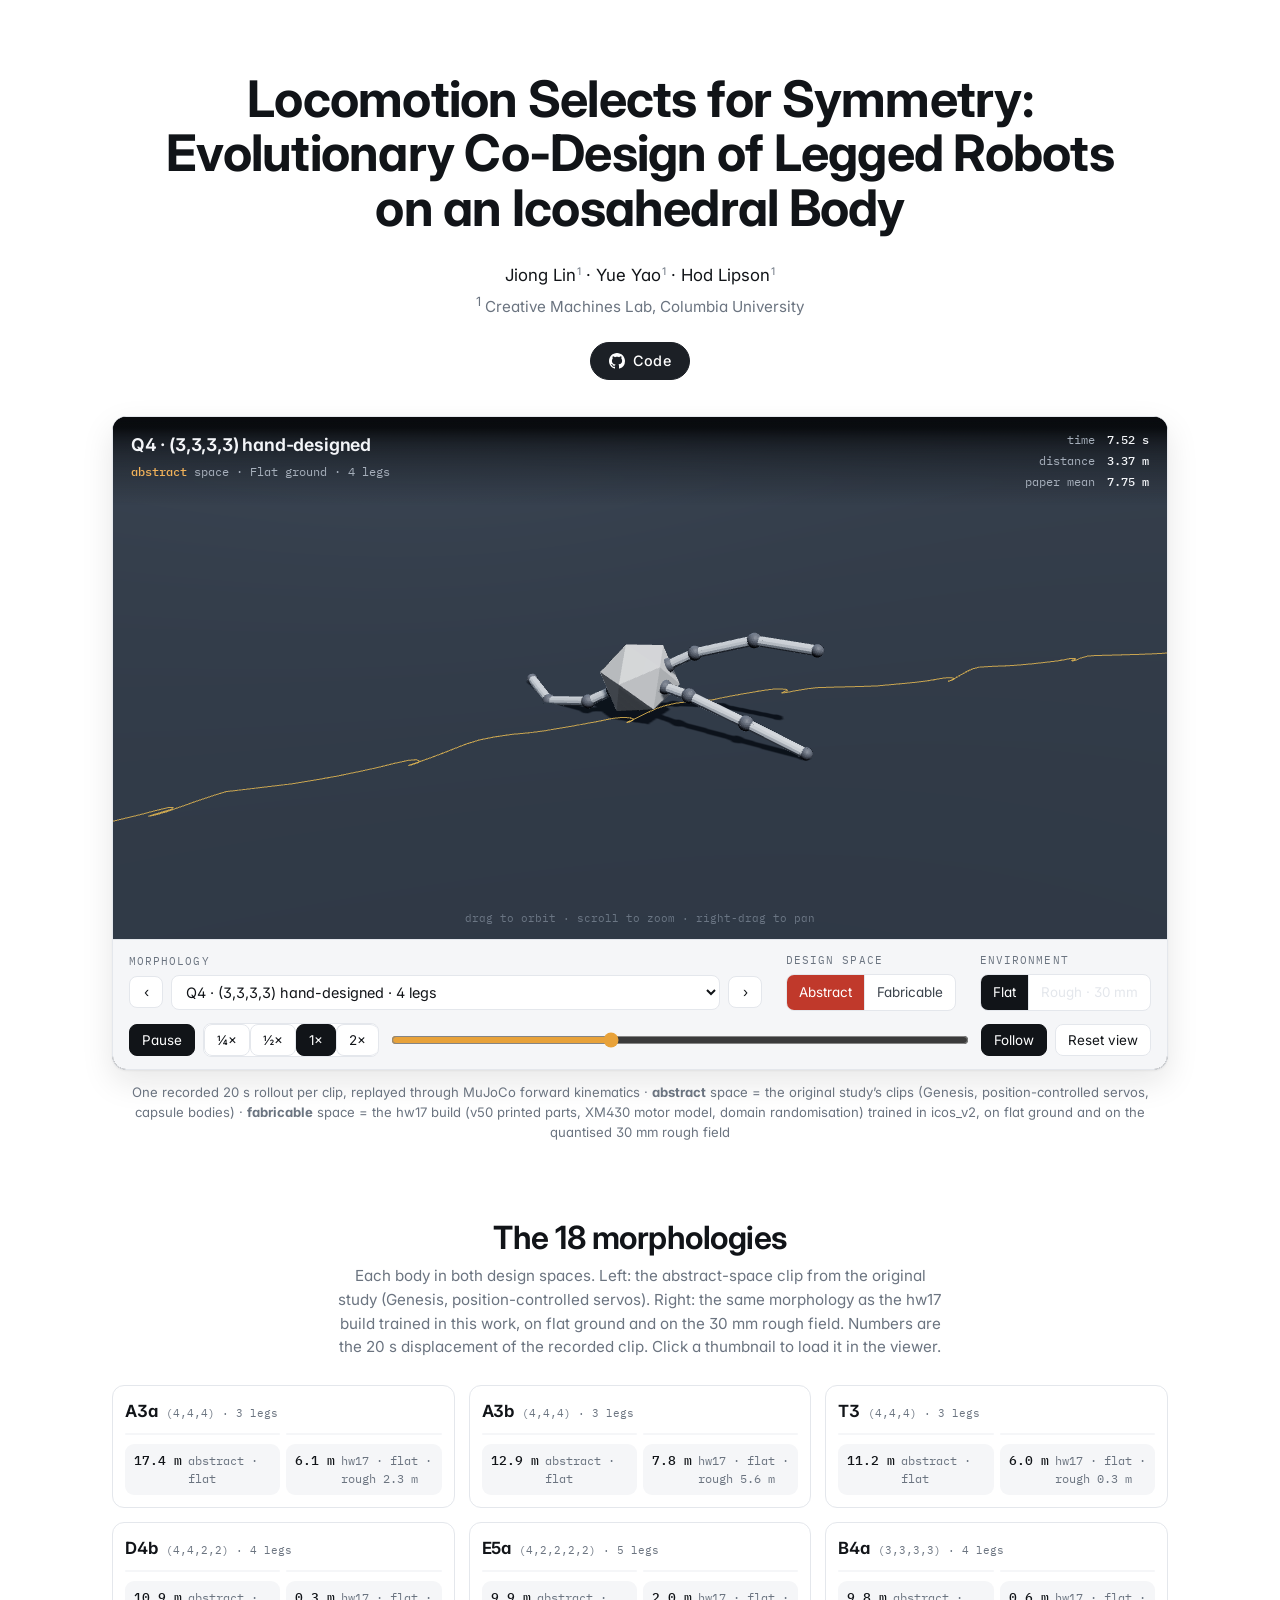
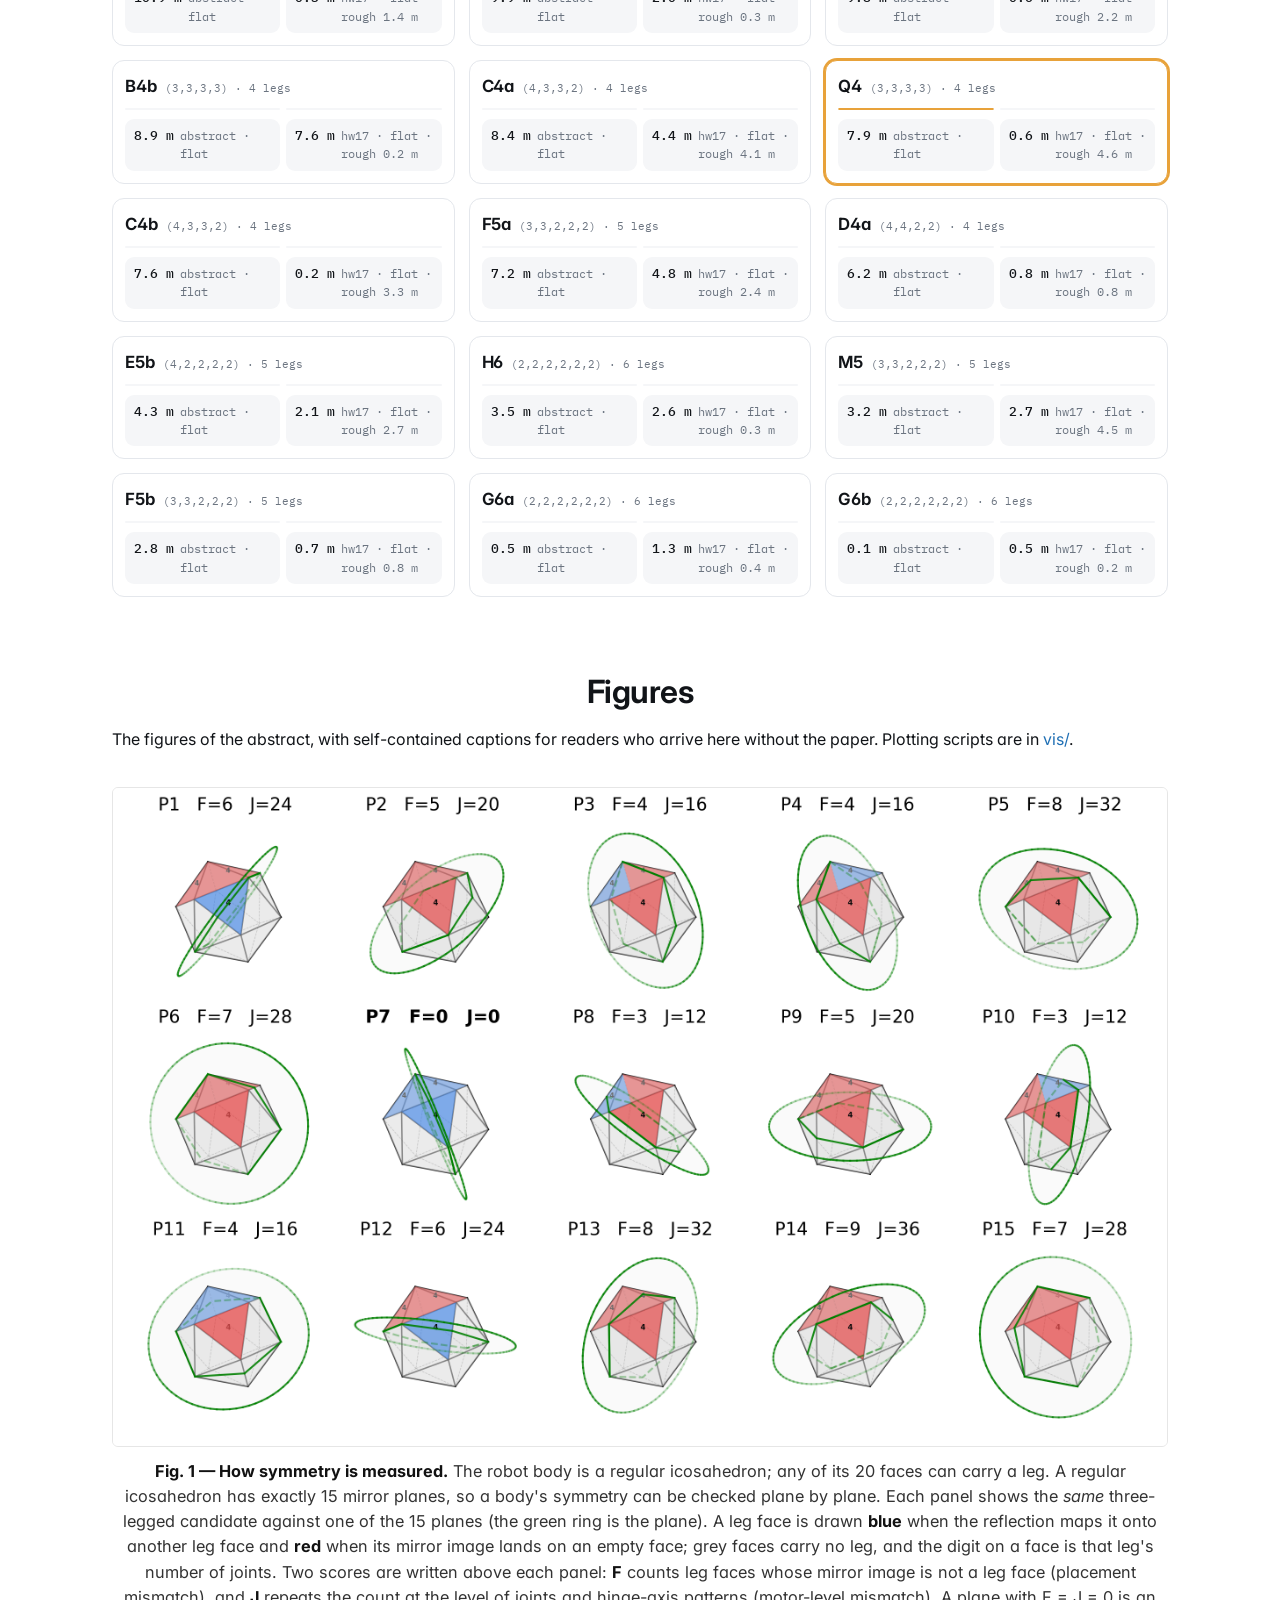
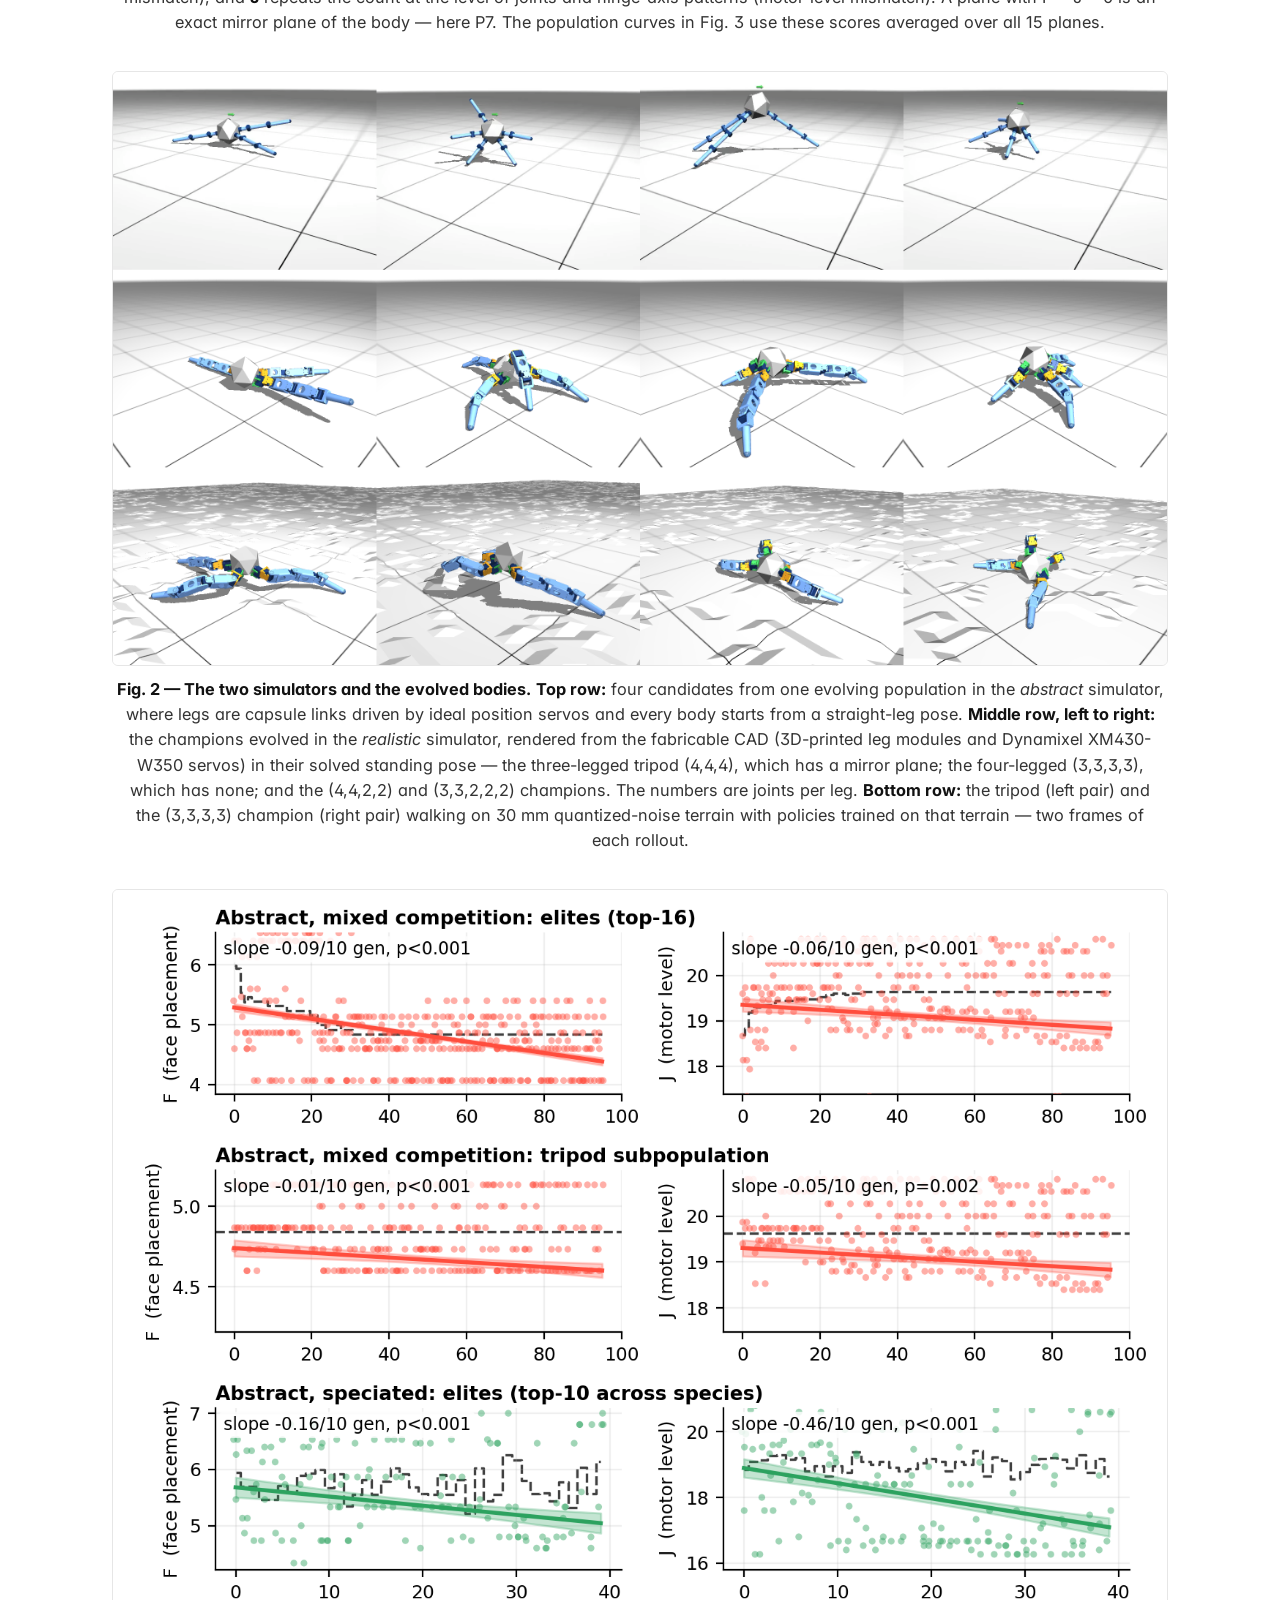
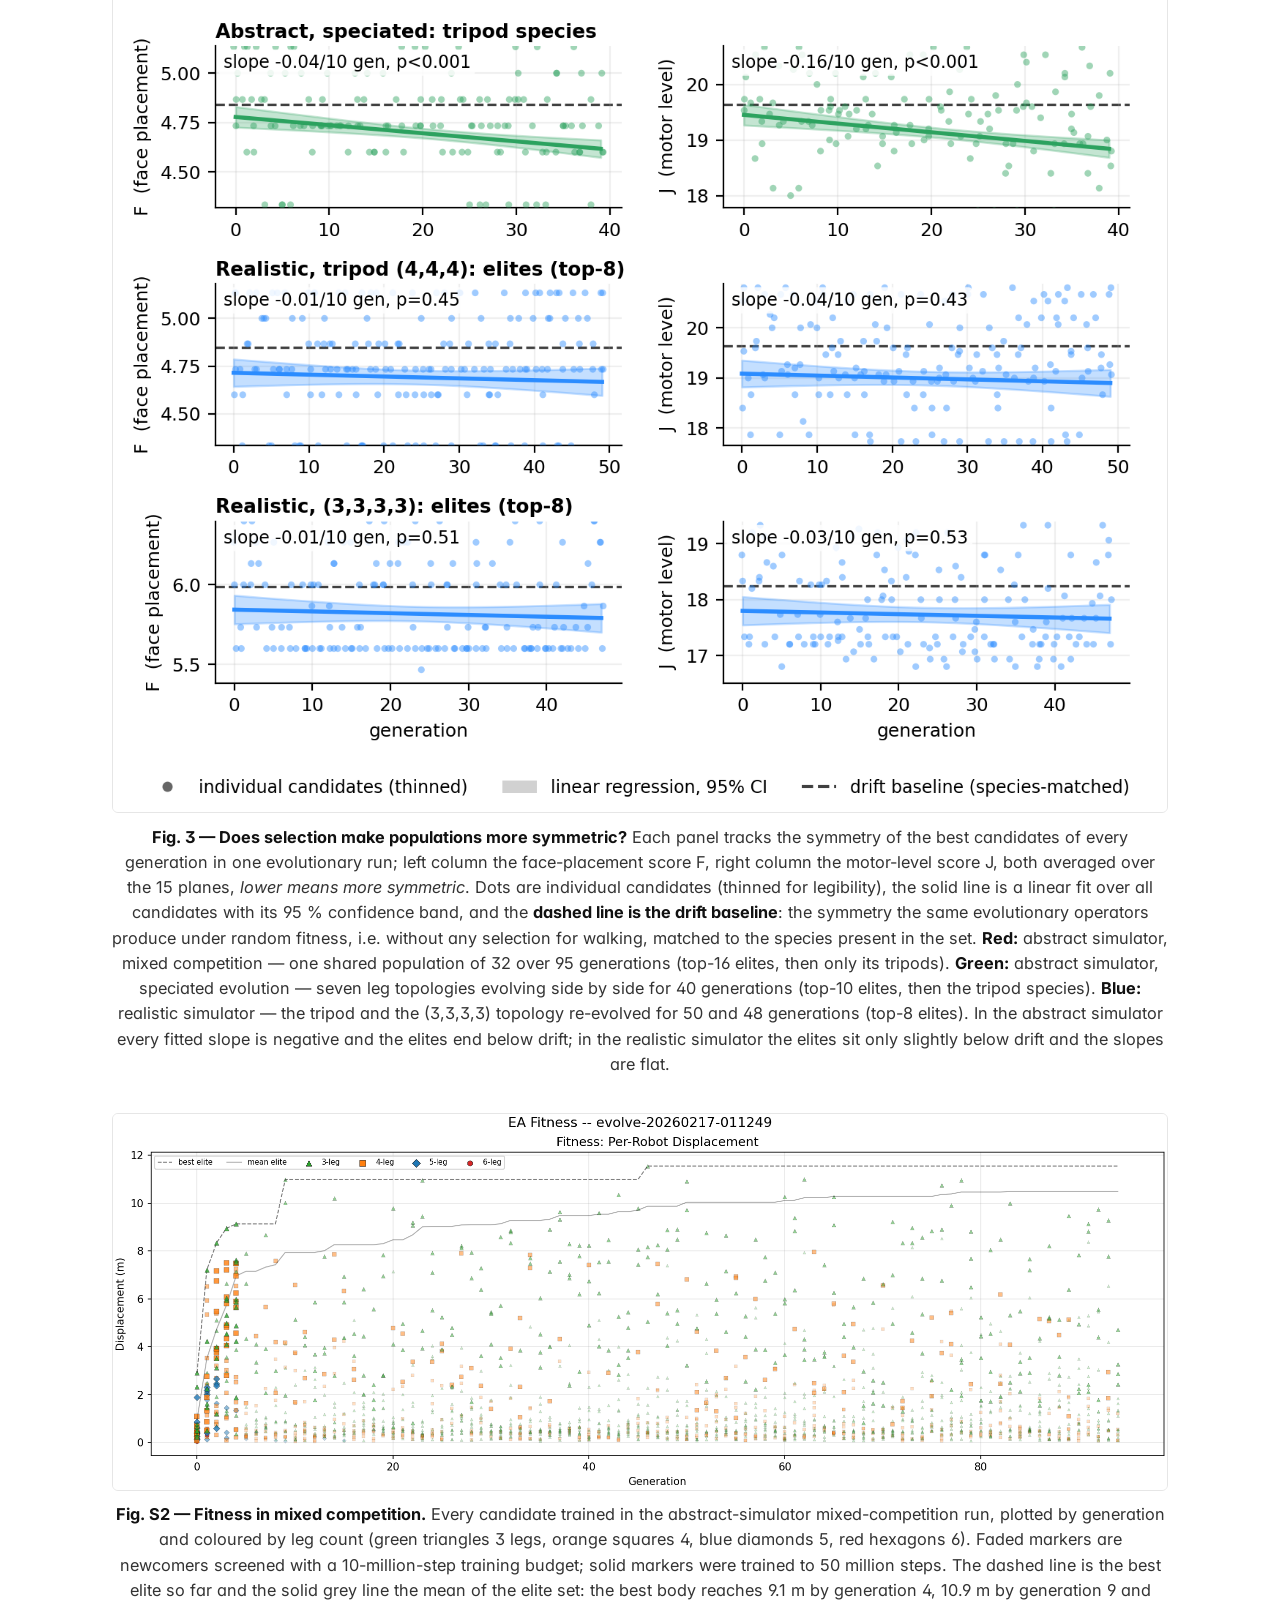
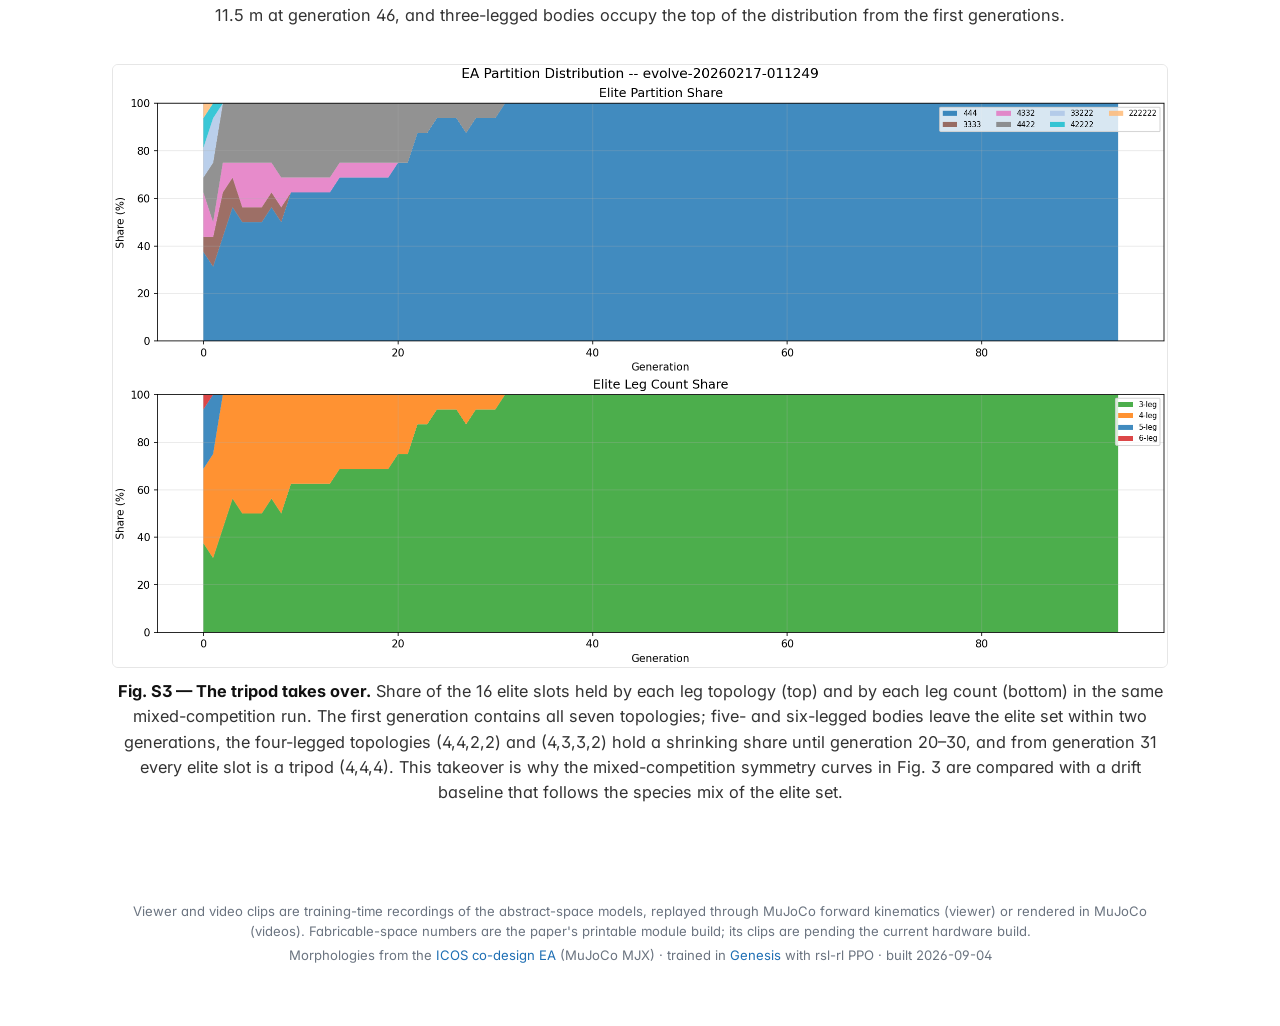
<file: index.html>
<!doctype html>
<html lang="en">
<head>
<meta charset="utf-8">
<meta name="viewport" content="width=device-width, initial-scale=1">
<title>Locomotion Selects for Symmetry — ICOS co-design</title>
<meta name="description" content="18 morphologies of a modular icosahedral robot, trained in an abstract and a fabricable simulator: the rankings are uncorrelated. Interactive 3D trajectories, figures and data.">
<meta property="og:title" content="Co-Design Rankings Do Not Survive Realization">
<meta property="og:description" content="An 18-morphology, 4-environment study on a modular icosahedral legged robot">
<link rel="preconnect" href="https://fonts.googleapis.com">
<link rel="stylesheet" href="https://fonts.googleapis.com/css2?family=Inter:wght@400;450;500;600;650;700&family=IBM+Plex+Mono:wght@400;500&display=swap">
<link rel="stylesheet" href="site.css?v=d55cf146d2">
<script type="importmap">{"imports":{"three":"./vendor/three.module.js","three/addons/":"./vendor/addons/"}}</script>
</head>
<body>

<header class="top">
  <div class="wrap">
    <h1>Locomotion Selects for Symmetry:<br>Evolutionary Co-Design of Legged Robots on an Icosahedral Body</h1>
    <p class="authors"><a href="#">Jiong Lin<sup>1</sup></a> · <a href="https://yy3462-create.github.io/">Yue Yao<sup>1</sup></a> · <a href="#">Hod Lipson<sup>1</sup></a></p>
    <p class="affil"><sup>1</sup> Creative Machines Lab, Columbia University</p>
    <div class="actions">
      <a class="btn" href="https://github.com/jl6017/icos-codesign"><svg viewBox="0 0 16 16" aria-hidden="true"><path d="M8 0C3.58 0 0 3.58 0 8c0 3.54 2.29 6.53 5.47 7.59.4.07.55-.17.55-.38 0-.19-.01-.82-.01-1.49-2.01.37-2.53-.49-2.69-.94-.09-.23-.48-.94-.82-1.13-.28-.15-.68-.52-.01-.53.63-.01 1.08.58 1.23.82.72 1.21 1.87.87 2.33.66.07-.52.28-.87.51-1.07-1.78-.2-3.64-.89-3.64-3.95 0-.87.31-1.59.82-2.15-.08-.2-.36-1.02.08-2.12 0 0 .67-.21 2.2.82.64-.18 1.32-.27 2-.27.68 0 1.36.09 2 .27 1.53-1.04 2.2-.82 2.2-.82.44 1.1.16 1.92.08 2.12.51.56.82 1.27.82 2.15 0 3.07-1.87 3.75-3.65 3.95.29.25.54.73.54 1.48 0 1.07-.01 1.93-.01 2.2 0 .21.15.46.55.38A8.013 8.013 0 0 0 16 8c0-4.42-3.58-8-8-8z"/></svg>Code</a>
      </div>

    <div class="viewer-shell" id="viewer">
      <div id="viewport">
        <div class="hud"><div class="name" id="hud-name">—</div><div class="tag" id="hud-tag">loading…</div></div>
        <div class="readout">
          <span>time</span><b id="ro-time">0.00 s</b>
          <span>distance</span><b id="ro-disp">0.00 m</b>
          <span>paper mean</span><b id="ro-paper">—</b>
        </div>
        <div class="hint">drag to orbit · scroll to zoom · right-drag to pan</div>
        <div class="loading" id="loading">loading model…</div>
      </div>
      <div class="controls">
        <div class="group">
          <label class="small" for="morph">Morphology</label>
          <div class="transport">
            <button type="button" class="icon" id="prev" aria-label="Previous morphology">‹</button>
            <select class="morph" id="morph" aria-label="Morphology"></select>
            <button type="button" class="icon" id="next" aria-label="Next morphology">›</button>
          </div>
        </div>
        <div class="group">
          <span class="small">Design space</span>
          <div class="seg" role="group" aria-label="Design space">
            <button type="button" class="space-abs" data-space="abstract" aria-pressed="true">Abstract</button>
            <button type="button" class="space-fab" data-space="fabricable" aria-pressed="false">Fabricable</button>
          </div>
        </div>
        <div class="group">
          <span class="small">Environment</span>
          <div class="seg" role="group" aria-label="Environment" style="width: max-content" title="The abstract line was trained on flat ground only">
            <button type="button" data-env="flat" aria-pressed="true">Flat</button>
            <button type="button" data-env="rough30" aria-pressed="false">Rough · 30 mm</button>
          </div>
        </div>
        <div class="wide">
          <div class="transport">
            <button type="button" id="play" aria-pressed="true" aria-label="Play / pause">Pause</button>
            <div class="seg" role="group" aria-label="Playback speed">
              <button type="button" data-speed="0.25" aria-pressed="false">¼×</button>
              <button type="button" data-speed="0.5" aria-pressed="false">½×</button>
              <button type="button" data-speed="1" aria-pressed="true">1×</button>
              <button type="button" data-speed="2" aria-pressed="false">2×</button>
            </div>
          </div>
          <input type="range" id="scrub" min="0" max="1" step="0.001" value="0" aria-label="Scrub time">
          <div class="transport">
            <button type="button" id="follow" aria-pressed="true">Follow</button>
            <button type="button" id="reset">Reset view</button>
          </div>
        </div>
        <div class="note" id="viewer-note" style="grid-column: 1 / -1"></div>
      </div>
    </div>
    <p class="viewer-caption">One recorded 20&nbsp;s rollout per clip, replayed through MuJoCo forward kinematics · <b>abstract</b> space = the original study’s clips (Genesis, position-controlled servos, capsule bodies) · <b>fabricable</b> space = the hw17 build (v50 printed parts, XM430 motor model, domain randomisation) trained in icos_v2, on flat ground and on the quantised 30&nbsp;mm rough field</p>
  </div>
</header>

<section id="morphologies">
  <div class="wrap">
    <h2>The 18 morphologies</h2>
    <p class="sub">Each body in both design spaces. Left: the abstract-space clip from the original study (Genesis, position-controlled servos). Right: the same morphology as the hw17 build trained in this work, on flat ground and on the 30&nbsp;mm rough field. Numbers are the 20&nbsp;s displacement of the recorded clip. Click a thumbnail to load it in the viewer.</p>
    <div class="gallery" id="gallery">
<div class="card" data-morph="g0_444_0">
  <div class="lbl"><b>A3a</b><span class="sp">(4,4,4) · 3 legs</span></div>
  <div class="pairs">
    <button class="half abs" type="button" data-morph="g0_444_0" data-space="abstract" title="A3a, abstract space — load in the viewer">
      <span class="thumb"><img src="figs/thumbs/g0_444_0_abs.webp?v=d55cf146d2" alt="A3a, abstract space" width="640" height="480" loading="lazy" decoding="async"></span>
    </button>
    <button class="half fab" type="button" data-morph="g0_444_0" data-space="fabricable" title="A3a, hw17 build — load in the viewer">
      <span class="thumb"><img src="figs/thumbs/g0_444_0_fab.webp?v=d55cf146d2" alt="A3a, hw17 build" width="640" height="480" loading="lazy" decoding="async"></span>
    </button>
  </div>
  <div class="pairs stats">
    <span class="stat abs" title="abstract space (original study): 20 s displacement of the recorded clip on flat ground"><b>17.4 m</b><span>abstract · flat</span></span>
    <span class="stat fab" title="hw17 build (XM430 motor model, printed parts): 20 s displacement of the recorded clip on flat ground; rough = on the 30 mm field"><b>6.1 m</b><span>hw17 · flat · rough 2.3 m</span></span>
  </div>
</div>
<div class="card" data-morph="g0_444_1">
  <div class="lbl"><b>A3b</b><span class="sp">(4,4,4) · 3 legs</span></div>
  <div class="pairs">
    <button class="half abs" type="button" data-morph="g0_444_1" data-space="abstract" title="A3b, abstract space — load in the viewer">
      <span class="thumb"><img src="figs/thumbs/g0_444_1_abs.webp?v=d55cf146d2" alt="A3b, abstract space" width="640" height="480" loading="lazy" decoding="async"></span>
    </button>
    <button class="half fab" type="button" data-morph="g0_444_1" data-space="fabricable" title="A3b, hw17 build — load in the viewer">
      <span class="thumb"><img src="figs/thumbs/g0_444_1_fab.webp?v=d55cf146d2" alt="A3b, hw17 build" width="640" height="480" loading="lazy" decoding="async"></span>
    </button>
  </div>
  <div class="pairs stats">
    <span class="stat abs" title="abstract space (original study): 20 s displacement of the recorded clip on flat ground"><b>12.9 m</b><span>abstract · flat</span></span>
    <span class="stat fab" title="hw17 build (XM430 motor model, printed parts): 20 s displacement of the recorded clip on flat ground; rough = on the 30 mm field"><b>7.8 m</b><span>hw17 · flat · rough 5.6 m</span></span>
  </div>
</div>
<div class="card" data-morph="tripod">
  <div class="lbl"><b>T3</b><span class="sp">(4,4,4) · 3 legs</span></div>
  <div class="pairs">
    <button class="half abs" type="button" data-morph="tripod" data-space="abstract" title="T3, abstract space — load in the viewer">
      <span class="thumb"><img src="figs/thumbs/tripod_abs.webp?v=d55cf146d2" alt="T3, abstract space" width="640" height="480" loading="lazy" decoding="async"></span>
    </button>
    <button class="half fab" type="button" data-morph="tripod" data-space="fabricable" title="T3, hw17 build — load in the viewer">
      <span class="thumb"><img src="figs/thumbs/tripod_fab.webp?v=d55cf146d2" alt="T3, hw17 build" width="640" height="480" loading="lazy" decoding="async"></span>
    </button>
  </div>
  <div class="pairs stats">
    <span class="stat abs" title="abstract space (original study): 20 s displacement of the recorded clip on flat ground"><b>11.2 m</b><span>abstract · flat</span></span>
    <span class="stat fab" title="hw17 build (XM430 motor model, printed parts): 20 s displacement of the recorded clip on flat ground; rough = on the 30 mm field"><b>6.0 m</b><span>hw17 · flat · rough 0.3 m</span></span>
  </div>
</div>
<div class="card" data-morph="g0_4422_1">
  <div class="lbl"><b>D4b</b><span class="sp">(4,4,2,2) · 4 legs</span></div>
  <div class="pairs">
    <button class="half abs" type="button" data-morph="g0_4422_1" data-space="abstract" title="D4b, abstract space — load in the viewer">
      <span class="thumb"><img src="figs/thumbs/g0_4422_1_abs.webp?v=d55cf146d2" alt="D4b, abstract space" width="640" height="480" loading="lazy" decoding="async"></span>
    </button>
    <button class="half fab" type="button" data-morph="g0_4422_1" data-space="fabricable" title="D4b, hw17 build — load in the viewer">
      <span class="thumb"><img src="figs/thumbs/g0_4422_1_fab.webp?v=d55cf146d2" alt="D4b, hw17 build" width="640" height="480" loading="lazy" decoding="async"></span>
    </button>
  </div>
  <div class="pairs stats">
    <span class="stat abs" title="abstract space (original study): 20 s displacement of the recorded clip on flat ground"><b>10.9 m</b><span>abstract · flat</span></span>
    <span class="stat fab" title="hw17 build (XM430 motor model, printed parts): 20 s displacement of the recorded clip on flat ground; rough = on the 30 mm field"><b>0.3 m</b><span>hw17 · flat · rough 1.4 m</span></span>
  </div>
</div>
<div class="card" data-morph="g0_42222_0">
  <div class="lbl"><b>E5a</b><span class="sp">(4,2,2,2,2) · 5 legs</span></div>
  <div class="pairs">
    <button class="half abs" type="button" data-morph="g0_42222_0" data-space="abstract" title="E5a, abstract space — load in the viewer">
      <span class="thumb"><img src="figs/thumbs/g0_42222_0_abs.webp?v=d55cf146d2" alt="E5a, abstract space" width="640" height="480" loading="lazy" decoding="async"></span>
    </button>
    <button class="half fab" type="button" data-morph="g0_42222_0" data-space="fabricable" title="E5a, hw17 build — load in the viewer">
      <span class="thumb"><img src="figs/thumbs/g0_42222_0_fab.webp?v=d55cf146d2" alt="E5a, hw17 build" width="640" height="480" loading="lazy" decoding="async"></span>
    </button>
  </div>
  <div class="pairs stats">
    <span class="stat abs" title="abstract space (original study): 20 s displacement of the recorded clip on flat ground"><b>9.9 m</b><span>abstract · flat</span></span>
    <span class="stat fab" title="hw17 build (XM430 motor model, printed parts): 20 s displacement of the recorded clip on flat ground; rough = on the 30 mm field"><b>2.0 m</b><span>hw17 · flat · rough 0.3 m</span></span>
  </div>
</div>
<div class="card" data-morph="g0_3333_0">
  <div class="lbl"><b>B4a</b><span class="sp">(3,3,3,3) · 4 legs</span></div>
  <div class="pairs">
    <button class="half abs" type="button" data-morph="g0_3333_0" data-space="abstract" title="B4a, abstract space — load in the viewer">
      <span class="thumb"><img src="figs/thumbs/g0_3333_0_abs.webp?v=d55cf146d2" alt="B4a, abstract space" width="640" height="480" loading="lazy" decoding="async"></span>
    </button>
    <button class="half fab" type="button" data-morph="g0_3333_0" data-space="fabricable" title="B4a, hw17 build — load in the viewer">
      <span class="thumb"><img src="figs/thumbs/g0_3333_0_fab.webp?v=d55cf146d2" alt="B4a, hw17 build" width="640" height="480" loading="lazy" decoding="async"></span>
    </button>
  </div>
  <div class="pairs stats">
    <span class="stat abs" title="abstract space (original study): 20 s displacement of the recorded clip on flat ground"><b>9.8 m</b><span>abstract · flat</span></span>
    <span class="stat fab" title="hw17 build (XM430 motor model, printed parts): 20 s displacement of the recorded clip on flat ground; rough = on the 30 mm field"><b>0.6 m</b><span>hw17 · flat · rough 2.2 m</span></span>
  </div>
</div>
<div class="card" data-morph="g0_3333_1">
  <div class="lbl"><b>B4b</b><span class="sp">(3,3,3,3) · 4 legs</span></div>
  <div class="pairs">
    <button class="half abs" type="button" data-morph="g0_3333_1" data-space="abstract" title="B4b, abstract space — load in the viewer">
      <span class="thumb"><img src="figs/thumbs/g0_3333_1_abs.webp?v=d55cf146d2" alt="B4b, abstract space" width="640" height="480" loading="lazy" decoding="async"></span>
    </button>
    <button class="half fab" type="button" data-morph="g0_3333_1" data-space="fabricable" title="B4b, hw17 build — load in the viewer">
      <span class="thumb"><img src="figs/thumbs/g0_3333_1_fab.webp?v=d55cf146d2" alt="B4b, hw17 build" width="640" height="480" loading="lazy" decoding="async"></span>
    </button>
  </div>
  <div class="pairs stats">
    <span class="stat abs" title="abstract space (original study): 20 s displacement of the recorded clip on flat ground"><b>8.9 m</b><span>abstract · flat</span></span>
    <span class="stat fab" title="hw17 build (XM430 motor model, printed parts): 20 s displacement of the recorded clip on flat ground; rough = on the 30 mm field"><b>7.6 m</b><span>hw17 · flat · rough 0.2 m</span></span>
  </div>
</div>
<div class="card" data-morph="g0_4332_0">
  <div class="lbl"><b>C4a</b><span class="sp">(4,3,3,2) · 4 legs</span></div>
  <div class="pairs">
    <button class="half abs" type="button" data-morph="g0_4332_0" data-space="abstract" title="C4a, abstract space — load in the viewer">
      <span class="thumb"><img src="figs/thumbs/g0_4332_0_abs.webp?v=d55cf146d2" alt="C4a, abstract space" width="640" height="480" loading="lazy" decoding="async"></span>
    </button>
    <button class="half fab" type="button" data-morph="g0_4332_0" data-space="fabricable" title="C4a, hw17 build — load in the viewer">
      <span class="thumb"><img src="figs/thumbs/g0_4332_0_fab.webp?v=d55cf146d2" alt="C4a, hw17 build" width="640" height="480" loading="lazy" decoding="async"></span>
    </button>
  </div>
  <div class="pairs stats">
    <span class="stat abs" title="abstract space (original study): 20 s displacement of the recorded clip on flat ground"><b>8.4 m</b><span>abstract · flat</span></span>
    <span class="stat fab" title="hw17 build (XM430 motor model, printed parts): 20 s displacement of the recorded clip on flat ground; rough = on the 30 mm field"><b>4.4 m</b><span>hw17 · flat · rough 4.1 m</span></span>
  </div>
</div>
<div class="card" data-morph="quadruped">
  <div class="lbl"><b>Q4</b><span class="sp">(3,3,3,3) · 4 legs</span></div>
  <div class="pairs">
    <button class="half abs" type="button" data-morph="quadruped" data-space="abstract" title="Q4, abstract space — load in the viewer">
      <span class="thumb"><img src="figs/thumbs/quadruped_abs.webp?v=d55cf146d2" alt="Q4, abstract space" width="640" height="480" loading="lazy" decoding="async"></span>
    </button>
    <button class="half fab" type="button" data-morph="quadruped" data-space="fabricable" title="Q4, hw17 build — load in the viewer">
      <span class="thumb"><img src="figs/thumbs/quadruped_fab.webp?v=d55cf146d2" alt="Q4, hw17 build" width="640" height="480" loading="lazy" decoding="async"></span>
    </button>
  </div>
  <div class="pairs stats">
    <span class="stat abs" title="abstract space (original study): 20 s displacement of the recorded clip on flat ground"><b>7.9 m</b><span>abstract · flat</span></span>
    <span class="stat fab" title="hw17 build (XM430 motor model, printed parts): 20 s displacement of the recorded clip on flat ground; rough = on the 30 mm field"><b>0.6 m</b><span>hw17 · flat · rough 4.6 m</span></span>
  </div>
</div>
<div class="card" data-morph="g0_4332_1">
  <div class="lbl"><b>C4b</b><span class="sp">(4,3,3,2) · 4 legs</span></div>
  <div class="pairs">
    <button class="half abs" type="button" data-morph="g0_4332_1" data-space="abstract" title="C4b, abstract space — load in the viewer">
      <span class="thumb"><img src="figs/thumbs/g0_4332_1_abs.webp?v=d55cf146d2" alt="C4b, abstract space" width="640" height="480" loading="lazy" decoding="async"></span>
    </button>
    <button class="half fab" type="button" data-morph="g0_4332_1" data-space="fabricable" title="C4b, hw17 build — load in the viewer">
      <span class="thumb"><img src="figs/thumbs/g0_4332_1_fab.webp?v=d55cf146d2" alt="C4b, hw17 build" width="640" height="480" loading="lazy" decoding="async"></span>
    </button>
  </div>
  <div class="pairs stats">
    <span class="stat abs" title="abstract space (original study): 20 s displacement of the recorded clip on flat ground"><b>7.6 m</b><span>abstract · flat</span></span>
    <span class="stat fab" title="hw17 build (XM430 motor model, printed parts): 20 s displacement of the recorded clip on flat ground; rough = on the 30 mm field"><b>0.2 m</b><span>hw17 · flat · rough 3.3 m</span></span>
  </div>
</div>
<div class="card" data-morph="g0_33222_0">
  <div class="lbl"><b>F5a</b><span class="sp">(3,3,2,2,2) · 5 legs</span></div>
  <div class="pairs">
    <button class="half abs" type="button" data-morph="g0_33222_0" data-space="abstract" title="F5a, abstract space — load in the viewer">
      <span class="thumb"><img src="figs/thumbs/g0_33222_0_abs.webp?v=d55cf146d2" alt="F5a, abstract space" width="640" height="480" loading="lazy" decoding="async"></span>
    </button>
    <button class="half fab" type="button" data-morph="g0_33222_0" data-space="fabricable" title="F5a, hw17 build — load in the viewer">
      <span class="thumb"><img src="figs/thumbs/g0_33222_0_fab.webp?v=d55cf146d2" alt="F5a, hw17 build" width="640" height="480" loading="lazy" decoding="async"></span>
    </button>
  </div>
  <div class="pairs stats">
    <span class="stat abs" title="abstract space (original study): 20 s displacement of the recorded clip on flat ground"><b>7.2 m</b><span>abstract · flat</span></span>
    <span class="stat fab" title="hw17 build (XM430 motor model, printed parts): 20 s displacement of the recorded clip on flat ground; rough = on the 30 mm field"><b>4.8 m</b><span>hw17 · flat · rough 2.4 m</span></span>
  </div>
</div>
<div class="card" data-morph="g0_4422_0">
  <div class="lbl"><b>D4a</b><span class="sp">(4,4,2,2) · 4 legs</span></div>
  <div class="pairs">
    <button class="half abs" type="button" data-morph="g0_4422_0" data-space="abstract" title="D4a, abstract space — load in the viewer">
      <span class="thumb"><img src="figs/thumbs/g0_4422_0_abs.webp?v=d55cf146d2" alt="D4a, abstract space" width="640" height="480" loading="lazy" decoding="async"></span>
    </button>
    <button class="half fab" type="button" data-morph="g0_4422_0" data-space="fabricable" title="D4a, hw17 build — load in the viewer">
      <span class="thumb"><img src="figs/thumbs/g0_4422_0_fab.webp?v=d55cf146d2" alt="D4a, hw17 build" width="640" height="480" loading="lazy" decoding="async"></span>
    </button>
  </div>
  <div class="pairs stats">
    <span class="stat abs" title="abstract space (original study): 20 s displacement of the recorded clip on flat ground"><b>6.2 m</b><span>abstract · flat</span></span>
    <span class="stat fab" title="hw17 build (XM430 motor model, printed parts): 20 s displacement of the recorded clip on flat ground; rough = on the 30 mm field"><b>0.8 m</b><span>hw17 · flat · rough 0.8 m</span></span>
  </div>
</div>
<div class="card" data-morph="g0_42222_1">
  <div class="lbl"><b>E5b</b><span class="sp">(4,2,2,2,2) · 5 legs</span></div>
  <div class="pairs">
    <button class="half abs" type="button" data-morph="g0_42222_1" data-space="abstract" title="E5b, abstract space — load in the viewer">
      <span class="thumb"><img src="figs/thumbs/g0_42222_1_abs.webp?v=d55cf146d2" alt="E5b, abstract space" width="640" height="480" loading="lazy" decoding="async"></span>
    </button>
    <button class="half fab" type="button" data-morph="g0_42222_1" data-space="fabricable" title="E5b, hw17 build — load in the viewer">
      <span class="thumb"><img src="figs/thumbs/g0_42222_1_fab.webp?v=d55cf146d2" alt="E5b, hw17 build" width="640" height="480" loading="lazy" decoding="async"></span>
    </button>
  </div>
  <div class="pairs stats">
    <span class="stat abs" title="abstract space (original study): 20 s displacement of the recorded clip on flat ground"><b>4.3 m</b><span>abstract · flat</span></span>
    <span class="stat fab" title="hw17 build (XM430 motor model, printed parts): 20 s displacement of the recorded clip on flat ground; rough = on the 30 mm field"><b>2.1 m</b><span>hw17 · flat · rough 2.7 m</span></span>
  </div>
</div>
<div class="card" data-morph="hexapod">
  <div class="lbl"><b>H6</b><span class="sp">(2,2,2,2,2,2) · 6 legs</span></div>
  <div class="pairs">
    <button class="half abs" type="button" data-morph="hexapod" data-space="abstract" title="H6, abstract space — load in the viewer">
      <span class="thumb"><img src="figs/thumbs/hexapod_abs.webp?v=d55cf146d2" alt="H6, abstract space" width="640" height="480" loading="lazy" decoding="async"></span>
    </button>
    <button class="half fab" type="button" data-morph="hexapod" data-space="fabricable" title="H6, hw17 build — load in the viewer">
      <span class="thumb"><img src="figs/thumbs/hexapod_fab.webp?v=d55cf146d2" alt="H6, hw17 build" width="640" height="480" loading="lazy" decoding="async"></span>
    </button>
  </div>
  <div class="pairs stats">
    <span class="stat abs" title="abstract space (original study): 20 s displacement of the recorded clip on flat ground"><b>3.5 m</b><span>abstract · flat</span></span>
    <span class="stat fab" title="hw17 build (XM430 motor model, printed parts): 20 s displacement of the recorded clip on flat ground; rough = on the 30 mm field"><b>2.6 m</b><span>hw17 · flat · rough 0.3 m</span></span>
  </div>
</div>
<div class="card" data-morph="mixed">
  <div class="lbl"><b>M5</b><span class="sp">(3,3,2,2,2) · 5 legs</span></div>
  <div class="pairs">
    <button class="half abs" type="button" data-morph="mixed" data-space="abstract" title="M5, abstract space — load in the viewer">
      <span class="thumb"><img src="figs/thumbs/mixed_abs.webp?v=d55cf146d2" alt="M5, abstract space" width="640" height="480" loading="lazy" decoding="async"></span>
    </button>
    <button class="half fab" type="button" data-morph="mixed" data-space="fabricable" title="M5, hw17 build — load in the viewer">
      <span class="thumb"><img src="figs/thumbs/mixed_fab.webp?v=d55cf146d2" alt="M5, hw17 build" width="640" height="480" loading="lazy" decoding="async"></span>
    </button>
  </div>
  <div class="pairs stats">
    <span class="stat abs" title="abstract space (original study): 20 s displacement of the recorded clip on flat ground"><b>3.2 m</b><span>abstract · flat</span></span>
    <span class="stat fab" title="hw17 build (XM430 motor model, printed parts): 20 s displacement of the recorded clip on flat ground; rough = on the 30 mm field"><b>2.7 m</b><span>hw17 · flat · rough 4.5 m</span></span>
  </div>
</div>
<div class="card" data-morph="g0_33222_1">
  <div class="lbl"><b>F5b</b><span class="sp">(3,3,2,2,2) · 5 legs</span></div>
  <div class="pairs">
    <button class="half abs" type="button" data-morph="g0_33222_1" data-space="abstract" title="F5b, abstract space — load in the viewer">
      <span class="thumb"><img src="figs/thumbs/g0_33222_1_abs.webp?v=d55cf146d2" alt="F5b, abstract space" width="640" height="480" loading="lazy" decoding="async"></span>
    </button>
    <button class="half fab" type="button" data-morph="g0_33222_1" data-space="fabricable" title="F5b, hw17 build — load in the viewer">
      <span class="thumb"><img src="figs/thumbs/g0_33222_1_fab.webp?v=d55cf146d2" alt="F5b, hw17 build" width="640" height="480" loading="lazy" decoding="async"></span>
    </button>
  </div>
  <div class="pairs stats">
    <span class="stat abs" title="abstract space (original study): 20 s displacement of the recorded clip on flat ground"><b>2.8 m</b><span>abstract · flat</span></span>
    <span class="stat fab" title="hw17 build (XM430 motor model, printed parts): 20 s displacement of the recorded clip on flat ground; rough = on the 30 mm field"><b>0.7 m</b><span>hw17 · flat · rough 0.8 m</span></span>
  </div>
</div>
<div class="card" data-morph="g0_222222_0">
  <div class="lbl"><b>G6a</b><span class="sp">(2,2,2,2,2,2) · 6 legs</span></div>
  <div class="pairs">
    <button class="half abs" type="button" data-morph="g0_222222_0" data-space="abstract" title="G6a, abstract space — load in the viewer">
      <span class="thumb"><img src="figs/thumbs/g0_222222_0_abs.webp?v=d55cf146d2" alt="G6a, abstract space" width="640" height="480" loading="lazy" decoding="async"></span>
    </button>
    <button class="half fab" type="button" data-morph="g0_222222_0" data-space="fabricable" title="G6a, hw17 build — load in the viewer">
      <span class="thumb"><img src="figs/thumbs/g0_222222_0_fab.webp?v=d55cf146d2" alt="G6a, hw17 build" width="640" height="480" loading="lazy" decoding="async"></span>
    </button>
  </div>
  <div class="pairs stats">
    <span class="stat abs" title="abstract space (original study): 20 s displacement of the recorded clip on flat ground"><b>0.5 m</b><span>abstract · flat</span></span>
    <span class="stat fab" title="hw17 build (XM430 motor model, printed parts): 20 s displacement of the recorded clip on flat ground; rough = on the 30 mm field"><b>1.3 m</b><span>hw17 · flat · rough 0.4 m</span></span>
  </div>
</div>
<div class="card" data-morph="g0_222222_1">
  <div class="lbl"><b>G6b</b><span class="sp">(2,2,2,2,2,2) · 6 legs</span></div>
  <div class="pairs">
    <button class="half abs" type="button" data-morph="g0_222222_1" data-space="abstract" title="G6b, abstract space — load in the viewer">
      <span class="thumb"><img src="figs/thumbs/g0_222222_1_abs.webp?v=d55cf146d2" alt="G6b, abstract space" width="640" height="480" loading="lazy" decoding="async"></span>
    </button>
    <button class="half fab" type="button" data-morph="g0_222222_1" data-space="fabricable" title="G6b, hw17 build — load in the viewer">
      <span class="thumb"><img src="figs/thumbs/g0_222222_1_fab.webp?v=d55cf146d2" alt="G6b, hw17 build" width="640" height="480" loading="lazy" decoding="async"></span>
    </button>
  </div>
  <div class="pairs stats">
    <span class="stat abs" title="abstract space (original study): 20 s displacement of the recorded clip on flat ground"><b>0.1 m</b><span>abstract · flat</span></span>
    <span class="stat fab" title="hw17 build (XM430 motor model, printed parts): 20 s displacement of the recorded clip on flat ground; rough = on the 30 mm field"><b>0.5 m</b><span>hw17 · flat · rough 0.2 m</span></span>
  </div>
</div>
    </div>
  </div>
</section>
<section id="paper-figures">
  <div class="wrap">
    <h2>Figures</h2>
    <p class="lede">The figures of the abstract, with self-contained captions for readers who arrive here without the paper. Plotting scripts are in <a href="https://github.com/jl6017/icos-codesign/tree/main/vis">vis/</a>.</p>
    <style>
      #paper-figures figure{margin:2.2rem 0}
      #paper-figures figure img{width:100%;border:1px solid #e6e6e6;border-radius:6px}
      #paper-figures figcaption{font-size:1.02rem;line-height:1.55;color:#333;margin-top:.7rem}
      #paper-figures figcaption b{color:#111}
    </style>
    <figure><img src="figures/symmetry_metric_planes.png" alt="The same tripod candidate against the 15 reflection planes of the icosahedron">
      <figcaption><b>Fig. 1 — How symmetry is measured.</b> The robot body is a regular icosahedron; any of its 20 faces can carry a leg. A regular icosahedron has exactly 15 mirror planes, so a body's symmetry can be checked plane by plane. Each panel shows the <em>same</em> three-legged candidate against one of the 15 planes (the green ring is the plane). A leg face is drawn <b>blue</b> when the reflection maps it onto another leg face and <b>red</b> when its mirror image lands on an empty face; grey faces carry no leg, and the digit on a face is that leg's number of joints. Two scores are written above each panel: <b>F</b> counts leg faces whose mirror image is not a leg face (placement mismatch), and <b>J</b> repeats the count at the level of joints and hinge-axis patterns (motor-level mismatch). A plane with F&nbsp;=&nbsp;J&nbsp;=&nbsp;0 is an exact mirror plane of the body — here P7. The population curves in Fig.&nbsp;3 use these scores averaged over all 15 planes.</figcaption></figure>
    <figure><img src="figures/bodies_merged_3x4.png" alt="Abstract-simulator candidates, realistic-simulator champions, and the champions walking on rough terrain">
      <figcaption><b>Fig. 2 — The two simulators and the evolved bodies.</b> <b>Top row:</b> four candidates from one evolving population in the <em>abstract</em> simulator, where legs are capsule links driven by ideal position servos and every body starts from a straight-leg pose. <b>Middle row, left to right:</b> the champions evolved in the <em>realistic</em> simulator, rendered from the fabricable CAD (3D-printed leg modules and Dynamixel XM430-W350 servos) in their solved standing pose — the three-legged tripod (4,4,4), which has a mirror plane; the four-legged (3,3,3,3), which has none; and the (4,4,2,2) and (3,3,2,2,2) champions. The numbers are joints per leg. <b>Bottom row:</b> the tripod (left pair) and the (3,3,3,3) champion (right pair) walking on 30&nbsp;mm quantized-noise terrain with policies trained on that terrain — two frames of each rollout.</figcaption></figure>
    <figure><img src="figures/drift_merged_6x2.png" alt="Symmetry of the elites per generation in six evolutionary runs, against drift baselines">
      <figcaption><b>Fig. 3 — Does selection make populations more symmetric?</b> Each panel tracks the symmetry of the best candidates of every generation in one evolutionary run; left column the face-placement score F, right column the motor-level score J, both averaged over the 15 planes, <em>lower means more symmetric</em>. Dots are individual candidates (thinned for legibility), the solid line is a linear fit over all candidates with its 95&nbsp;% confidence band, and the <b>dashed line is the drift baseline</b>: the symmetry the same evolutionary operators produce under random fitness, i.e. without any selection for walking, matched to the species present in the set. <b>Red:</b> abstract simulator, mixed competition — one shared population of 32 over 95 generations (top-16 elites, then only its tripods). <b>Green:</b> abstract simulator, speciated evolution — seven leg topologies evolving side by side for 40 generations (top-10 elites, then the tripod species). <b>Blue:</b> realistic simulator — the tripod and the (3,3,3,3) topology re-evolved for 50 and 48 generations (top-8 elites). In the abstract simulator every fitted slope is negative and the elites end below drift; in the realistic simulator the elites sit only slightly below drift and the slopes are flat.</figcaption></figure>
    <figure><img src="figures/v6_ea_fitness.png" alt="Displacement of every trained candidate per generation in mixed competition">
      <figcaption><b>Fig. S2 — Fitness in mixed competition.</b> Every candidate trained in the abstract-simulator mixed-competition run, plotted by generation and coloured by leg count (green triangles 3 legs, orange squares 4, blue diamonds 5, red hexagons 6). Faded markers are newcomers screened with a 10-million-step training budget; solid markers were trained to 50 million steps. The dashed line is the best elite so far and the solid grey line the mean of the elite set: the best body reaches 9.1&nbsp;m by generation 4, 10.9&nbsp;m by generation 9 and 11.5&nbsp;m at generation 46, and three-legged bodies occupy the top of the distribution from the first generations.</figcaption></figure>
    <figure><img src="figures/v6_ea_partitions.png" alt="Share of elite slots per topology and per leg count over generations">
      <figcaption><b>Fig. S3 — The tripod takes over.</b> Share of the 16 elite slots held by each leg topology (top) and by each leg count (bottom) in the same mixed-competition run. The first generation contains all seven topologies; five- and six-legged bodies leave the elite set within two generations, the four-legged topologies (4,4,2,2) and (4,3,3,2) hold a shrinking share until generation 20–30, and from generation 31 every elite slot is a tripod (4,4,4). This takeover is why the mixed-competition symmetry curves in Fig.&nbsp;3 are compared with a drift baseline that follows the species mix of the elite set.</figcaption></figure>
  </div>
</section>

<footer>
  <div class="wrap">
    <p>Viewer and video clips are training-time recordings of the abstract-space models, replayed through MuJoCo forward kinematics (viewer) or rendered in MuJoCo (videos). Fabricable-space numbers are the paper's printable module build; its clips are pending the current hardware build.</p>
    <p>Morphologies from the <a href="https://github.com/jl6017/mujoco_playground">ICOS co-design EA</a> (MuJoCo MJX) · trained in <a href="https://github.com/Genesis-Embodied-AI/genesis-world">Genesis</a> with rsl-rl PPO · built 2026-09-04</p>
  </div>
</footer>

<script type="module" src="viewer.js?v=d55cf146d2"></script>
</body>
</html>
</file>
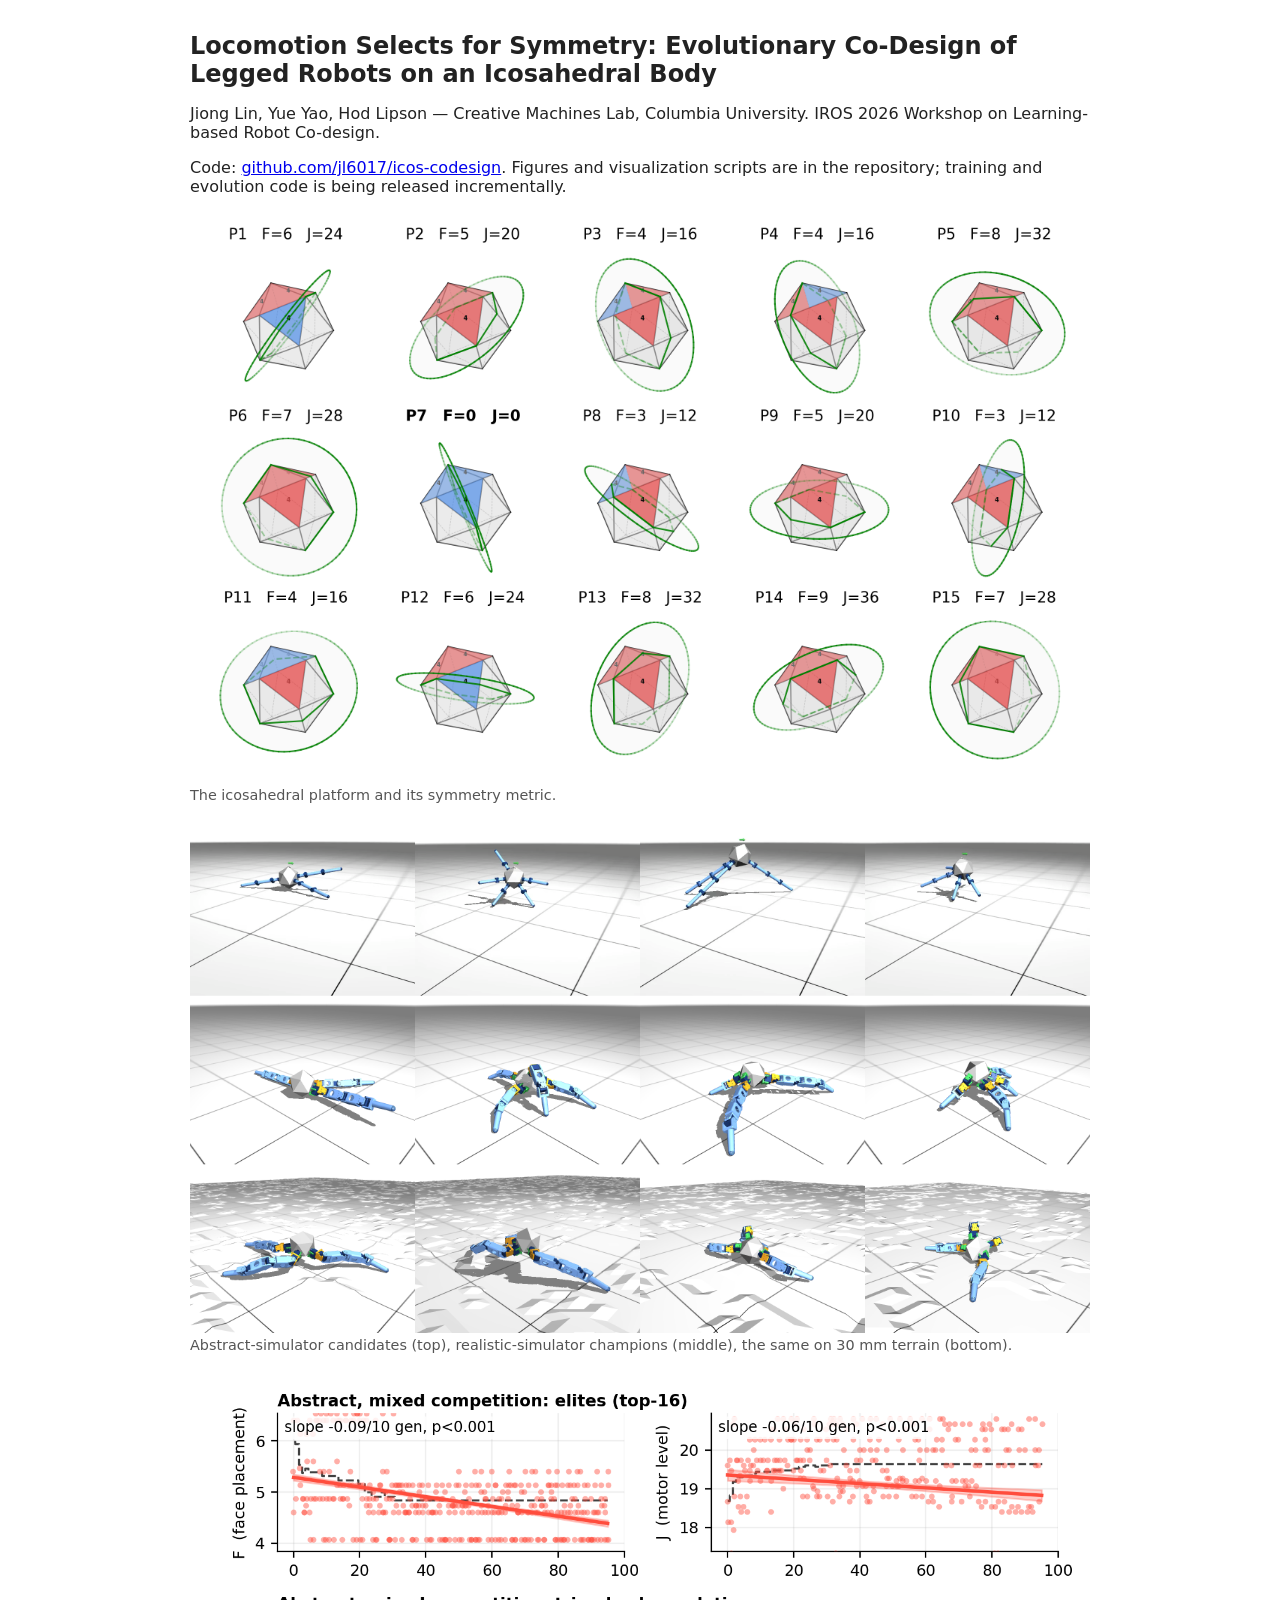
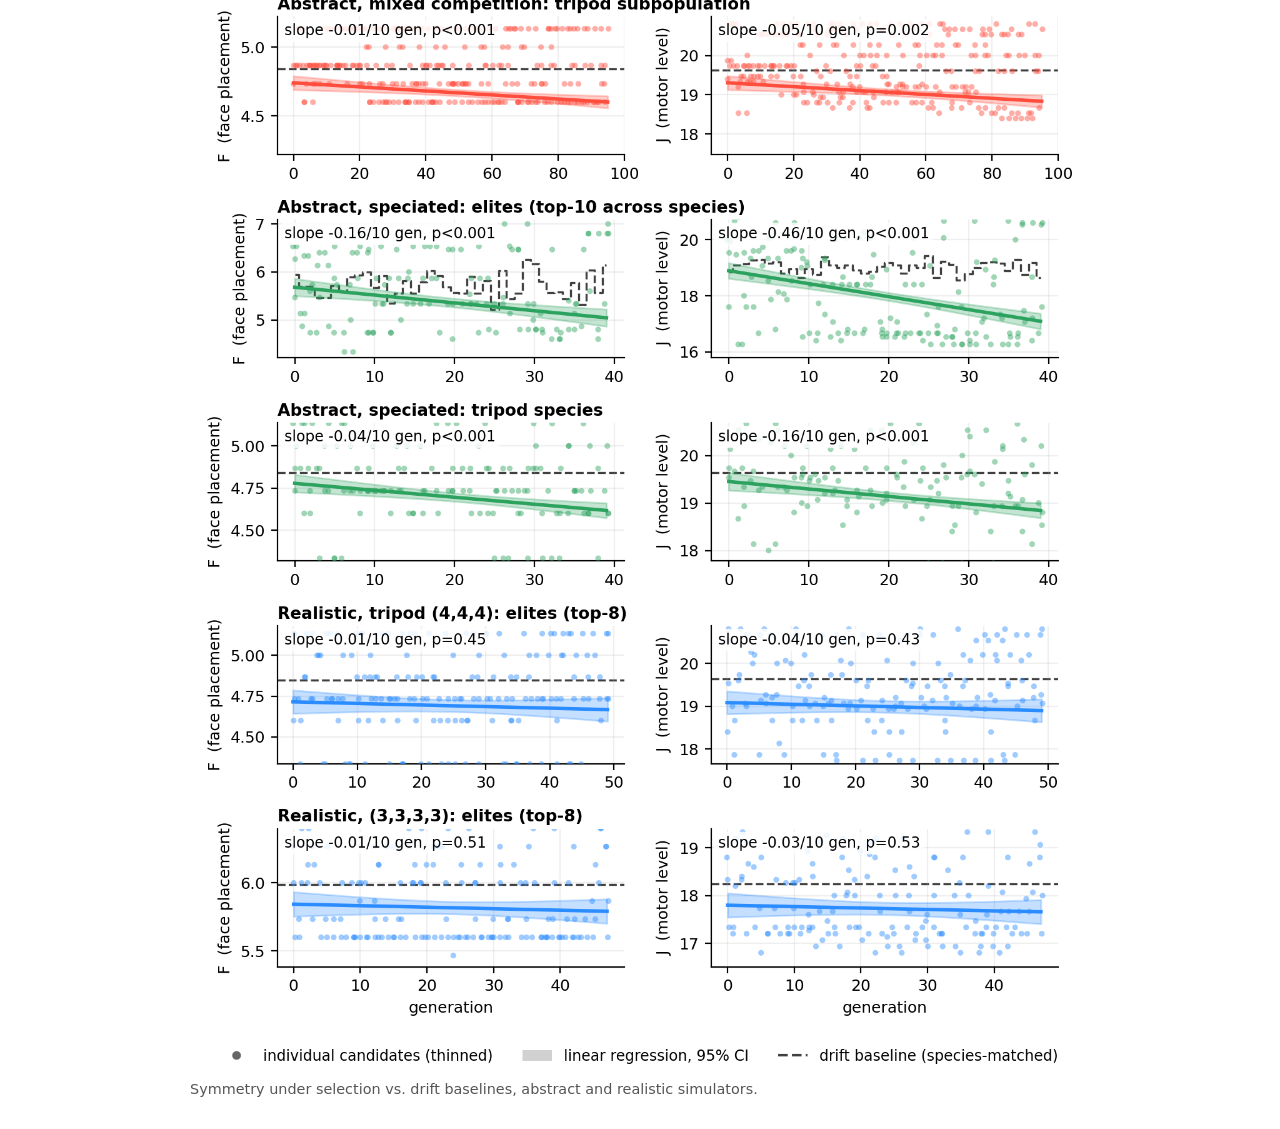
<file: docs/index.html>
<!doctype html><html lang="en"><head><meta charset="utf-8"><title>ICOS co-design</title>
<meta name="viewport" content="width=device-width,initial-scale=1">
<style>body{font-family:system-ui,sans-serif;max-width:900px;margin:2rem auto;padding:0 1rem;color:#222}img{max-width:100%}h1{font-size:1.5rem}figure{margin:1.5rem 0}figcaption{font-size:.9rem;color:#555}</style></head>
<body><h1>Locomotion Selects for Symmetry: Evolutionary Co-Design of Legged Robots on an Icosahedral Body</h1>
<p>Jiong Lin, Yue Yao, Hod Lipson — Creative Machines Lab, Columbia University. IROS 2026 Workshop on Learning-based Robot Co-design.</p>
<p>Code: <a href="https://github.com/jl6017/icos-codesign">github.com/jl6017/icos-codesign</a>. Figures and visualization scripts are in the repository; training and evolution code is being released incrementally.</p>
<figure><img src="../figures/symmetry_metric_planes.png" alt="15 reflection planes"><figcaption>The icosahedral platform and its symmetry metric.</figcaption></figure>
<figure><img src="../figures/bodies_merged_3x4.png" alt="bodies"><figcaption>Abstract-simulator candidates (top), realistic-simulator champions (middle), the same on 30 mm terrain (bottom).</figcaption></figure>
<figure><img src="../figures/drift_merged_6x2.png" alt="symmetry drift"><figcaption>Symmetry under selection vs. drift baselines, abstract and realistic simulators.</figcaption></figure>
</body></html>
</file>
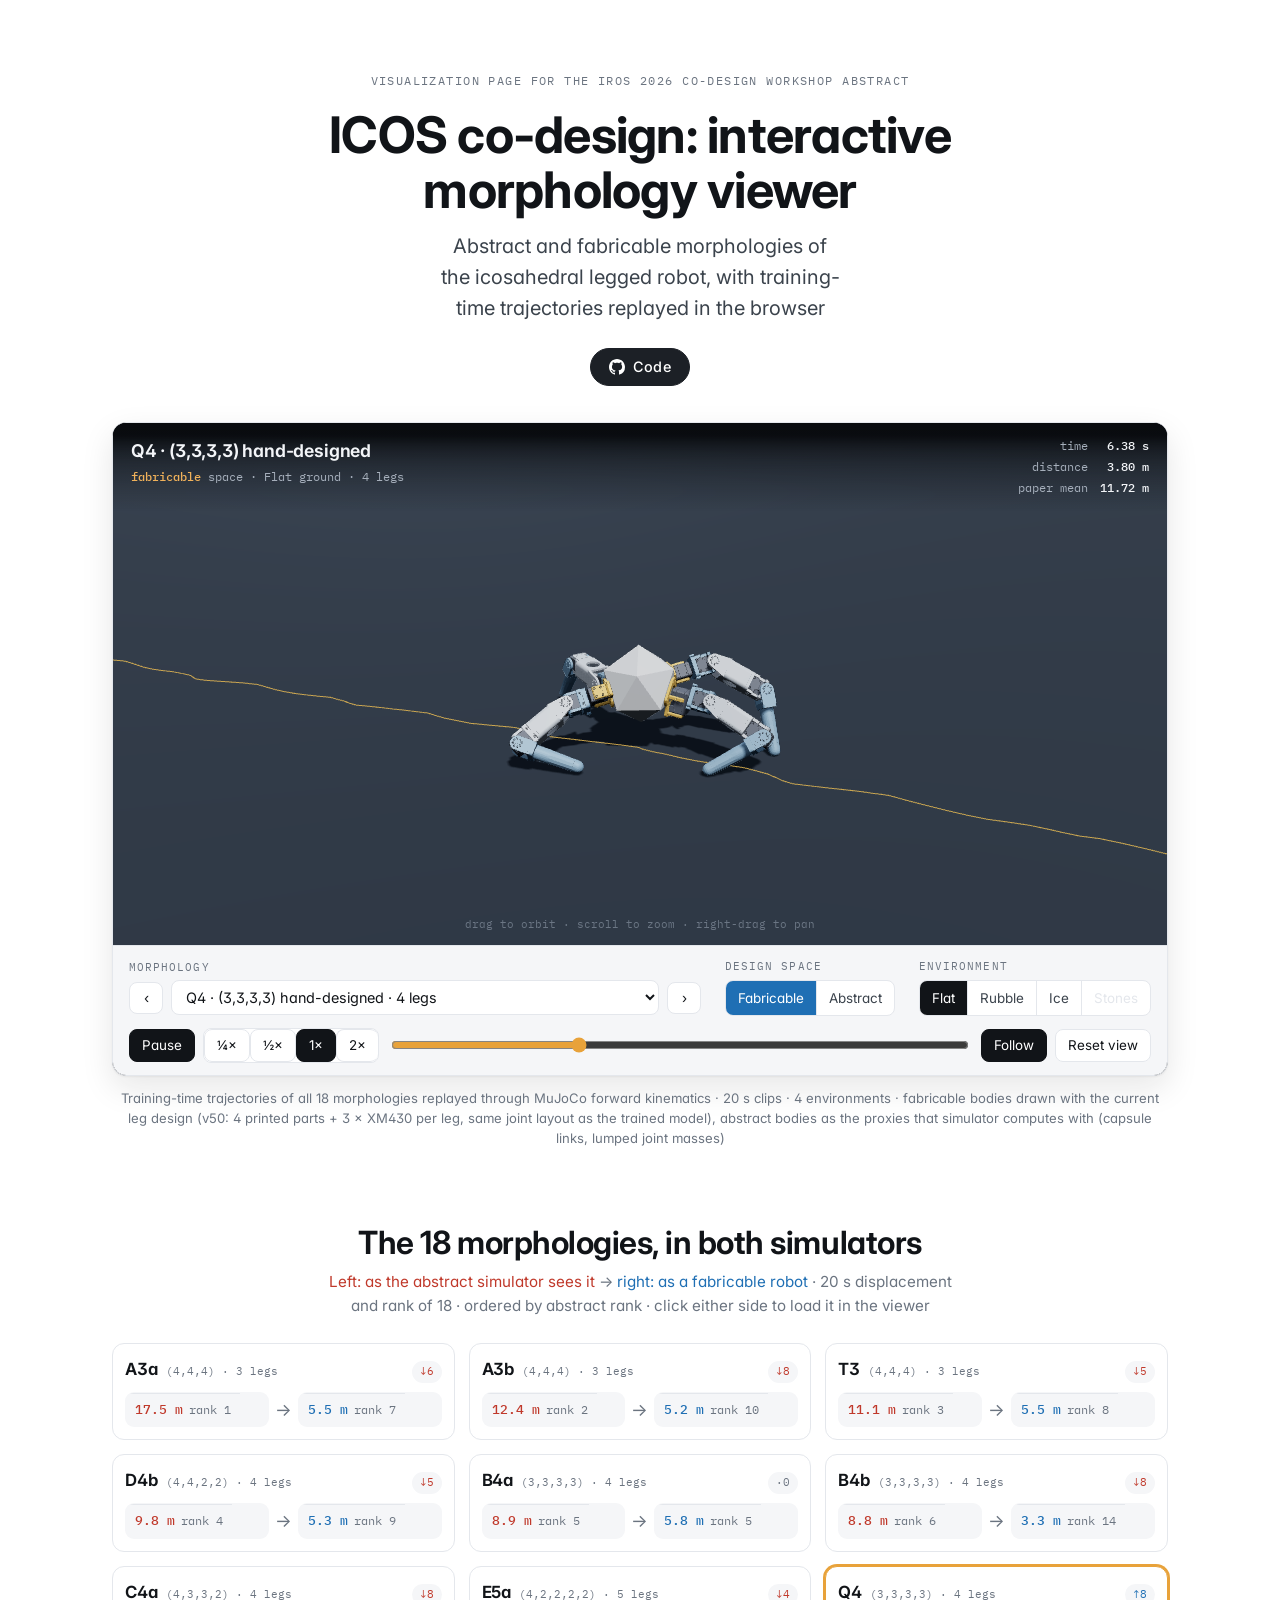
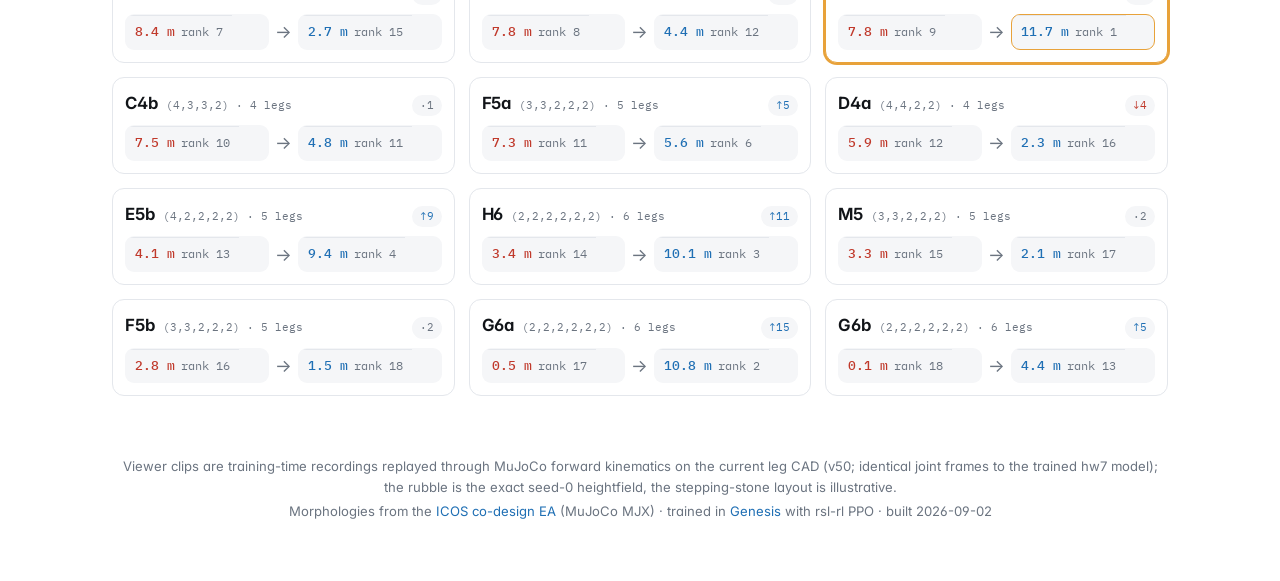
<file: viewer/index.html>
<!doctype html>
<html lang="en">
<head>
<meta charset="utf-8">
<meta name="viewport" content="width=device-width, initial-scale=1">
<title>ICOS co-design — interactive morphology viewer</title>
<meta name="description" content="18 morphologies of a modular icosahedral robot, trained in an abstract and a fabricable simulator: the rankings are uncorrelated. Interactive 3D trajectories, figures and data.">
<meta property="og:title" content="ICOS co-design: interactive morphology viewer">
<meta property="og:description" content="Abstract and fabricable morphologies of the icosahedral legged robot, with training-time trajectories replayed in the browser">
<link rel="preconnect" href="https://fonts.googleapis.com">
<link rel="stylesheet" href="https://fonts.googleapis.com/css2?family=Inter:wght@400;450;500;600;650;700&family=IBM+Plex+Mono:wght@400;500&display=swap">
<link rel="stylesheet" href="site.css">
<script type="importmap">{"imports":{"three":"./vendor/three.module.js","three/addons/":"./vendor/addons/"}}</script>
</head>
<body>

<header class="top">
  <div class="wrap">
    <div class="eyebrow">Visualization page for the IROS 2026 co-design workshop abstract</div>
    <h1>ICOS co-design: interactive morphology viewer</h1>
    <p class="subtitle">Abstract and fabricable morphologies of the icosahedral legged robot, with training-time trajectories replayed in the browser</p>
    
    
    <div class="actions">
      
      <a class="btn" href="https://github.com/jl6017/icos-codesign"><svg viewBox="0 0 16 16" aria-hidden="true"><path d="M8 0C3.58 0 0 3.58 0 8c0 3.54 2.29 6.53 5.47 7.59.4.07.55-.17.55-.38 0-.19-.01-.82-.01-1.49-2.01.37-2.53-.49-2.69-.94-.09-.23-.48-.94-.82-1.13-.28-.15-.68-.52-.01-.53.63-.01 1.08.58 1.23.82.72 1.21 1.87.87 2.33.66.07-.52.28-.87.51-1.07-1.78-.2-3.64-.89-3.64-3.95 0-.87.31-1.59.82-2.15-.08-.2-.36-1.02.08-2.12 0 0 .67-.21 2.2.82.64-.18 1.32-.27 2-.27.68 0 1.36.09 2 .27 1.53-1.04 2.2-.82 2.2-.82.44 1.1.16 1.92.08 2.12.51.56.82 1.27.82 2.15 0 3.07-1.87 3.75-3.65 3.95.29.25.54.73.54 1.48 0 1.07-.01 1.93-.01 2.2 0 .21.15.46.55.38A8.013 8.013 0 0 0 16 8c0-4.42-3.58-8-8-8z"/></svg>Code</a>
      
    </div>

    <div class="viewer-shell" id="viewer">
      <div id="viewport">
        <div class="hud"><div class="name" id="hud-name">—</div><div class="tag" id="hud-tag">loading…</div></div>
        <div class="readout">
          <span>time</span><b id="ro-time">0.00 s</b>
          <span>distance</span><b id="ro-disp">0.00 m</b>
          <span>paper mean</span><b id="ro-paper">—</b>
        </div>
        <div class="hint">drag to orbit · scroll to zoom · right-drag to pan</div>
        <div class="loading" id="loading">loading model…</div>
      </div>
      <div class="controls">
        <div class="group">
          <label class="small" for="morph">Morphology</label>
          <div class="transport">
            <button type="button" class="icon" id="prev" aria-label="Previous morphology">‹</button>
            <select class="morph" id="morph" aria-label="Morphology"></select>
            <button type="button" class="icon" id="next" aria-label="Next morphology">›</button>
          </div>
        </div>
        <div class="group">
          <span class="small">Design space</span>
          <div class="seg" role="group" aria-label="Design space">
            <button type="button" class="space-fab" data-space="fabricable" aria-pressed="true">Fabricable</button>
            <button type="button" class="space-abs" data-space="abstract" aria-pressed="false">Abstract</button>
          </div>
        </div>
        <div class="group">
          <span class="small">Environment</span>
          <div class="seg" role="group" aria-label="Environment">
            <button type="button" data-env="flat" aria-pressed="true">Flat</button>
            <button type="button" data-env="rubble" aria-pressed="false">Rubble</button>
            <button type="button" data-env="ice" aria-pressed="false">Ice</button>
            <button type="button" data-env="stones" aria-pressed="false">Stones</button>
          </div>
        </div>
        <div class="wide">
          <div class="transport">
            <button type="button" id="play" aria-pressed="true" aria-label="Play / pause">Pause</button>
            <div class="seg" role="group" aria-label="Playback speed">
              <button type="button" data-speed="0.25" aria-pressed="false">¼×</button>
              <button type="button" data-speed="0.5" aria-pressed="false">½×</button>
              <button type="button" data-speed="1" aria-pressed="true">1×</button>
              <button type="button" data-speed="2" aria-pressed="false">2×</button>
            </div>
          </div>
          <input type="range" id="scrub" min="0" max="1" step="0.001" value="0" aria-label="Scrub time">
          <div class="transport">
            <button type="button" id="follow" aria-pressed="true">Follow</button>
            <button type="button" id="reset">Reset view</button>
          </div>
        </div>
        <div class="note" id="viewer-note" style="grid-column: 1 / -1"></div>
      </div>
    </div>
    <p class="viewer-caption">Training-time trajectories of all 18 morphologies replayed through MuJoCo forward kinematics · 20 s clips · 4 environments · fabricable bodies drawn with the current leg design (v50: 4 printed parts + 3 × XM430 per leg, same joint layout as the trained model), abstract bodies as the proxies that simulator computes with (capsule links, lumped joint masses)</p>
  </div>
</header>

<section id="morphologies">
  <div class="wrap">
    <h2>The 18 morphologies, in both simulators</h2>
    <p class="sub"><span class="brick-t">Left: as the abstract simulator sees it</span> → <span class="steel-t">right: as a fabricable robot</span> · 20 s displacement and rank of 18 · ordered by abstract rank · click either side to load it in the viewer</p>
    <div class="gallery" id="gallery">
<div class="card" data-morph="g0_444_0">
  <div class="lbl"><b>A3a</b><span class="sp">(4,4,4) · 3 legs</span><span class="chip down" title="rank 1 in the abstract space → 7 fabricable">↓6</span></div>
  <div class="pairs">
    <button class="half abs" type="button" data-morph="g0_444_0" data-space="abstract" title="A3a in the abstract simulator — load in the viewer (rest pose)">
      <span class="thumb"><img src="figs/thumbs/g0_444_0_abs.webp" alt="A3a as the abstract simulator sees it" width="640" height="480" loading="lazy" decoding="async"></span>
      <span class="stat"><b>17.5 m</b><span>rank 1</span></span>
    </button>
    <span class="arrow" aria-hidden="true">→</span>
    <button class="half fab" type="button" data-morph="g0_444_0" data-space="fabricable" title="A3a as a fabricable robot — load in the viewer">
      <span class="thumb"><img src="figs/thumbs/g0_444_0_fab.webp" alt="A3a as a fabricable robot" width="640" height="480" loading="lazy" decoding="async"></span>
      <span class="stat"><b>5.5 m</b><span>rank 7</span></span>
    </button>
  </div>
</div>
<div class="card" data-morph="g0_444_1">
  <div class="lbl"><b>A3b</b><span class="sp">(4,4,4) · 3 legs</span><span class="chip down" title="rank 2 in the abstract space → 10 fabricable">↓8</span></div>
  <div class="pairs">
    <button class="half abs" type="button" data-morph="g0_444_1" data-space="abstract" title="A3b in the abstract simulator — load in the viewer (rest pose)">
      <span class="thumb"><img src="figs/thumbs/g0_444_1_abs.webp" alt="A3b as the abstract simulator sees it" width="640" height="480" loading="lazy" decoding="async"></span>
      <span class="stat"><b>12.4 m</b><span>rank 2</span></span>
    </button>
    <span class="arrow" aria-hidden="true">→</span>
    <button class="half fab" type="button" data-morph="g0_444_1" data-space="fabricable" title="A3b as a fabricable robot — load in the viewer">
      <span class="thumb"><img src="figs/thumbs/g0_444_1_fab.webp" alt="A3b as a fabricable robot" width="640" height="480" loading="lazy" decoding="async"></span>
      <span class="stat"><b>5.2 m</b><span>rank 10</span></span>
    </button>
  </div>
</div>
<div class="card" data-morph="tripod">
  <div class="lbl"><b>T3</b><span class="sp">(4,4,4) · 3 legs</span><span class="chip down" title="rank 3 in the abstract space → 8 fabricable">↓5</span></div>
  <div class="pairs">
    <button class="half abs" type="button" data-morph="tripod" data-space="abstract" title="T3 in the abstract simulator — load in the viewer (rest pose)">
      <span class="thumb"><img src="figs/thumbs/tripod_abs.webp" alt="T3 as the abstract simulator sees it" width="640" height="480" loading="lazy" decoding="async"></span>
      <span class="stat"><b>11.1 m</b><span>rank 3</span></span>
    </button>
    <span class="arrow" aria-hidden="true">→</span>
    <button class="half fab" type="button" data-morph="tripod" data-space="fabricable" title="T3 as a fabricable robot — load in the viewer">
      <span class="thumb"><img src="figs/thumbs/tripod_fab.webp" alt="T3 as a fabricable robot" width="640" height="480" loading="lazy" decoding="async"></span>
      <span class="stat"><b>5.5 m</b><span>rank 8</span></span>
    </button>
  </div>
</div>
<div class="card" data-morph="g0_4422_1">
  <div class="lbl"><b>D4b</b><span class="sp">(4,4,2,2) · 4 legs</span><span class="chip down" title="rank 4 in the abstract space → 9 fabricable">↓5</span></div>
  <div class="pairs">
    <button class="half abs" type="button" data-morph="g0_4422_1" data-space="abstract" title="D4b in the abstract simulator — load in the viewer (rest pose)">
      <span class="thumb"><img src="figs/thumbs/g0_4422_1_abs.webp" alt="D4b as the abstract simulator sees it" width="640" height="480" loading="lazy" decoding="async"></span>
      <span class="stat"><b>9.8 m</b><span>rank 4</span></span>
    </button>
    <span class="arrow" aria-hidden="true">→</span>
    <button class="half fab" type="button" data-morph="g0_4422_1" data-space="fabricable" title="D4b as a fabricable robot — load in the viewer">
      <span class="thumb"><img src="figs/thumbs/g0_4422_1_fab.webp" alt="D4b as a fabricable robot" width="640" height="480" loading="lazy" decoding="async"></span>
      <span class="stat"><b>5.3 m</b><span>rank 9</span></span>
    </button>
  </div>
</div>
<div class="card" data-morph="g0_3333_0">
  <div class="lbl"><b>B4a</b><span class="sp">(3,3,3,3) · 4 legs</span><span class="chip" title="rank 5 in the abstract space → 5 fabricable">·0</span></div>
  <div class="pairs">
    <button class="half abs" type="button" data-morph="g0_3333_0" data-space="abstract" title="B4a in the abstract simulator — load in the viewer (rest pose)">
      <span class="thumb"><img src="figs/thumbs/g0_3333_0_abs.webp" alt="B4a as the abstract simulator sees it" width="640" height="480" loading="lazy" decoding="async"></span>
      <span class="stat"><b>8.9 m</b><span>rank 5</span></span>
    </button>
    <span class="arrow" aria-hidden="true">→</span>
    <button class="half fab" type="button" data-morph="g0_3333_0" data-space="fabricable" title="B4a as a fabricable robot — load in the viewer">
      <span class="thumb"><img src="figs/thumbs/g0_3333_0_fab.webp" alt="B4a as a fabricable robot" width="640" height="480" loading="lazy" decoding="async"></span>
      <span class="stat"><b>5.8 m</b><span>rank 5</span></span>
    </button>
  </div>
</div>
<div class="card" data-morph="g0_3333_1">
  <div class="lbl"><b>B4b</b><span class="sp">(3,3,3,3) · 4 legs</span><span class="chip down" title="rank 6 in the abstract space → 14 fabricable">↓8</span></div>
  <div class="pairs">
    <button class="half abs" type="button" data-morph="g0_3333_1" data-space="abstract" title="B4b in the abstract simulator — load in the viewer (rest pose)">
      <span class="thumb"><img src="figs/thumbs/g0_3333_1_abs.webp" alt="B4b as the abstract simulator sees it" width="640" height="480" loading="lazy" decoding="async"></span>
      <span class="stat"><b>8.8 m</b><span>rank 6</span></span>
    </button>
    <span class="arrow" aria-hidden="true">→</span>
    <button class="half fab" type="button" data-morph="g0_3333_1" data-space="fabricable" title="B4b as a fabricable robot — load in the viewer">
      <span class="thumb"><img src="figs/thumbs/g0_3333_1_fab.webp" alt="B4b as a fabricable robot" width="640" height="480" loading="lazy" decoding="async"></span>
      <span class="stat"><b>3.3 m</b><span>rank 14</span></span>
    </button>
  </div>
</div>
<div class="card" data-morph="g0_4332_0">
  <div class="lbl"><b>C4a</b><span class="sp">(4,3,3,2) · 4 legs</span><span class="chip down" title="rank 7 in the abstract space → 15 fabricable">↓8</span></div>
  <div class="pairs">
    <button class="half abs" type="button" data-morph="g0_4332_0" data-space="abstract" title="C4a in the abstract simulator — load in the viewer (rest pose)">
      <span class="thumb"><img src="figs/thumbs/g0_4332_0_abs.webp" alt="C4a as the abstract simulator sees it" width="640" height="480" loading="lazy" decoding="async"></span>
      <span class="stat"><b>8.4 m</b><span>rank 7</span></span>
    </button>
    <span class="arrow" aria-hidden="true">→</span>
    <button class="half fab" type="button" data-morph="g0_4332_0" data-space="fabricable" title="C4a as a fabricable robot — load in the viewer">
      <span class="thumb"><img src="figs/thumbs/g0_4332_0_fab.webp" alt="C4a as a fabricable robot" width="640" height="480" loading="lazy" decoding="async"></span>
      <span class="stat"><b>2.7 m</b><span>rank 15</span></span>
    </button>
  </div>
</div>
<div class="card" data-morph="g0_42222_0">
  <div class="lbl"><b>E5a</b><span class="sp">(4,2,2,2,2) · 5 legs</span><span class="chip down" title="rank 8 in the abstract space → 12 fabricable">↓4</span></div>
  <div class="pairs">
    <button class="half abs" type="button" data-morph="g0_42222_0" data-space="abstract" title="E5a in the abstract simulator — load in the viewer (rest pose)">
      <span class="thumb"><img src="figs/thumbs/g0_42222_0_abs.webp" alt="E5a as the abstract simulator sees it" width="640" height="480" loading="lazy" decoding="async"></span>
      <span class="stat"><b>7.8 m</b><span>rank 8</span></span>
    </button>
    <span class="arrow" aria-hidden="true">→</span>
    <button class="half fab" type="button" data-morph="g0_42222_0" data-space="fabricable" title="E5a as a fabricable robot — load in the viewer">
      <span class="thumb"><img src="figs/thumbs/g0_42222_0_fab.webp" alt="E5a as a fabricable robot" width="640" height="480" loading="lazy" decoding="async"></span>
      <span class="stat"><b>4.4 m</b><span>rank 12</span></span>
    </button>
  </div>
</div>
<div class="card" data-morph="quadruped">
  <div class="lbl"><b>Q4</b><span class="sp">(3,3,3,3) · 4 legs</span><span class="chip up" title="rank 9 in the abstract space → 1 fabricable">↑8</span></div>
  <div class="pairs">
    <button class="half abs" type="button" data-morph="quadruped" data-space="abstract" title="Q4 in the abstract simulator — load in the viewer (rest pose)">
      <span class="thumb"><img src="figs/thumbs/quadruped_abs.webp" alt="Q4 as the abstract simulator sees it" width="640" height="480" loading="lazy" decoding="async"></span>
      <span class="stat"><b>7.8 m</b><span>rank 9</span></span>
    </button>
    <span class="arrow" aria-hidden="true">→</span>
    <button class="half fab" type="button" data-morph="quadruped" data-space="fabricable" title="Q4 as a fabricable robot — load in the viewer">
      <span class="thumb"><img src="figs/thumbs/quadruped_fab.webp" alt="Q4 as a fabricable robot" width="640" height="480" loading="lazy" decoding="async"></span>
      <span class="stat"><b>11.7 m</b><span>rank 1</span></span>
    </button>
  </div>
</div>
<div class="card" data-morph="g0_4332_1">
  <div class="lbl"><b>C4b</b><span class="sp">(4,3,3,2) · 4 legs</span><span class="chip" title="rank 10 in the abstract space → 11 fabricable">·1</span></div>
  <div class="pairs">
    <button class="half abs" type="button" data-morph="g0_4332_1" data-space="abstract" title="C4b in the abstract simulator — load in the viewer (rest pose)">
      <span class="thumb"><img src="figs/thumbs/g0_4332_1_abs.webp" alt="C4b as the abstract simulator sees it" width="640" height="480" loading="lazy" decoding="async"></span>
      <span class="stat"><b>7.5 m</b><span>rank 10</span></span>
    </button>
    <span class="arrow" aria-hidden="true">→</span>
    <button class="half fab" type="button" data-morph="g0_4332_1" data-space="fabricable" title="C4b as a fabricable robot — load in the viewer">
      <span class="thumb"><img src="figs/thumbs/g0_4332_1_fab.webp" alt="C4b as a fabricable robot" width="640" height="480" loading="lazy" decoding="async"></span>
      <span class="stat"><b>4.8 m</b><span>rank 11</span></span>
    </button>
  </div>
</div>
<div class="card" data-morph="g0_33222_0">
  <div class="lbl"><b>F5a</b><span class="sp">(3,3,2,2,2) · 5 legs</span><span class="chip up" title="rank 11 in the abstract space → 6 fabricable">↑5</span></div>
  <div class="pairs">
    <button class="half abs" type="button" data-morph="g0_33222_0" data-space="abstract" title="F5a in the abstract simulator — load in the viewer (rest pose)">
      <span class="thumb"><img src="figs/thumbs/g0_33222_0_abs.webp" alt="F5a as the abstract simulator sees it" width="640" height="480" loading="lazy" decoding="async"></span>
      <span class="stat"><b>7.3 m</b><span>rank 11</span></span>
    </button>
    <span class="arrow" aria-hidden="true">→</span>
    <button class="half fab" type="button" data-morph="g0_33222_0" data-space="fabricable" title="F5a as a fabricable robot — load in the viewer">
      <span class="thumb"><img src="figs/thumbs/g0_33222_0_fab.webp" alt="F5a as a fabricable robot" width="640" height="480" loading="lazy" decoding="async"></span>
      <span class="stat"><b>5.6 m</b><span>rank 6</span></span>
    </button>
  </div>
</div>
<div class="card" data-morph="g0_4422_0">
  <div class="lbl"><b>D4a</b><span class="sp">(4,4,2,2) · 4 legs</span><span class="chip down" title="rank 12 in the abstract space → 16 fabricable">↓4</span></div>
  <div class="pairs">
    <button class="half abs" type="button" data-morph="g0_4422_0" data-space="abstract" title="D4a in the abstract simulator — load in the viewer (rest pose)">
      <span class="thumb"><img src="figs/thumbs/g0_4422_0_abs.webp" alt="D4a as the abstract simulator sees it" width="640" height="480" loading="lazy" decoding="async"></span>
      <span class="stat"><b>5.9 m</b><span>rank 12</span></span>
    </button>
    <span class="arrow" aria-hidden="true">→</span>
    <button class="half fab" type="button" data-morph="g0_4422_0" data-space="fabricable" title="D4a as a fabricable robot — load in the viewer">
      <span class="thumb"><img src="figs/thumbs/g0_4422_0_fab.webp" alt="D4a as a fabricable robot" width="640" height="480" loading="lazy" decoding="async"></span>
      <span class="stat"><b>2.3 m</b><span>rank 16</span></span>
    </button>
  </div>
</div>
<div class="card" data-morph="g0_42222_1">
  <div class="lbl"><b>E5b</b><span class="sp">(4,2,2,2,2) · 5 legs</span><span class="chip up" title="rank 13 in the abstract space → 4 fabricable">↑9</span></div>
  <div class="pairs">
    <button class="half abs" type="button" data-morph="g0_42222_1" data-space="abstract" title="E5b in the abstract simulator — load in the viewer (rest pose)">
      <span class="thumb"><img src="figs/thumbs/g0_42222_1_abs.webp" alt="E5b as the abstract simulator sees it" width="640" height="480" loading="lazy" decoding="async"></span>
      <span class="stat"><b>4.1 m</b><span>rank 13</span></span>
    </button>
    <span class="arrow" aria-hidden="true">→</span>
    <button class="half fab" type="button" data-morph="g0_42222_1" data-space="fabricable" title="E5b as a fabricable robot — load in the viewer">
      <span class="thumb"><img src="figs/thumbs/g0_42222_1_fab.webp" alt="E5b as a fabricable robot" width="640" height="480" loading="lazy" decoding="async"></span>
      <span class="stat"><b>9.4 m</b><span>rank 4</span></span>
    </button>
  </div>
</div>
<div class="card" data-morph="hexapod">
  <div class="lbl"><b>H6</b><span class="sp">(2,2,2,2,2,2) · 6 legs</span><span class="chip up" title="rank 14 in the abstract space → 3 fabricable">↑11</span></div>
  <div class="pairs">
    <button class="half abs" type="button" data-morph="hexapod" data-space="abstract" title="H6 in the abstract simulator — load in the viewer (rest pose)">
      <span class="thumb"><img src="figs/thumbs/hexapod_abs.webp" alt="H6 as the abstract simulator sees it" width="640" height="480" loading="lazy" decoding="async"></span>
      <span class="stat"><b>3.4 m</b><span>rank 14</span></span>
    </button>
    <span class="arrow" aria-hidden="true">→</span>
    <button class="half fab" type="button" data-morph="hexapod" data-space="fabricable" title="H6 as a fabricable robot — load in the viewer">
      <span class="thumb"><img src="figs/thumbs/hexapod_fab.webp" alt="H6 as a fabricable robot" width="640" height="480" loading="lazy" decoding="async"></span>
      <span class="stat"><b>10.1 m</b><span>rank 3</span></span>
    </button>
  </div>
</div>
<div class="card" data-morph="mixed">
  <div class="lbl"><b>M5</b><span class="sp">(3,3,2,2,2) · 5 legs</span><span class="chip" title="rank 15 in the abstract space → 17 fabricable">·2</span></div>
  <div class="pairs">
    <button class="half abs" type="button" data-morph="mixed" data-space="abstract" title="M5 in the abstract simulator — load in the viewer (rest pose)">
      <span class="thumb"><img src="figs/thumbs/mixed_abs.webp" alt="M5 as the abstract simulator sees it" width="640" height="480" loading="lazy" decoding="async"></span>
      <span class="stat"><b>3.3 m</b><span>rank 15</span></span>
    </button>
    <span class="arrow" aria-hidden="true">→</span>
    <button class="half fab" type="button" data-morph="mixed" data-space="fabricable" title="M5 as a fabricable robot — load in the viewer">
      <span class="thumb"><img src="figs/thumbs/mixed_fab.webp" alt="M5 as a fabricable robot" width="640" height="480" loading="lazy" decoding="async"></span>
      <span class="stat"><b>2.1 m</b><span>rank 17</span></span>
    </button>
  </div>
</div>
<div class="card" data-morph="g0_33222_1">
  <div class="lbl"><b>F5b</b><span class="sp">(3,3,2,2,2) · 5 legs</span><span class="chip" title="rank 16 in the abstract space → 18 fabricable">·2</span></div>
  <div class="pairs">
    <button class="half abs" type="button" data-morph="g0_33222_1" data-space="abstract" title="F5b in the abstract simulator — load in the viewer (rest pose)">
      <span class="thumb"><img src="figs/thumbs/g0_33222_1_abs.webp" alt="F5b as the abstract simulator sees it" width="640" height="480" loading="lazy" decoding="async"></span>
      <span class="stat"><b>2.8 m</b><span>rank 16</span></span>
    </button>
    <span class="arrow" aria-hidden="true">→</span>
    <button class="half fab" type="button" data-morph="g0_33222_1" data-space="fabricable" title="F5b as a fabricable robot — load in the viewer">
      <span class="thumb"><img src="figs/thumbs/g0_33222_1_fab.webp" alt="F5b as a fabricable robot" width="640" height="480" loading="lazy" decoding="async"></span>
      <span class="stat"><b>1.5 m</b><span>rank 18</span></span>
    </button>
  </div>
</div>
<div class="card" data-morph="g0_222222_0">
  <div class="lbl"><b>G6a</b><span class="sp">(2,2,2,2,2,2) · 6 legs</span><span class="chip up" title="rank 17 in the abstract space → 2 fabricable">↑15</span></div>
  <div class="pairs">
    <button class="half abs" type="button" data-morph="g0_222222_0" data-space="abstract" title="G6a in the abstract simulator — load in the viewer (rest pose)">
      <span class="thumb"><img src="figs/thumbs/g0_222222_0_abs.webp" alt="G6a as the abstract simulator sees it" width="640" height="480" loading="lazy" decoding="async"></span>
      <span class="stat"><b>0.5 m</b><span>rank 17</span></span>
    </button>
    <span class="arrow" aria-hidden="true">→</span>
    <button class="half fab" type="button" data-morph="g0_222222_0" data-space="fabricable" title="G6a as a fabricable robot — load in the viewer">
      <span class="thumb"><img src="figs/thumbs/g0_222222_0_fab.webp" alt="G6a as a fabricable robot" width="640" height="480" loading="lazy" decoding="async"></span>
      <span class="stat"><b>10.8 m</b><span>rank 2</span></span>
    </button>
  </div>
</div>
<div class="card" data-morph="g0_222222_1">
  <div class="lbl"><b>G6b</b><span class="sp">(2,2,2,2,2,2) · 6 legs</span><span class="chip up" title="rank 18 in the abstract space → 13 fabricable">↑5</span></div>
  <div class="pairs">
    <button class="half abs" type="button" data-morph="g0_222222_1" data-space="abstract" title="G6b in the abstract simulator — load in the viewer (rest pose)">
      <span class="thumb"><img src="figs/thumbs/g0_222222_1_abs.webp" alt="G6b as the abstract simulator sees it" width="640" height="480" loading="lazy" decoding="async"></span>
      <span class="stat"><b>0.1 m</b><span>rank 18</span></span>
    </button>
    <span class="arrow" aria-hidden="true">→</span>
    <button class="half fab" type="button" data-morph="g0_222222_1" data-space="fabricable" title="G6b as a fabricable robot — load in the viewer">
      <span class="thumb"><img src="figs/thumbs/g0_222222_1_fab.webp" alt="G6b as a fabricable robot" width="640" height="480" loading="lazy" decoding="async"></span>
      <span class="stat"><b>4.4 m</b><span>rank 13</span></span>
    </button>
  </div>
</div>
    </div>
  </div>
</section>

<footer>
  <div class="wrap">
    <p>Viewer clips are training-time recordings replayed through MuJoCo forward kinematics on the current leg CAD (v50; identical joint frames to the trained hw7 model); the rubble is the exact seed-0 heightfield, the stepping-stone layout is illustrative.</p>
    <p>Morphologies from the <a href="https://github.com/jl6017/mujoco_playground">ICOS co-design EA</a> (MuJoCo MJX) · trained in <a href="https://github.com/Genesis-Embodied-AI/genesis-world">Genesis</a> with rsl-rl PPO · built 2026-09-02</p>
  </div>
</footer>

<script>
// results table sorting
document.querySelectorAll('#results-table th').forEach((th, i) => th.addEventListener('click', () => {
  const tb = th.closest('table').tBodies[0];
  const dir = th.getAttribute('aria-sort') === 'descending' ? 'ascending' : 'descending';
  th.parentNode.querySelectorAll('th').forEach((x) => x.removeAttribute('aria-sort'));
  th.setAttribute('aria-sort', dir);
  const num = (s) => parseFloat(s.replace(/[^0-9.\-]/g, ''));
  [...tb.rows].sort((a, b) => {
    const x = a.cells[i].textContent, y = b.cells[i].textContent;
    const nx = num(x), ny = num(y);
    const c = (isNaN(nx) || isNaN(ny)) ? x.localeCompare(y) : nx - ny;
    return dir === 'descending' ? -c : c;
  }).forEach((r) => tb.appendChild(r));
}));
// bibtex copy
document.getElementById('copy-bib').addEventListener('click', async (e) => {
  try { await navigator.clipboard.writeText(document.getElementById('bib').textContent); e.target.textContent = 'Copied'; }
  catch { e.target.textContent = 'Select & copy'; }
  setTimeout(() => { e.target.textContent = 'Copy'; }, 1600);
});
</script>
<script type="module" src="viewer.js"></script>
</body>
</html>
</file>
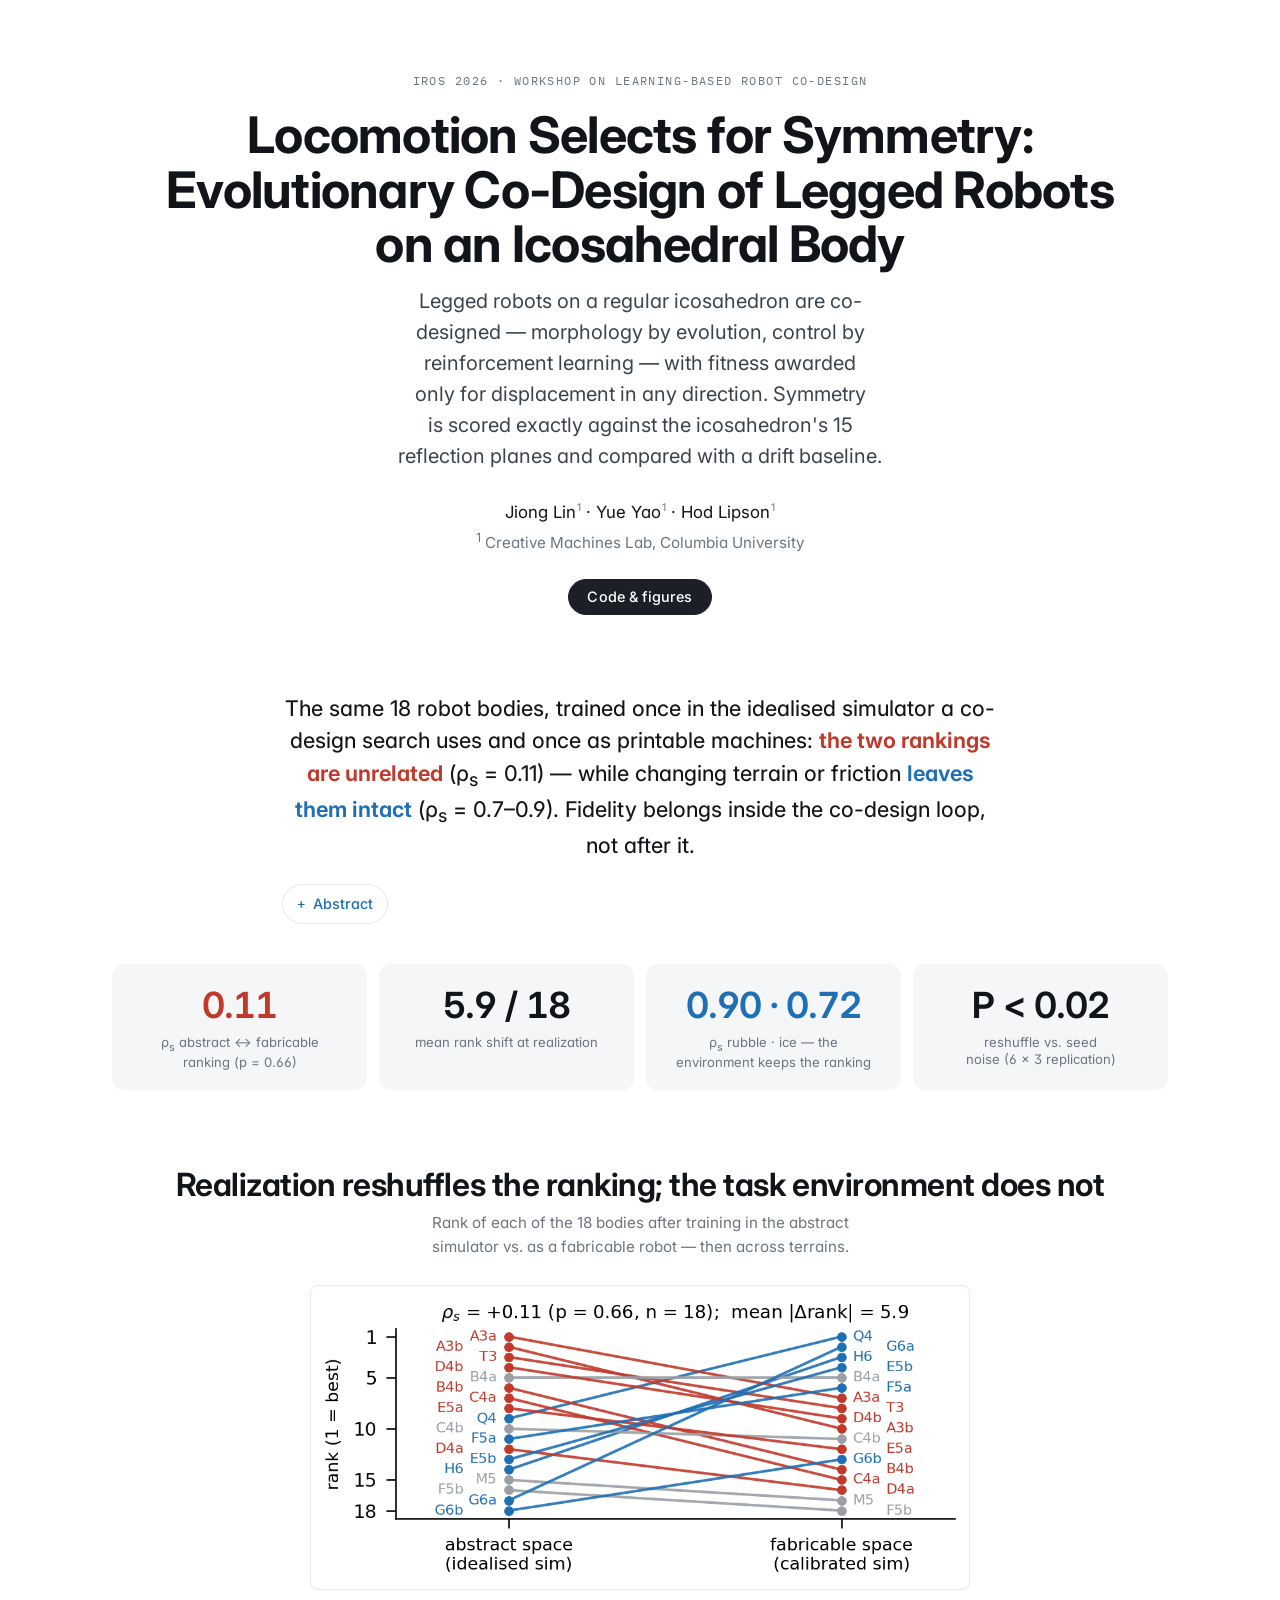
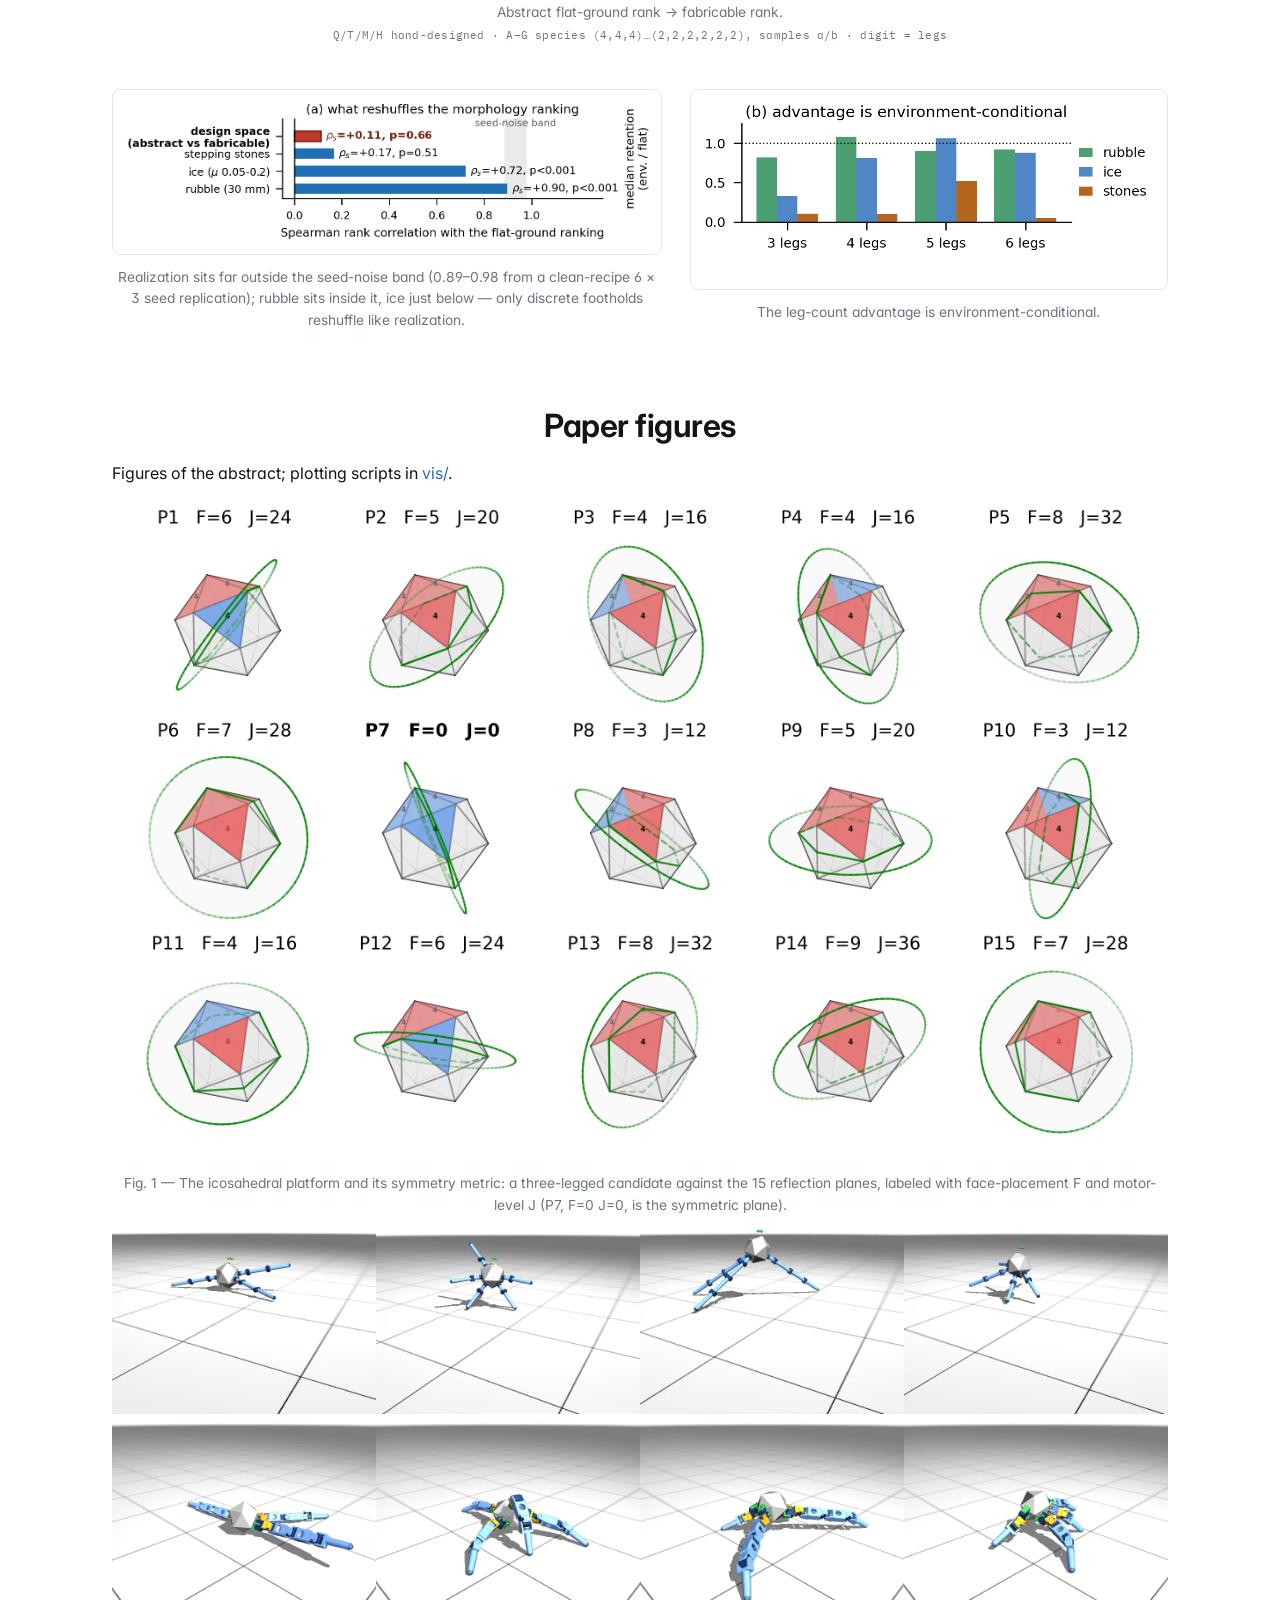
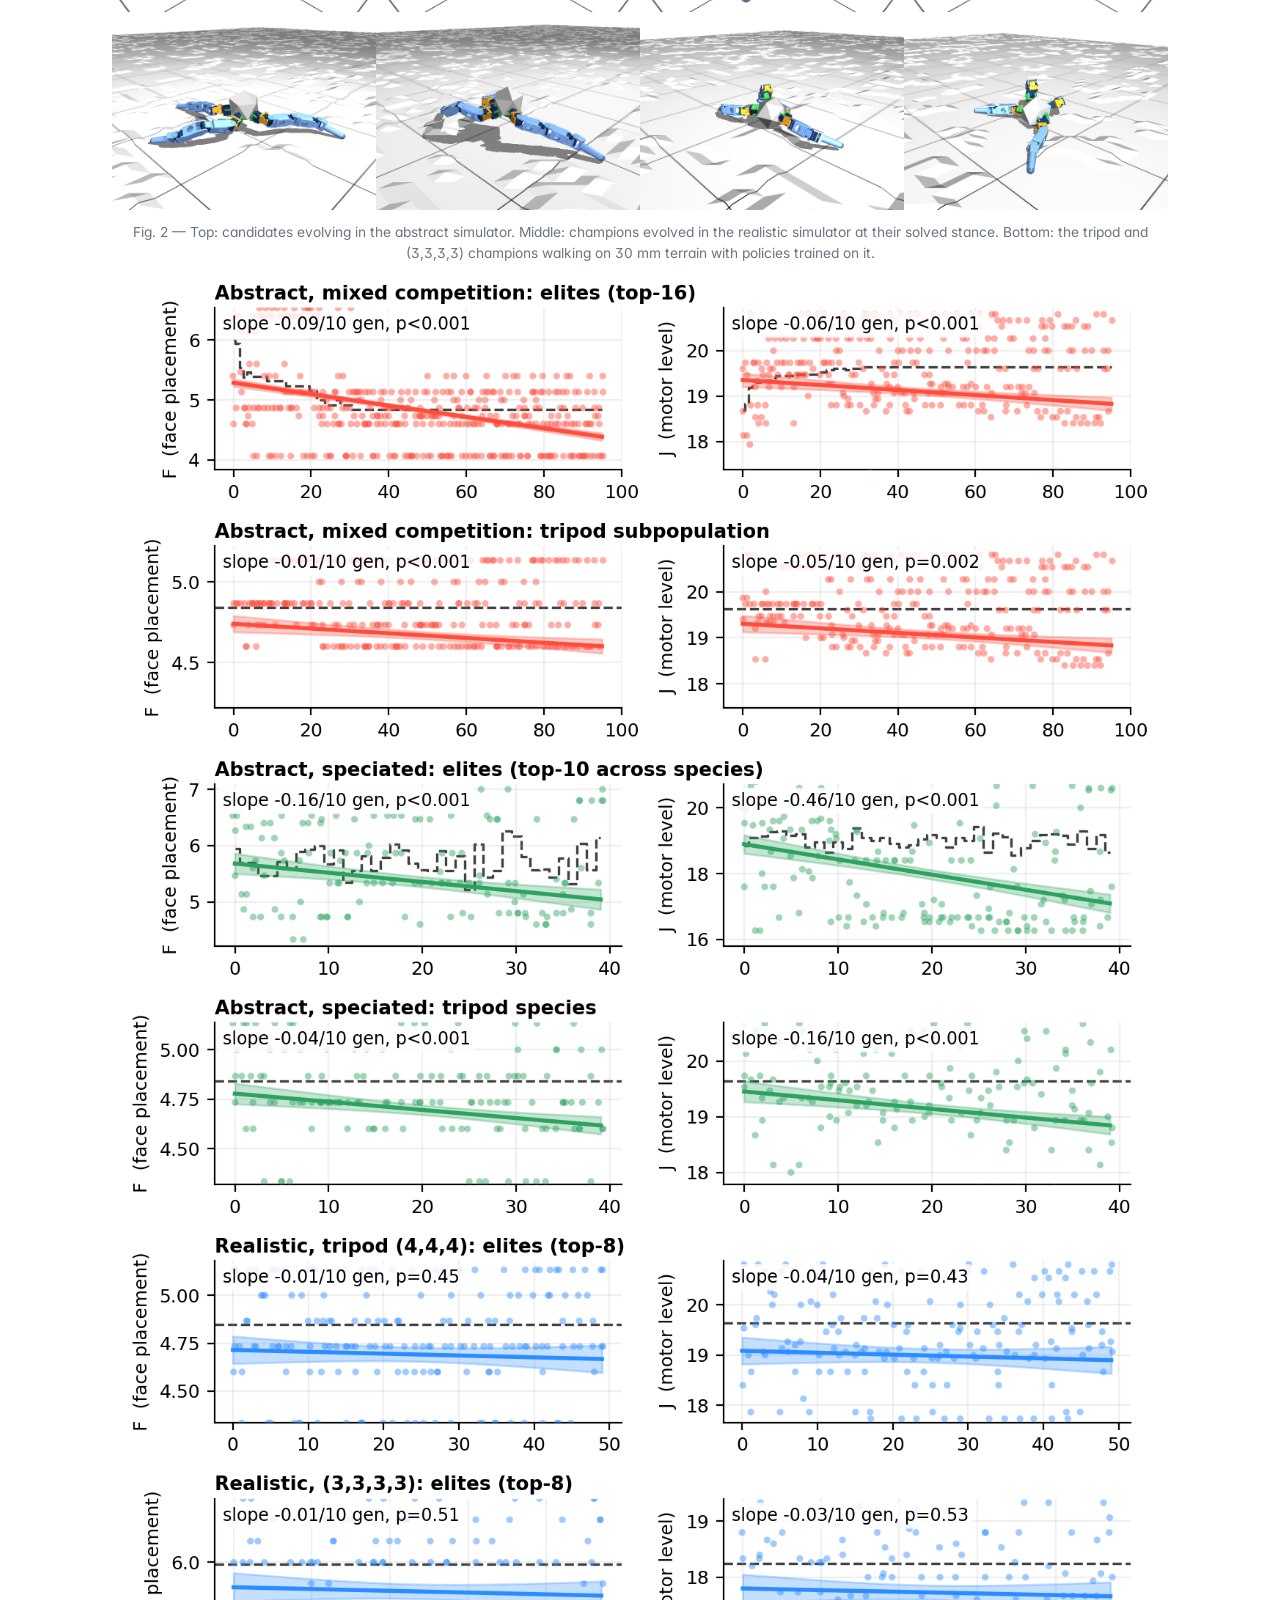
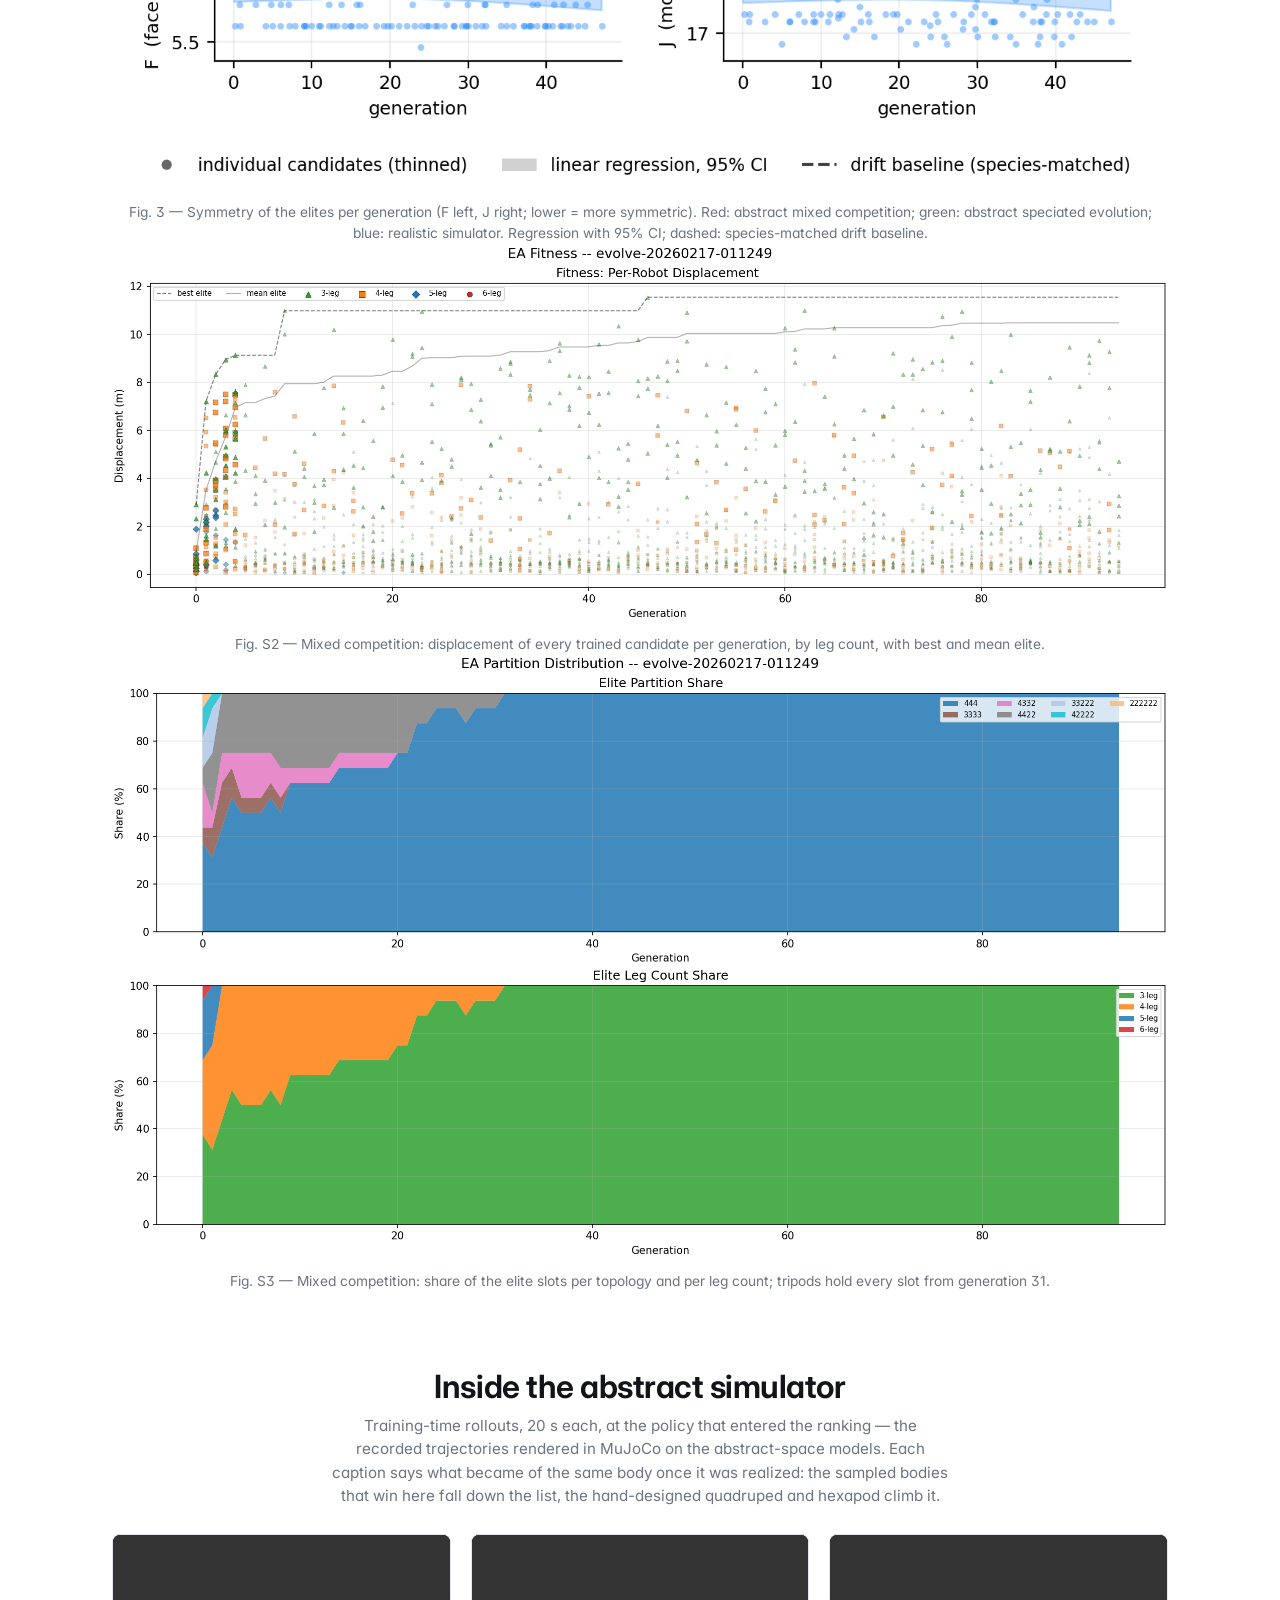
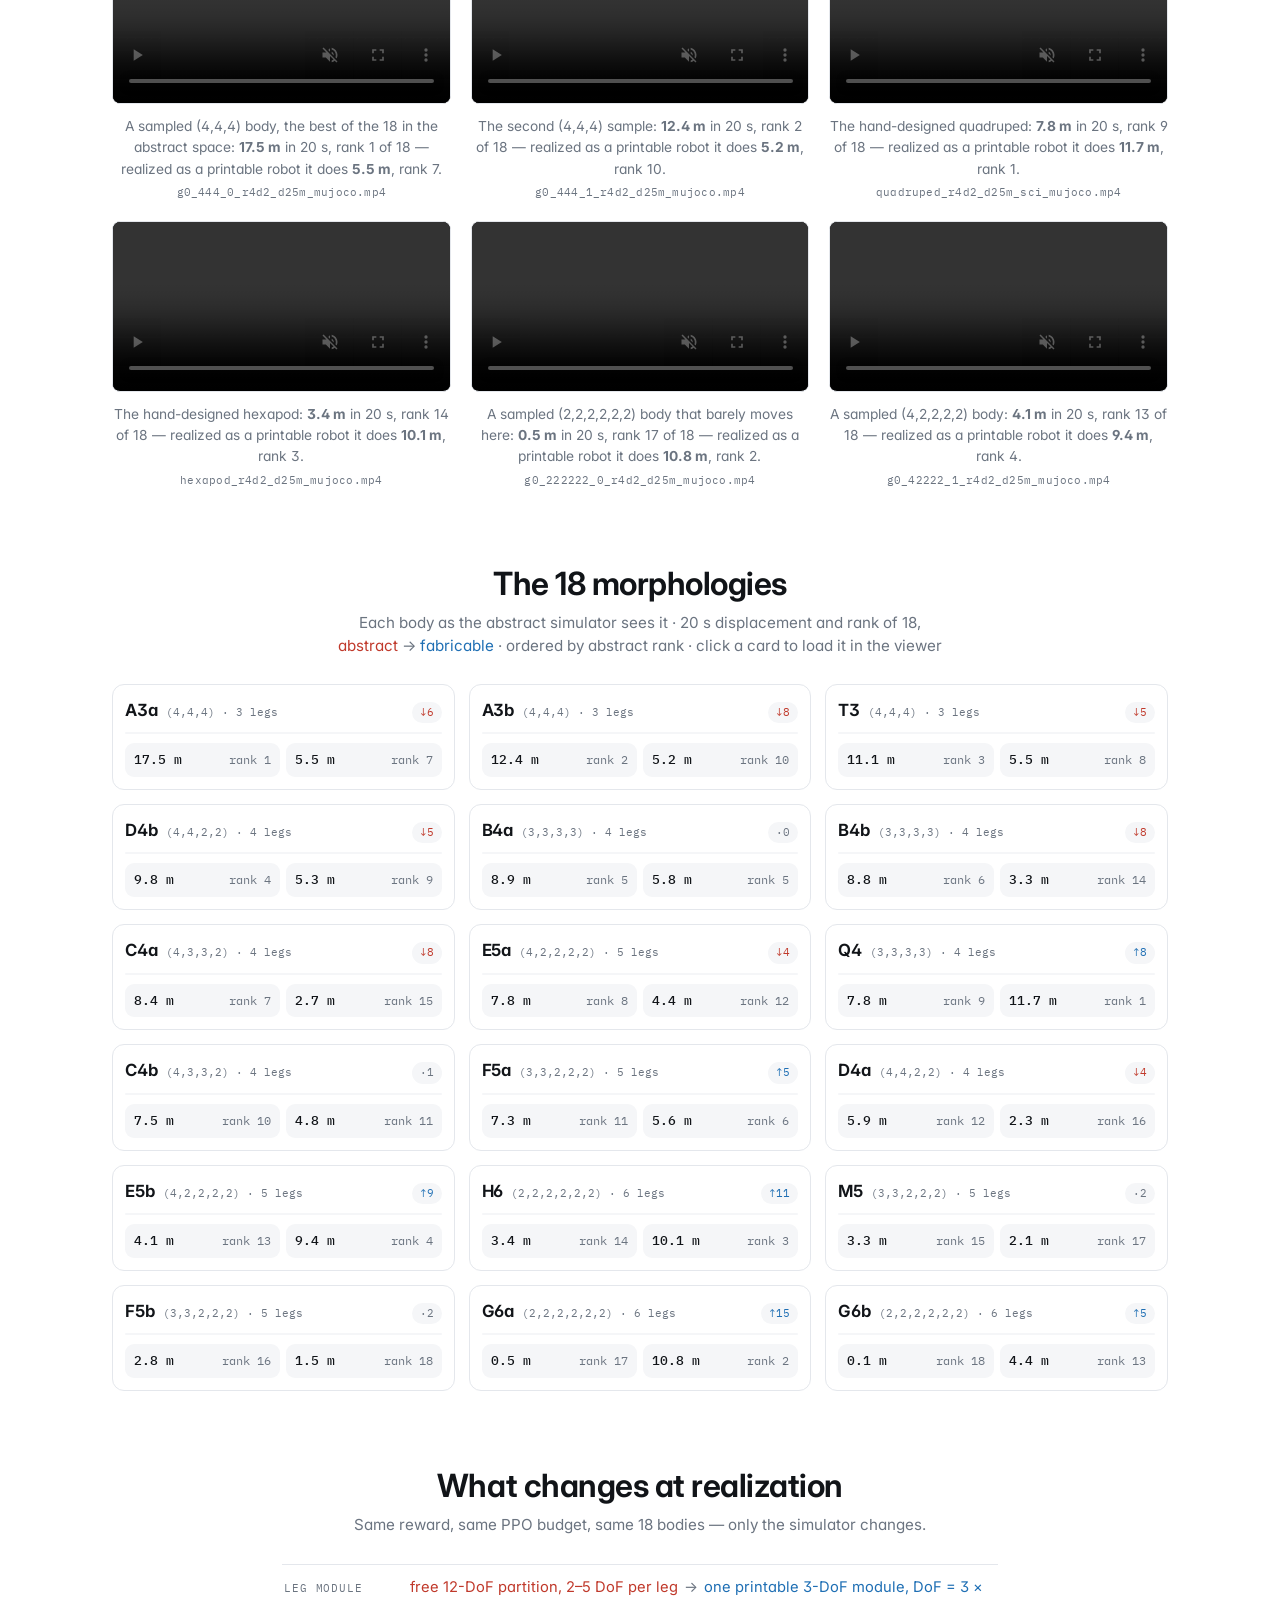
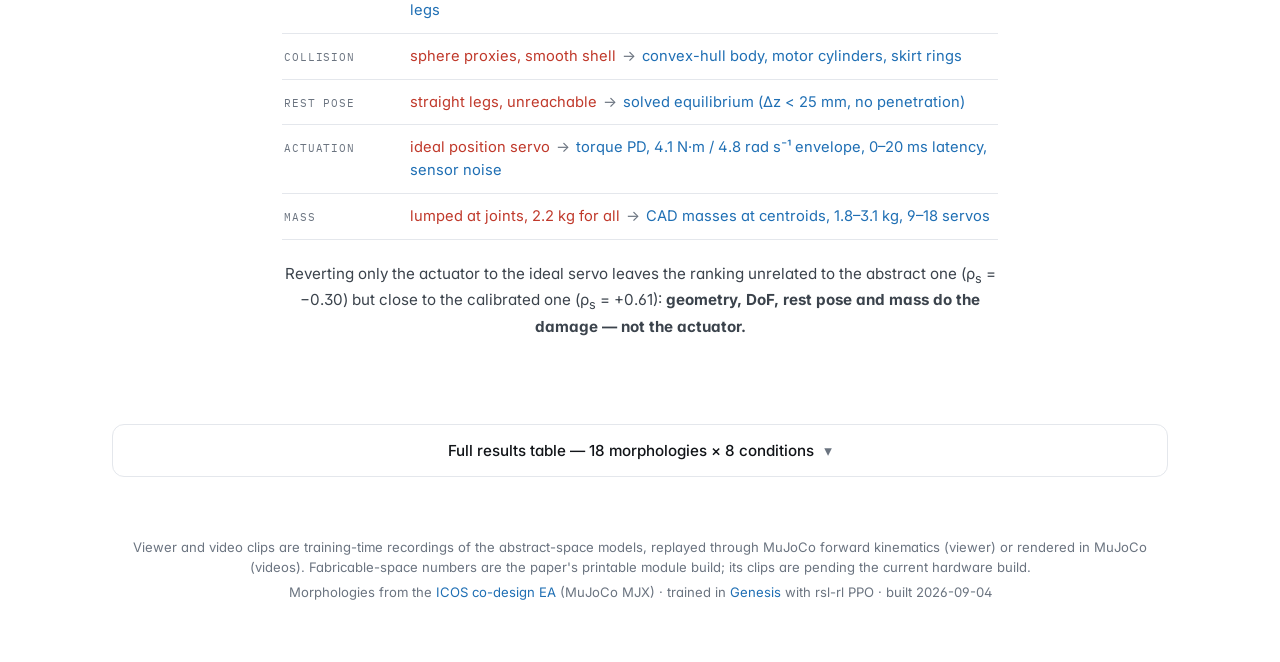
<file: index_full_backup.html>
<!doctype html>
<html lang="en">
<head>
<meta charset="utf-8">
<meta name="viewport" content="width=device-width, initial-scale=1">
<title>Locomotion Selects for Symmetry — ICOS co-design</title>
<meta name="description" content="18 morphologies of a modular icosahedral robot, trained in an abstract and a fabricable simulator: the rankings are uncorrelated. Interactive 3D trajectories, figures and data.">
<meta property="og:title" content="Co-Design Rankings Do Not Survive Realization">
<meta property="og:description" content="An 18-morphology, 4-environment study on a modular icosahedral legged robot">
<link rel="preconnect" href="https://fonts.googleapis.com">
<link rel="stylesheet" href="https://fonts.googleapis.com/css2?family=Inter:wght@400;450;500;600;650;700&family=IBM+Plex+Mono:wght@400;500&display=swap">
<link rel="stylesheet" href="site.css">
<script type="importmap">{"imports":{"three":"./vendor/three.module.js","three/addons/":"./vendor/addons/"}}</script>
</head>
<body>

<header class="top">
  <div class="wrap">
    <div class="eyebrow">IROS 2026 · Workshop on Learning-based Robot Co-design</div>
    <h1>Locomotion Selects for Symmetry:<br>Evolutionary Co-Design of Legged Robots on an Icosahedral Body</h1>
    <p class="subtitle">Legged robots on a regular icosahedron are co-designed — morphology by evolution, control by reinforcement learning — with fitness awarded only for displacement in any direction. Symmetry is scored exactly against the icosahedron's 15 reflection planes and compared with a drift baseline.</p>
    <p class="authors"><a href="#">Jiong Lin<sup>1</sup></a> · <a href="#">Yue Yao<sup>1</sup></a> · <a href="#">Hod Lipson<sup>1</sup></a></p>
    <p class="affil"><sup>1</sup> Creative Machines Lab, Columbia University</p>
    <div class="actions">
      <a class="btn" href="https://github.com/jl6017/icos-codesign">Code &amp; figures</a>
    </div>
  </div>
</header>

<section id="tldr">
  <div class="wrap narrow">
    <p class="tldr">The same 18 robot bodies, trained once in the idealised simulator a co-design search uses and once as printable machines: <b class="brick-t">the two rankings are unrelated</b> (ρ<sub>s</sub> = 0.11) — while changing terrain or friction <b class="steel-t">leaves them intact</b> (ρ<sub>s</sub> = 0.7–0.9). Fidelity belongs inside the co-design loop, not after it.</p>
    <details class="abstract">
      <summary>Abstract</summary>
      <div>
      <p>Learning-based co-design methods score candidate robot bodies in a simplified simulator and return a ranked list. We ask how much of that ranking survives when the designs are made buildable. We take 18 morphologies of a modular icosahedral legged robot, sampled from our own evolutionary co-design space, and train each with the same PPO recipe in a replica of the abstract simulator used by the search and in a fabricable simulator calibrated against CAD models and motor datasheets. The two rankings are uncorrelated (ρ<sub>s</sub> = +0.11, p = 0.66; mean rank change 5.9 of 18): the best abstract design drops to 7th, and a design that barely moved in the abstract simulator (0.54 m, 17th) becomes 2nd at 10.8 m. The reshuffle is robust to the training seed (P &lt; 0.02 under resampling), to reward re-weighting and added mass (ρ<sub>s</sub> ≥ 0.77) and to halving the training budget (ρ<sub>s</sub> ≥ 0.90), and it is caused mainly by the changes in geometry, DoF allocation, rest pose and mass rather than by the actuator model (ρ<sub>s</sub> = −0.30 vs. +0.61). Changing the terrain at fixed realization, in contrast, largely preserves the ranking (rubble ρ<sub>s</sub> = 0.90, ice 0.72); only stepping stones reshuffle it as much. We trace the reshuffle to a shell-sliding exploit, to rest poses that penetrate or float above the ground, and to a leg-count advantage that exists only in the abstract simulator. Simulator fidelity should therefore be part of the co-design loop rather than a step after it.</p>
      </div>
    </details>
  </div>
  <div class="wrap">
    <div class="numbers">
      <div><div class="v brick">0.11</div><div class="k">ρ<sub>s</sub> abstract ↔ fabricable ranking (p = 0.66)</div></div>
      <div><div class="v">5.9 / 18</div><div class="k">mean rank shift at realization</div></div>
      <div><div class="v steel">0.90 · 0.72</div><div class="k">ρ<sub>s</sub> rubble · ice — the environment keeps the ranking</div></div>
      <div><div class="v">P &lt; 0.02</div><div class="k">reshuffle vs. seed noise (6 × 3 replication)</div></div>
    </div>
  </div>
</section>

<section id="figures">
  <div class="wrap">
    <h2>Realization reshuffles the ranking; the task environment does not</h2>
    <p class="sub">Rank of each of the 18 bodies after training in the abstract simulator vs. as a fabricable robot — then across terrains.</p>
    <div class="figs">
      <figure class="card-fig" style="max-width:660px;margin:0 auto">
        <img src="figs/fig_slope.png" alt="Slope graph: rank of 18 morphologies in the abstract space versus the fabricable space; lines cross heavily" width="1005" height="480">
        <figcaption>Abstract flat-ground rank → fabricable rank. <span class="key">Q/T/M/H hand-designed · A–G species (4,4,4)…(2,2,2,2,2,2), samples a/b · digit = legs</span></figcaption>
      </figure>
      <div class="figs two">
        <figure class="card-fig">
          <img src="figs/fig_rho_a.png" alt="Bar chart of Spearman rank correlations with the fabricable flat ranking: design space 0.11, stepping stones 0.12, ice 0.72, rubble 0.90" width="1237" height="345">
          <figcaption>Realization sits far outside the seed-noise band (0.89–0.98 from a clean-recipe 6 × 3 seed replication); rubble sits inside it, ice just below — only discrete footholds reshuffle like realization.</figcaption>
        </figure>
        <figure class="card-fig">
          <img src="figs/fig_rho_b.png" alt="Bar chart of median performance retention per leg count on rubble, ice and stepping stones" width="865" height="345">
          <figcaption>The leg-count advantage is environment-conditional.</figcaption>
        </figure>
      </div>
    </div>
  </div>
</section>
<section id="paper-figures">
  <div class="wrap">
    <h2>Paper figures</h2>
    <p class="lede">Figures of the abstract; plotting scripts in <a href="https://github.com/jl6017/icos-codesign/tree/main/vis">vis/</a>.</p>
    <figure><img src="figures/symmetry_metric_planes.png" alt="15 reflection planes" style="width:100%"><figcaption>Fig. 1 — The icosahedral platform and its symmetry metric: a three-legged candidate against the 15 reflection planes, labeled with face-placement F and motor-level J (P7, F=0 J=0, is the symmetric plane).</figcaption></figure>
    <figure><img src="figures/bodies_merged_3x4.png" alt="bodies" style="width:100%"><figcaption>Fig. 2 — Top: candidates evolving in the abstract simulator. Middle: champions evolved in the realistic simulator at their solved stance. Bottom: the tripod and (3,3,3,3) champions walking on 30 mm terrain with policies trained on it.</figcaption></figure>
    <figure><img src="figures/drift_merged_6x2.png" alt="symmetry drift" style="width:100%"><figcaption>Fig. 3 — Symmetry of the elites per generation (F left, J right; lower = more symmetric). Red: abstract mixed competition; green: abstract speciated evolution; blue: realistic simulator. Regression with 95% CI; dashed: species-matched drift baseline.</figcaption></figure>
    <figure><img src="figures/v6_ea_fitness.png" alt="EA fitness" style="width:100%"><figcaption>Fig. S2 — Mixed competition: displacement of every trained candidate per generation, by leg count, with best and mean elite.</figcaption></figure>
    <figure><img src="figures/v6_ea_partitions.png" alt="partition share" style="width:100%"><figcaption>Fig. S3 — Mixed competition: share of the elite slots per topology and per leg count; tripods hold every slot from generation 31.</figcaption></figure>
  </div>
</section>


<section id="videos">
  <div class="wrap">
    <h2>Inside the abstract simulator</h2>
    <p class="sub">Training-time rollouts, 20 s each, at the policy that entered the ranking — the recorded trajectories rendered in MuJoCo on the abstract-space models. Each caption says what became of the same body once it was realized: the sampled bodies that win here fall down the list, the hand-designed quadruped and hexapod climb it.</p>
    <div class="figs three">
      <figure class="card-fig">
        <video controls muted loop playsinline preload="metadata" aria-label="A3a · abstract">
          <source src="media/g0_444_0_r4d2_d25m_mujoco.mp4" type="video/mp4">
        </video>
        <figcaption>A sampled (4,4,4) body, the best of the 18 in the abstract space: <b>17.5 m</b> in 20 s, rank 1 of 18 — realized as a printable robot it does <b>5.5 m</b>, rank 7.<span class="key">g0_444_0_r4d2_d25m_mujoco.mp4</span></figcaption>
      </figure>
      <figure class="card-fig">
        <video controls muted loop playsinline preload="metadata" aria-label="A3b · abstract">
          <source src="media/g0_444_1_r4d2_d25m_mujoco.mp4" type="video/mp4">
        </video>
        <figcaption>The second (4,4,4) sample: <b>12.4 m</b> in 20 s, rank 2 of 18 — realized as a printable robot it does <b>5.2 m</b>, rank 10.<span class="key">g0_444_1_r4d2_d25m_mujoco.mp4</span></figcaption>
      </figure>
      <figure class="card-fig">
        <video controls muted loop playsinline preload="metadata" aria-label="Q4 · abstract">
          <source src="media/quadruped_r4d2_d25m_sci_mujoco.mp4" type="video/mp4">
        </video>
        <figcaption>The hand-designed quadruped: <b>7.8 m</b> in 20 s, rank 9 of 18 — realized as a printable robot it does <b>11.7 m</b>, rank 1.<span class="key">quadruped_r4d2_d25m_sci_mujoco.mp4</span></figcaption>
      </figure>
      <figure class="card-fig">
        <video controls muted loop playsinline preload="metadata" aria-label="H6 · abstract">
          <source src="media/hexapod_r4d2_d25m_mujoco.mp4" type="video/mp4">
        </video>
        <figcaption>The hand-designed hexapod: <b>3.4 m</b> in 20 s, rank 14 of 18 — realized as a printable robot it does <b>10.1 m</b>, rank 3.<span class="key">hexapod_r4d2_d25m_mujoco.mp4</span></figcaption>
      </figure>
      <figure class="card-fig">
        <video controls muted loop playsinline preload="metadata" aria-label="G6a · abstract">
          <source src="media/g0_222222_0_r4d2_d25m_mujoco.mp4" type="video/mp4">
        </video>
        <figcaption>A sampled (2,2,2,2,2,2) body that barely moves here: <b>0.5 m</b> in 20 s, rank 17 of 18 — realized as a printable robot it does <b>10.8 m</b>, rank 2.<span class="key">g0_222222_0_r4d2_d25m_mujoco.mp4</span></figcaption>
      </figure>
      <figure class="card-fig">
        <video controls muted loop playsinline preload="metadata" aria-label="E5b · abstract">
          <source src="media/g0_42222_1_r4d2_d25m_mujoco.mp4" type="video/mp4">
        </video>
        <figcaption>A sampled (4,2,2,2,2) body: <b>4.1 m</b> in 20 s, rank 13 of 18 — realized as a printable robot it does <b>9.4 m</b>, rank 4.<span class="key">g0_42222_1_r4d2_d25m_mujoco.mp4</span></figcaption>
      </figure>
    </div>
  </div>
</section>

<section id="morphologies">
  <div class="wrap">
    <h2>The 18 morphologies</h2>
    <p class="sub">Each body as the abstract simulator sees it · 20 s displacement and rank of 18, <span class="brick-t">abstract</span> → <span class="steel-t">fabricable</span> · ordered by abstract rank · click a card to load it in the viewer</p>
    <div class="gallery" id="gallery">
<div class="card" data-morph="g0_444_0">
  <div class="lbl"><b>A3a</b><span class="sp">(4,4,4) · 3 legs</span><span class="chip down" title="rank 1 in the abstract space → 7 fabricable">↓6</span></div>
  <button class="half abs" type="button" data-morph="g0_444_0" data-space="abstract" title="A3a in the abstract simulator — load in the viewer">
    <span class="thumb"><img src="figs/thumbs/g0_444_0_abs.webp" alt="A3a as the abstract simulator sees it" width="640" height="480" loading="lazy" decoding="async"></span>
  </button>
  <div class="pairs stats">
    <span class="stat abs" title="abstract simulator, flat ground"><b>17.5 m</b><span>rank 1</span></span>
    <span class="arrow" aria-hidden="true">→</span>
    <span class="stat fab" title="fabricable robot, flat ground (the paper's printable module build)"><b>5.5 m</b><span>rank 7</span></span>
  </div>
</div>
<div class="card" data-morph="g0_444_1">
  <div class="lbl"><b>A3b</b><span class="sp">(4,4,4) · 3 legs</span><span class="chip down" title="rank 2 in the abstract space → 10 fabricable">↓8</span></div>
  <button class="half abs" type="button" data-morph="g0_444_1" data-space="abstract" title="A3b in the abstract simulator — load in the viewer">
    <span class="thumb"><img src="figs/thumbs/g0_444_1_abs.webp" alt="A3b as the abstract simulator sees it" width="640" height="480" loading="lazy" decoding="async"></span>
  </button>
  <div class="pairs stats">
    <span class="stat abs" title="abstract simulator, flat ground"><b>12.4 m</b><span>rank 2</span></span>
    <span class="arrow" aria-hidden="true">→</span>
    <span class="stat fab" title="fabricable robot, flat ground (the paper's printable module build)"><b>5.2 m</b><span>rank 10</span></span>
  </div>
</div>
<div class="card" data-morph="tripod">
  <div class="lbl"><b>T3</b><span class="sp">(4,4,4) · 3 legs</span><span class="chip down" title="rank 3 in the abstract space → 8 fabricable">↓5</span></div>
  <button class="half abs" type="button" data-morph="tripod" data-space="abstract" title="T3 in the abstract simulator — load in the viewer">
    <span class="thumb"><img src="figs/thumbs/tripod_abs.webp" alt="T3 as the abstract simulator sees it" width="640" height="480" loading="lazy" decoding="async"></span>
  </button>
  <div class="pairs stats">
    <span class="stat abs" title="abstract simulator, flat ground"><b>11.1 m</b><span>rank 3</span></span>
    <span class="arrow" aria-hidden="true">→</span>
    <span class="stat fab" title="fabricable robot, flat ground (the paper's printable module build)"><b>5.5 m</b><span>rank 8</span></span>
  </div>
</div>
<div class="card" data-morph="g0_4422_1">
  <div class="lbl"><b>D4b</b><span class="sp">(4,4,2,2) · 4 legs</span><span class="chip down" title="rank 4 in the abstract space → 9 fabricable">↓5</span></div>
  <button class="half abs" type="button" data-morph="g0_4422_1" data-space="abstract" title="D4b in the abstract simulator — load in the viewer">
    <span class="thumb"><img src="figs/thumbs/g0_4422_1_abs.webp" alt="D4b as the abstract simulator sees it" width="640" height="480" loading="lazy" decoding="async"></span>
  </button>
  <div class="pairs stats">
    <span class="stat abs" title="abstract simulator, flat ground"><b>9.8 m</b><span>rank 4</span></span>
    <span class="arrow" aria-hidden="true">→</span>
    <span class="stat fab" title="fabricable robot, flat ground (the paper's printable module build)"><b>5.3 m</b><span>rank 9</span></span>
  </div>
</div>
<div class="card" data-morph="g0_3333_0">
  <div class="lbl"><b>B4a</b><span class="sp">(3,3,3,3) · 4 legs</span><span class="chip" title="rank 5 in the abstract space → 5 fabricable">·0</span></div>
  <button class="half abs" type="button" data-morph="g0_3333_0" data-space="abstract" title="B4a in the abstract simulator — load in the viewer">
    <span class="thumb"><img src="figs/thumbs/g0_3333_0_abs.webp" alt="B4a as the abstract simulator sees it" width="640" height="480" loading="lazy" decoding="async"></span>
  </button>
  <div class="pairs stats">
    <span class="stat abs" title="abstract simulator, flat ground"><b>8.9 m</b><span>rank 5</span></span>
    <span class="arrow" aria-hidden="true">→</span>
    <span class="stat fab" title="fabricable robot, flat ground (the paper's printable module build)"><b>5.8 m</b><span>rank 5</span></span>
  </div>
</div>
<div class="card" data-morph="g0_3333_1">
  <div class="lbl"><b>B4b</b><span class="sp">(3,3,3,3) · 4 legs</span><span class="chip down" title="rank 6 in the abstract space → 14 fabricable">↓8</span></div>
  <button class="half abs" type="button" data-morph="g0_3333_1" data-space="abstract" title="B4b in the abstract simulator — load in the viewer">
    <span class="thumb"><img src="figs/thumbs/g0_3333_1_abs.webp" alt="B4b as the abstract simulator sees it" width="640" height="480" loading="lazy" decoding="async"></span>
  </button>
  <div class="pairs stats">
    <span class="stat abs" title="abstract simulator, flat ground"><b>8.8 m</b><span>rank 6</span></span>
    <span class="arrow" aria-hidden="true">→</span>
    <span class="stat fab" title="fabricable robot, flat ground (the paper's printable module build)"><b>3.3 m</b><span>rank 14</span></span>
  </div>
</div>
<div class="card" data-morph="g0_4332_0">
  <div class="lbl"><b>C4a</b><span class="sp">(4,3,3,2) · 4 legs</span><span class="chip down" title="rank 7 in the abstract space → 15 fabricable">↓8</span></div>
  <button class="half abs" type="button" data-morph="g0_4332_0" data-space="abstract" title="C4a in the abstract simulator — load in the viewer">
    <span class="thumb"><img src="figs/thumbs/g0_4332_0_abs.webp" alt="C4a as the abstract simulator sees it" width="640" height="480" loading="lazy" decoding="async"></span>
  </button>
  <div class="pairs stats">
    <span class="stat abs" title="abstract simulator, flat ground"><b>8.4 m</b><span>rank 7</span></span>
    <span class="arrow" aria-hidden="true">→</span>
    <span class="stat fab" title="fabricable robot, flat ground (the paper's printable module build)"><b>2.7 m</b><span>rank 15</span></span>
  </div>
</div>
<div class="card" data-morph="g0_42222_0">
  <div class="lbl"><b>E5a</b><span class="sp">(4,2,2,2,2) · 5 legs</span><span class="chip down" title="rank 8 in the abstract space → 12 fabricable">↓4</span></div>
  <button class="half abs" type="button" data-morph="g0_42222_0" data-space="abstract" title="E5a in the abstract simulator — load in the viewer">
    <span class="thumb"><img src="figs/thumbs/g0_42222_0_abs.webp" alt="E5a as the abstract simulator sees it" width="640" height="480" loading="lazy" decoding="async"></span>
  </button>
  <div class="pairs stats">
    <span class="stat abs" title="abstract simulator, flat ground"><b>7.8 m</b><span>rank 8</span></span>
    <span class="arrow" aria-hidden="true">→</span>
    <span class="stat fab" title="fabricable robot, flat ground (the paper's printable module build)"><b>4.4 m</b><span>rank 12</span></span>
  </div>
</div>
<div class="card" data-morph="quadruped">
  <div class="lbl"><b>Q4</b><span class="sp">(3,3,3,3) · 4 legs</span><span class="chip up" title="rank 9 in the abstract space → 1 fabricable">↑8</span></div>
  <button class="half abs" type="button" data-morph="quadruped" data-space="abstract" title="Q4 in the abstract simulator — load in the viewer">
    <span class="thumb"><img src="figs/thumbs/quadruped_abs.webp" alt="Q4 as the abstract simulator sees it" width="640" height="480" loading="lazy" decoding="async"></span>
  </button>
  <div class="pairs stats">
    <span class="stat abs" title="abstract simulator, flat ground"><b>7.8 m</b><span>rank 9</span></span>
    <span class="arrow" aria-hidden="true">→</span>
    <span class="stat fab" title="fabricable robot, flat ground (the paper's printable module build)"><b>11.7 m</b><span>rank 1</span></span>
  </div>
</div>
<div class="card" data-morph="g0_4332_1">
  <div class="lbl"><b>C4b</b><span class="sp">(4,3,3,2) · 4 legs</span><span class="chip" title="rank 10 in the abstract space → 11 fabricable">·1</span></div>
  <button class="half abs" type="button" data-morph="g0_4332_1" data-space="abstract" title="C4b in the abstract simulator — load in the viewer">
    <span class="thumb"><img src="figs/thumbs/g0_4332_1_abs.webp" alt="C4b as the abstract simulator sees it" width="640" height="480" loading="lazy" decoding="async"></span>
  </button>
  <div class="pairs stats">
    <span class="stat abs" title="abstract simulator, flat ground"><b>7.5 m</b><span>rank 10</span></span>
    <span class="arrow" aria-hidden="true">→</span>
    <span class="stat fab" title="fabricable robot, flat ground (the paper's printable module build)"><b>4.8 m</b><span>rank 11</span></span>
  </div>
</div>
<div class="card" data-morph="g0_33222_0">
  <div class="lbl"><b>F5a</b><span class="sp">(3,3,2,2,2) · 5 legs</span><span class="chip up" title="rank 11 in the abstract space → 6 fabricable">↑5</span></div>
  <button class="half abs" type="button" data-morph="g0_33222_0" data-space="abstract" title="F5a in the abstract simulator — load in the viewer">
    <span class="thumb"><img src="figs/thumbs/g0_33222_0_abs.webp" alt="F5a as the abstract simulator sees it" width="640" height="480" loading="lazy" decoding="async"></span>
  </button>
  <div class="pairs stats">
    <span class="stat abs" title="abstract simulator, flat ground"><b>7.3 m</b><span>rank 11</span></span>
    <span class="arrow" aria-hidden="true">→</span>
    <span class="stat fab" title="fabricable robot, flat ground (the paper's printable module build)"><b>5.6 m</b><span>rank 6</span></span>
  </div>
</div>
<div class="card" data-morph="g0_4422_0">
  <div class="lbl"><b>D4a</b><span class="sp">(4,4,2,2) · 4 legs</span><span class="chip down" title="rank 12 in the abstract space → 16 fabricable">↓4</span></div>
  <button class="half abs" type="button" data-morph="g0_4422_0" data-space="abstract" title="D4a in the abstract simulator — load in the viewer">
    <span class="thumb"><img src="figs/thumbs/g0_4422_0_abs.webp" alt="D4a as the abstract simulator sees it" width="640" height="480" loading="lazy" decoding="async"></span>
  </button>
  <div class="pairs stats">
    <span class="stat abs" title="abstract simulator, flat ground"><b>5.9 m</b><span>rank 12</span></span>
    <span class="arrow" aria-hidden="true">→</span>
    <span class="stat fab" title="fabricable robot, flat ground (the paper's printable module build)"><b>2.3 m</b><span>rank 16</span></span>
  </div>
</div>
<div class="card" data-morph="g0_42222_1">
  <div class="lbl"><b>E5b</b><span class="sp">(4,2,2,2,2) · 5 legs</span><span class="chip up" title="rank 13 in the abstract space → 4 fabricable">↑9</span></div>
  <button class="half abs" type="button" data-morph="g0_42222_1" data-space="abstract" title="E5b in the abstract simulator — load in the viewer">
    <span class="thumb"><img src="figs/thumbs/g0_42222_1_abs.webp" alt="E5b as the abstract simulator sees it" width="640" height="480" loading="lazy" decoding="async"></span>
  </button>
  <div class="pairs stats">
    <span class="stat abs" title="abstract simulator, flat ground"><b>4.1 m</b><span>rank 13</span></span>
    <span class="arrow" aria-hidden="true">→</span>
    <span class="stat fab" title="fabricable robot, flat ground (the paper's printable module build)"><b>9.4 m</b><span>rank 4</span></span>
  </div>
</div>
<div class="card" data-morph="hexapod">
  <div class="lbl"><b>H6</b><span class="sp">(2,2,2,2,2,2) · 6 legs</span><span class="chip up" title="rank 14 in the abstract space → 3 fabricable">↑11</span></div>
  <button class="half abs" type="button" data-morph="hexapod" data-space="abstract" title="H6 in the abstract simulator — load in the viewer">
    <span class="thumb"><img src="figs/thumbs/hexapod_abs.webp" alt="H6 as the abstract simulator sees it" width="640" height="480" loading="lazy" decoding="async"></span>
  </button>
  <div class="pairs stats">
    <span class="stat abs" title="abstract simulator, flat ground"><b>3.4 m</b><span>rank 14</span></span>
    <span class="arrow" aria-hidden="true">→</span>
    <span class="stat fab" title="fabricable robot, flat ground (the paper's printable module build)"><b>10.1 m</b><span>rank 3</span></span>
  </div>
</div>
<div class="card" data-morph="mixed">
  <div class="lbl"><b>M5</b><span class="sp">(3,3,2,2,2) · 5 legs</span><span class="chip" title="rank 15 in the abstract space → 17 fabricable">·2</span></div>
  <button class="half abs" type="button" data-morph="mixed" data-space="abstract" title="M5 in the abstract simulator — load in the viewer">
    <span class="thumb"><img src="figs/thumbs/mixed_abs.webp" alt="M5 as the abstract simulator sees it" width="640" height="480" loading="lazy" decoding="async"></span>
  </button>
  <div class="pairs stats">
    <span class="stat abs" title="abstract simulator, flat ground"><b>3.3 m</b><span>rank 15</span></span>
    <span class="arrow" aria-hidden="true">→</span>
    <span class="stat fab" title="fabricable robot, flat ground (the paper's printable module build)"><b>2.1 m</b><span>rank 17</span></span>
  </div>
</div>
<div class="card" data-morph="g0_33222_1">
  <div class="lbl"><b>F5b</b><span class="sp">(3,3,2,2,2) · 5 legs</span><span class="chip" title="rank 16 in the abstract space → 18 fabricable">·2</span></div>
  <button class="half abs" type="button" data-morph="g0_33222_1" data-space="abstract" title="F5b in the abstract simulator — load in the viewer">
    <span class="thumb"><img src="figs/thumbs/g0_33222_1_abs.webp" alt="F5b as the abstract simulator sees it" width="640" height="480" loading="lazy" decoding="async"></span>
  </button>
  <div class="pairs stats">
    <span class="stat abs" title="abstract simulator, flat ground"><b>2.8 m</b><span>rank 16</span></span>
    <span class="arrow" aria-hidden="true">→</span>
    <span class="stat fab" title="fabricable robot, flat ground (the paper's printable module build)"><b>1.5 m</b><span>rank 18</span></span>
  </div>
</div>
<div class="card" data-morph="g0_222222_0">
  <div class="lbl"><b>G6a</b><span class="sp">(2,2,2,2,2,2) · 6 legs</span><span class="chip up" title="rank 17 in the abstract space → 2 fabricable">↑15</span></div>
  <button class="half abs" type="button" data-morph="g0_222222_0" data-space="abstract" title="G6a in the abstract simulator — load in the viewer">
    <span class="thumb"><img src="figs/thumbs/g0_222222_0_abs.webp" alt="G6a as the abstract simulator sees it" width="640" height="480" loading="lazy" decoding="async"></span>
  </button>
  <div class="pairs stats">
    <span class="stat abs" title="abstract simulator, flat ground"><b>0.5 m</b><span>rank 17</span></span>
    <span class="arrow" aria-hidden="true">→</span>
    <span class="stat fab" title="fabricable robot, flat ground (the paper's printable module build)"><b>10.8 m</b><span>rank 2</span></span>
  </div>
</div>
<div class="card" data-morph="g0_222222_1">
  <div class="lbl"><b>G6b</b><span class="sp">(2,2,2,2,2,2) · 6 legs</span><span class="chip up" title="rank 18 in the abstract space → 13 fabricable">↑5</span></div>
  <button class="half abs" type="button" data-morph="g0_222222_1" data-space="abstract" title="G6b in the abstract simulator — load in the viewer">
    <span class="thumb"><img src="figs/thumbs/g0_222222_1_abs.webp" alt="G6b as the abstract simulator sees it" width="640" height="480" loading="lazy" decoding="async"></span>
  </button>
  <div class="pairs stats">
    <span class="stat abs" title="abstract simulator, flat ground"><b>0.1 m</b><span>rank 18</span></span>
    <span class="arrow" aria-hidden="true">→</span>
    <span class="stat fab" title="fabricable robot, flat ground (the paper's printable module build)"><b>4.4 m</b><span>rank 13</span></span>
  </div>
</div>
    </div>
  </div>
</section>

<section id="realization">
  <div class="wrap narrow">
    <h2>What changes at realization</h2>
    <p class="sub">Same reward, same PPO budget, same 18 bodies — only the simulator changes.</p>
    <dl class="speclist">
      <div><dt>Leg module</dt><dd><span class="from">free 12-DoF partition, 2–5 DoF per leg</span><span class="arrow">→</span><span class="to">one printable 3-DoF module, DoF = 3 × legs</span></dd></div>
      <div><dt>Collision</dt><dd><span class="from">sphere proxies, smooth shell</span><span class="arrow">→</span><span class="to">convex-hull body, motor cylinders, skirt rings</span></dd></div>
      <div><dt>Rest pose</dt><dd><span class="from">straight legs, unreachable</span><span class="arrow">→</span><span class="to">solved equilibrium (Δz &lt; 25 mm, no penetration)</span></dd></div>
      <div><dt>Actuation</dt><dd><span class="from">ideal position servo</span><span class="arrow">→</span><span class="to">torque PD, 4.1 N·m / 4.8 rad s⁻¹ envelope, 0–20 ms latency, sensor noise</span></dd></div>
      <div><dt>Mass</dt><dd><span class="from">lumped at joints, 2.2 kg for all</span><span class="arrow">→</span><span class="to">CAD masses at centroids, 1.8–3.1 kg, 9–18 servos</span></dd></div>
    </dl>
    <p class="finding">Reverting only the actuator to the ideal servo leaves the ranking unrelated to the abstract one (ρ<sub>s</sub> = −0.30) but close to the calibrated one (ρ<sub>s</sub> = +0.61): <b>geometry, DoF, rest pose and mass do the damage — not the actuator.</b></p>
  </div>
</section>

<section id="results">
  <div class="wrap">
    <details class="table">
      <summary>Full results table — 18 morphologies × 8 conditions</summary>
      <div class="tablewrap">
        <table id="results-table">
          <thead><tr>
            <th>Morph</th><th>Species</th><th>Legs</th>
            <th>Abstract m</th><th>rank</th><th title="fabricable body, abstract ideal servos">Ideal-servo m</th><th>Fabricable m</th><th>rank</th>
            <th>Rubble m</th><th>Ice m</th><th>Stones m</th><th>F</th><th>J</th>
          </tr></thead>
          <tbody>
<tr><td>Q4</td><td>(3,3,3,3) hand-designed</td><td>4</td>
<td class="a">7.75</td><td>9</td>
<td>13.50</td>
<td class="f">11.72</td><td>1</td>
<td>9.70</td><td>8.50</td><td>0.39</td><td>2</td><td>6</td></tr>
<tr><td>G6a</td><td>(2,2,2,2,2,2)</td><td>6</td>
<td class="a">0.54</td><td>17</td>
<td>12.25</td>
<td class="f">10.84</td><td>2</td>
<td>9.62</td><td>8.95</td><td>0.54</td><td>2</td><td>4</td></tr>
<tr><td>H6</td><td>(2,2,2,2,2,2) hand-designed</td><td>6</td>
<td class="a">3.39</td><td>14</td>
<td>11.88</td>
<td class="f">10.09</td><td>3</td>
<td>9.25</td><td>8.89</td><td>1.93</td><td>2</td><td>4</td></tr>
<tr><td>E5b</td><td>(4,2,2,2,2)</td><td>5</td>
<td class="a">4.11</td><td>13</td>
<td>10.43</td>
<td class="f">9.45</td><td>4</td>
<td>8.52</td><td>7.15</td><td>1.12</td><td>1</td><td>2</td></tr>
<tr><td>B4a</td><td>(3,3,3,3)</td><td>4</td>
<td class="a">8.93</td><td>5</td>
<td>2.29</td>
<td class="f">5.79</td><td>5</td>
<td>5.25</td><td>3.93</td><td>0.36</td><td>1</td><td>3</td></tr>
<tr><td>F5a</td><td>(3,3,2,2,2)</td><td>5</td>
<td class="a">7.27</td><td>11</td>
<td>6.94</td>
<td class="f">5.64</td><td>6</td>
<td>6.94</td><td>7.49</td><td>4.02</td><td>0</td><td>5</td></tr>
<tr><td>A3a</td><td>(4,4,4)</td><td>3</td>
<td class="a">17.53</td><td>1</td>
<td>3.68</td>
<td class="f">5.53</td><td>7</td>
<td>4.52</td><td>1.42</td><td>0.63</td><td>2</td><td>8</td></tr>
<tr><td>T3</td><td>(4,4,4) hand-designed</td><td>3</td>
<td class="a">11.12</td><td>3</td>
<td>5.85</td>
<td class="f">5.46</td><td>8</td>
<td>4.06</td><td>3.57</td><td>0.48</td><td>0</td><td>0</td></tr>
<tr><td>D4b</td><td>(4,4,2,2)</td><td>4</td>
<td class="a">9.80</td><td>4</td>
<td>3.49</td>
<td class="f">5.30</td><td>9</td>
<td>5.17</td><td>6.49</td><td>0.45</td><td>1</td><td>8</td></tr>
<tr><td>A3b</td><td>(4,4,4)</td><td>3</td>
<td class="a">12.39</td><td>2</td>
<td>6.42</td>
<td class="f">5.24</td><td>10</td>
<td>4.99</td><td>1.73</td><td>0.55</td><td>1</td><td>4</td></tr>
<tr><td>C4b</td><td>(4,3,3,2)</td><td>4</td>
<td class="a">7.51</td><td>10</td>
<td>8.16</td>
<td class="f">4.80</td><td>11</td>
<td>5.19</td><td>6.16</td><td>0.58</td><td>1</td><td>4</td></tr>
<tr><td>E5a</td><td>(4,2,2,2,2)</td><td>5</td>
<td class="a">7.84</td><td>8</td>
<td>9.87</td>
<td class="f">4.44</td><td>12</td>
<td>3.58</td><td>4.72</td><td>2.55</td><td>2</td><td>6</td></tr>
<tr><td>G6b</td><td>(2,2,2,2,2,2)</td><td>6</td>
<td class="a">0.13</td><td>18</td>
<td>7.07</td>
<td class="f">4.39</td><td>13</td>
<td>5.39</td><td>6.44</td><td>0.18</td><td>3</td><td>6</td></tr>
<tr><td>B4b</td><td>(3,3,3,3)</td><td>4</td>
<td class="a">8.82</td><td>6</td>
<td>6.79</td>
<td class="f">3.31</td><td>14</td>
<td>3.75</td><td>5.67</td><td>0.33</td><td>1</td><td>3</td></tr>
<tr><td>C4a</td><td>(4,3,3,2)</td><td>4</td>
<td class="a">8.45</td><td>7</td>
<td>3.05</td>
<td class="f">2.72</td><td>15</td>
<td>2.96</td><td>1.12</td><td>0.39</td><td>2</td><td>6</td></tr>
<tr><td>D4a</td><td>(4,4,2,2)</td><td>4</td>
<td class="a">5.90</td><td>12</td>
<td>4.18</td>
<td class="f">2.26</td><td>16</td>
<td>2.71</td><td>1.83</td><td>0.41</td><td>2</td><td>6</td></tr>
<tr><td>M5</td><td>(3,3,2,2,2) hand-designed</td><td>5</td>
<td class="a">3.26</td><td>15</td>
<td>3.09</td>
<td class="f">2.13</td><td>17</td>
<td>2.22</td><td>1.39</td><td>0.57</td><td>2</td><td>6</td></tr>
<tr><td>F5b</td><td>(3,3,2,2,2)</td><td>5</td>
<td class="a">2.80</td><td>16</td>
<td>0.46</td>
<td class="f">1.47</td><td>18</td>
<td>1.18</td><td>1.65</td><td>0.77</td><td>1</td><td>5</td></tr>
          </tbody>
        </table>
      </div>
      <p class="tablenote">Mean 20 s displacement over 4096 rollouts · Ideal-servo = fabricable body with the abstract servo model · F / J = placement / axis mirror-asymmetry (0 = symmetric) · click a header to sort</p>
    </details>
  </div>
</section>

<footer>
  <div class="wrap">
    <p>Viewer and video clips are training-time recordings of the abstract-space models, replayed through MuJoCo forward kinematics (viewer) or rendered in MuJoCo (videos). Fabricable-space numbers are the paper's printable module build; its clips are pending the current hardware build.</p>
    <p>Morphologies from the <a href="https://github.com/jl6017/mujoco_playground">ICOS co-design EA</a> (MuJoCo MJX) · trained in <a href="https://github.com/Genesis-Embodied-AI/genesis-world">Genesis</a> with rsl-rl PPO · built 2026-09-04</p>
  </div>
</footer>

<script>
// results table sorting
document.querySelectorAll('#results-table th').forEach((th, i) => th.addEventListener('click', () => {
  const tb = th.closest('table').tBodies[0];
  const dir = th.getAttribute('aria-sort') === 'descending' ? 'ascending' : 'descending';
  th.parentNode.querySelectorAll('th').forEach((x) => x.removeAttribute('aria-sort'));
  th.setAttribute('aria-sort', dir);
  const num = (s) => parseFloat(s.replace(/[^0-9.\-]/g, ''));
  [...tb.rows].sort((a, b) => {
    const x = a.cells[i].textContent, y = b.cells[i].textContent;
    const nx = num(x), ny = num(y);
    const c = (isNaN(nx) || isNaN(ny)) ? x.localeCompare(y) : nx - ny;
    return dir === 'descending' ? -c : c;
  }).forEach((r) => tb.appendChild(r));
}));
// bibtex copy
document.getElementById('copy-bib').addEventListener('click', async (e) => {
  try { await navigator.clipboard.writeText(document.getElementById('bib').textContent); e.target.textContent = 'Copied'; }
  catch { e.target.textContent = 'Select & copy'; }
  setTimeout(() => { e.target.textContent = 'Copy'; }, 1600);
});
</script>
<script type="module" src="viewer.js"></script>
</body>
</html>
</file>
<file: site.css>
/* ICOS realization-gap project page — classic academic layout (white page, centred header,
   the 3D viewer as the teaser). Semantic colours follow the paper's figures:
   brick red = abstract design space, steel blue = fabricable, orange = the printed connector. */
:root {
  --bg: #ffffff;
  --panel: #f5f6f8;
  --panel-2: #eceef2;
  --ink: #111418;
  --ink-2: #3b434c;
  --muted: #6b7480;
  --rule: #e4e7ec;
  --steel: #1f6fb4;
  --brick: #c0392b;
  --orange: #e8a23a;
  --btn: #1c2026;
  --btn-ink: #ffffff;
  --viewport: #0f1216;
  --focus: #1f6fb4;
  --shadow: 0 1px 2px rgba(17, 20, 24, .05), 0 12px 32px rgba(17, 20, 24, .10);
}
@media (prefers-color-scheme: dark) {
  :root:not([data-theme="light"]) {
    --bg: #0f1216; --panel: #171b21; --panel-2: #1f252d;
    --ink: #e8ecf1; --ink-2: #c3cbd5; --muted: #98a2ae; --rule: #262c35;
    --steel: #5fa3e8; --brick: #e0685c; --orange: #f0b15a;
    --btn: #e8ecf1; --btn-ink: #0f1216; --viewport: #0a0d11; --focus: #5fa3e8;
    --shadow: 0 1px 2px rgba(0,0,0,.4), 0 12px 32px rgba(0,0,0,.4);
  }
}
:root[data-theme="dark"] {
  --bg: #0f1216; --panel: #171b21; --panel-2: #1f252d;
  --ink: #e8ecf1; --ink-2: #c3cbd5; --muted: #98a2ae; --rule: #262c35;
  --steel: #5fa3e8; --brick: #e0685c; --orange: #f0b15a;
  --btn: #e8ecf1; --btn-ink: #0f1216; --viewport: #0a0d11; --focus: #5fa3e8;
  --shadow: 0 1px 2px rgba(0,0,0,.4), 0 12px 32px rgba(0,0,0,.4);
}

* { box-sizing: border-box; }
html { scroll-behavior: smooth; }
@media (prefers-reduced-motion: reduce) { html { scroll-behavior: auto; } }
body {
  margin: 0; background: var(--bg); color: var(--ink);
  font-family: "Inter", "Helvetica Neue", Helvetica, Arial, system-ui, sans-serif;
  font-size: 16px; line-height: 1.55; -webkit-font-smoothing: antialiased;
  font-feature-settings: "cv11", "ss01";
}
a { color: var(--steel); text-decoration: none; }
a:hover { text-decoration: underline; text-underline-offset: 3px; }
a:focus-visible, button:focus-visible, select:focus-visible, input:focus-visible, summary:focus-visible {
  outline: 2px solid var(--focus); outline-offset: 2px;
}
.mono { font-family: "IBM Plex Mono", "SFMono-Regular", Menlo, Consolas, monospace; font-variant-numeric: tabular-nums; }
h1, h2, h3 { margin: 0; text-wrap: balance; letter-spacing: -.015em; }
h1 { font-weight: 700; font-size: clamp(1.9rem, 1.1rem + 2.9vw, 3.15rem); line-height: 1.08; }
h2 { font-weight: 650; font-size: clamp(1.4rem, 1.05rem + 1.3vw, 2rem); line-height: 1.15; text-align: center; }
h3 { font-weight: 600; font-size: 1rem; }
.eyebrow { font-family: "IBM Plex Mono", monospace; font-size: .74rem; letter-spacing: .12em; text-transform: uppercase; color: var(--muted); }
.wrap { max-width: 1120px; margin: 0 auto; padding: 0 clamp(16px, 3vw, 32px); }
.wrap.narrow { max-width: 780px; }
.center { text-align: center; }
section { padding: clamp(40px, 6vw, 80px) 0 0; }
section > .wrap > h2 { margin-bottom: 8px; }
.sub { text-align: center; color: var(--muted); font-size: .95rem; margin: 0 auto 26px; max-width: 76ch; text-wrap: balance; }
.brick-t { color: var(--brick); } .steel-t { color: var(--steel); }
.hide { position: absolute; width: 1px; height: 1px; overflow: hidden; clip: rect(0 0 0 0); white-space: nowrap; }

/* ---- header ---- */
header.top { padding: clamp(40px, 6vw, 72px) 0 0; text-align: center; }
header.top .eyebrow { margin-bottom: 18px; }
header.top h1 { max-width: 30ch; margin: 0 auto; }
.subtitle { margin: 14px auto 0; color: var(--ink-2); font-size: clamp(1rem, .9rem + .5vw, 1.25rem); font-weight: 400; max-width: 40ch; text-wrap: balance; }
.authors { margin: 26px auto 0; font-size: 1.05rem; line-height: 1.7; }
.authors a { color: var(--ink); }
.authors a:hover { color: var(--steel); }
.authors sup { font-size: .62em; color: var(--muted); margin-left: 1px; }
.affil { margin: 2px 0 0; color: var(--muted); font-size: .95rem; }
.actions { display: flex; flex-wrap: wrap; justify-content: center; gap: 10px; margin-top: 24px; }
.btn {
  display: inline-flex; align-items: center; gap: 8px; padding: 10px 18px; border-radius: 999px;
  background: var(--btn); color: var(--btn-ink); border: 1px solid var(--btn); text-decoration: none;
  font-size: .9rem; font-weight: 500; letter-spacing: .01em; cursor: pointer; line-height: 1;
}
.btn:hover { text-decoration: none; opacity: .88; }
.btn svg { width: 16px; height: 16px; fill: currentColor; flex: none; }
.btn.ghost { background: transparent; color: var(--ink); border-color: var(--rule); }
.btn.ghost:hover { border-color: var(--ink-2); opacity: 1; }

/* ---- viewer (teaser) ---- */
.viewer-shell { margin: 36px auto 0; border-radius: 14px; overflow: hidden; background: var(--viewport); box-shadow: var(--shadow); border: 1px solid var(--rule); text-align: left; }
#viewport { position: relative; height: clamp(380px, 58vh, 600px); background: var(--viewport); cursor: grab; }
#viewport:active { cursor: grabbing; }
#viewport canvas { display: block; width: 100%; height: 100%; }
#viewport::before { content: ""; position: absolute; inset: 0 0 auto 0; height: 88px; background: linear-gradient(rgba(6,8,11,.65), rgba(6,8,11,0)); pointer-events: none; z-index: 1; }
.hud, .readout { z-index: 2; }
.hud { position: absolute; left: 18px; top: 14px; display: flex; flex-direction: column; gap: 4px; pointer-events: none; }
.hud .name { font-weight: 650; color: #f3f5f8; font-size: 1.1rem; letter-spacing: -.01em; }
.hud .tag { font-family: "IBM Plex Mono", monospace; font-size: .74rem; color: #a6afbb; }
.hud .tag b { color: #f0b15a; font-weight: 500; }
.readout { position: absolute; right: 18px; top: 14px; display: grid; grid-template-columns: auto auto; gap: 2px 12px; font-family: "IBM Plex Mono", monospace; font-size: .76rem; color: #a6afbb; pointer-events: none; text-align: right; }
.readout b { color: #f3f5f8; font-weight: 500; font-variant-numeric: tabular-nums; }
.hint { position: absolute; left: 50%; bottom: 12px; transform: translateX(-50%); font-family: "IBM Plex Mono", monospace; font-size: .7rem; color: #6b7684; pointer-events: none; white-space: nowrap; }
.loading { position: absolute; inset: 0; display: grid; place-items: center; color: #a6afbb; font-family: "IBM Plex Mono", monospace; font-size: .85rem; background: rgba(10,13,17,.55); z-index: 3; }
.loading[hidden] { display: none; }
.controls { display: grid; grid-template-columns: minmax(220px, 1.25fr) auto auto; gap: 12px 24px; align-items: center; padding: 12px 16px; background: var(--panel); border-top: 1px solid var(--rule); }
.controls .group { display: flex; flex-direction: column; gap: 5px; min-width: 0; }
.controls .small { font-family: "IBM Plex Mono", monospace; font-size: .66rem; letter-spacing: .1em; text-transform: uppercase; color: var(--muted); }
.seg { display: inline-flex; border: 1px solid var(--rule); border-radius: 8px; overflow: hidden; background: var(--bg); }
.seg button { background: transparent; border: 0; padding: 7px 12px; font: inherit; font-size: .84rem; color: var(--ink-2); cursor: pointer; border-right: 1px solid var(--rule); }
.seg button:last-child { border-right: 0; }
.seg button[aria-pressed="true"] { background: var(--ink); color: var(--bg); }
.seg button:disabled { color: var(--rule); cursor: not-allowed; }
.seg button.space-abs[aria-pressed="true"] { background: var(--brick); color: #fff; }
.seg button.space-fab[aria-pressed="true"] { background: var(--steel); color: #fff; }
select.morph { font: inherit; font-size: .9rem; padding: 7px 10px; border: 1px solid var(--rule); border-radius: 8px; background: var(--bg); color: var(--ink); max-width: 100%; min-width: 0; flex: 1; }
.transport { display: flex; align-items: center; gap: 8px; }
.transport button { font: inherit; font-size: .84rem; padding: 7px 12px; border-radius: 8px; border: 1px solid var(--rule); background: var(--bg); color: var(--ink); cursor: pointer; line-height: 1.2; }
.transport button[aria-pressed="true"] { background: var(--ink); color: var(--bg); border-color: var(--ink); }
.transport button.icon { width: 34px; padding: 7px 0; text-align: center; }
input[type=range] { width: 100%; accent-color: var(--orange); margin: 0; }
.controls .wide { grid-column: 1 / -1; display: grid; grid-template-columns: auto 1fr auto; gap: 12px; align-items: center; }
.note { font-size: .8rem; color: var(--muted); }
#viewer-note:empty { display: none; }
.viewer-caption { margin: 12px auto 0; font-size: .82rem; color: var(--muted); text-align: center; }
@media (max-width: 820px) { .controls { grid-template-columns: 1fr 1fr; } .controls .group:first-child { grid-column: 1 / -1; } .readout { display: none; } }
@media (max-width: 520px) { .controls { grid-template-columns: 1fr; } .controls .wide { grid-template-columns: 1fr; } .hint { display: none; } }

/* ---- TL;DR ---- */
.tldr { font-size: clamp(1.1rem, 1rem + .6vw, 1.35rem); line-height: 1.5; font-weight: 450; color: var(--ink); text-align: center; text-wrap: pretty; margin: 0; }
.tldr b { font-weight: 650; }
details.abstract { margin: 22px auto 0; max-width: 72ch; }
details.abstract summary { cursor: pointer; list-style: none; display: inline-flex; align-items: center; gap: 8px; font-size: .9rem; font-weight: 500; color: var(--steel); padding: 8px 14px; border: 1px solid var(--rule); border-radius: 999px; user-select: none; }
details.abstract summary::-webkit-details-marker { display: none; }
details.abstract summary::before { content: "+"; font-family: "IBM Plex Mono", monospace; font-weight: 500; }
details.abstract[open] summary::before { content: "–"; }
details.abstract summary:hover { border-color: var(--steel); }
details.abstract > div { text-align: center; }
details.abstract p { text-align: left; margin: 18px 0 0; color: var(--ink-2); font-size: .98rem; line-height: 1.65; }

/* ---- key numbers ---- */
.numbers { display: grid; grid-template-columns: repeat(4, minmax(0, 1fr)); gap: 12px; margin: 40px auto 0; }
.numbers > div { background: var(--panel); border-radius: 12px; padding: 22px 16px 18px; text-align: center; }
.numbers .v { font-weight: 650; font-size: clamp(1.5rem, 1rem + 1.6vw, 2.25rem); letter-spacing: -.03em; line-height: 1.1; font-variant-numeric: tabular-nums; white-space: nowrap; }
.numbers .v.brick { color: var(--brick); } .numbers .v.steel { color: var(--steel); }
.numbers .k { font-size: .82rem; color: var(--muted); margin-top: 8px; line-height: 1.35; text-wrap: balance; }
@media (max-width: 720px) { .numbers { grid-template-columns: repeat(2, minmax(0, 1fr)); } }

/* ---- figures ---- */
figure { margin: 0; }
.figs { display: grid; grid-template-columns: 1fr; gap: 36px; margin-top: 8px; }
.figs.two { grid-template-columns: 1.15fr 1fr; gap: 28px; align-items: start; }
figure img { width: 100%; height: auto; display: block; background: #fff; border-radius: 8px; }
figure.card-fig img { border: 1px solid var(--rule); padding: 8px; }
figure video { width: 100%; height: auto; display: block; background: #000; border-radius: 8px; }
figure.card-fig video { border: 1px solid var(--rule); }
.figs.three { grid-template-columns: repeat(3, minmax(0, 1fr)); gap: 20px; }
@media (max-width: 900px) { .figs.three { grid-template-columns: 1fr 1fr; } }
@media (max-width: 600px) { .figs.three { grid-template-columns: 1fr; } }
figcaption { font-size: .86rem; color: var(--muted); margin-top: 12px; text-align: center; text-wrap: pretty; }
figcaption .key { display: block; margin-top: 4px; font-family: "IBM Plex Mono", monospace; font-size: .7rem; letter-spacing: .02em; }
@media (max-width: 720px) { .figs.two { grid-template-columns: 1fr; } }

/* ---- gallery: one card per morphology, abstract -> fabricable pair ---- */
.gallery { display: grid; grid-template-columns: repeat(3, minmax(0, 1fr)); gap: 14px; }
.card { background: var(--bg); border: 1px solid var(--rule); border-radius: 12px; padding: 12px 12px 12px; display: flex; flex-direction: column; gap: 9px; transition: border-color .15s ease, box-shadow .15s ease; }
.card.active { border-color: var(--orange); box-shadow: 0 0 0 2px var(--orange); }
.card .lbl { display: flex; align-items: baseline; gap: 8px; min-width: 0; }
.card .lbl b { font-weight: 650; font-size: 1.05rem; letter-spacing: -.01em; }
.card .lbl .sp { font-family: "IBM Plex Mono", monospace; font-size: .68rem; color: var(--muted); flex: 1; white-space: nowrap; overflow: hidden; text-overflow: ellipsis; }
.card .chip { font-family: "IBM Plex Mono", monospace; font-size: .7rem; padding: 2px 8px; border-radius: 999px; background: var(--panel); color: var(--muted); white-space: nowrap; cursor: help; }
.card .chip.up { color: var(--steel); } .card .chip.down { color: var(--brick); }
.card .pairs { display: grid; grid-template-columns: minmax(0, 1fr) auto minmax(0, 1fr); align-items: stretch; gap: 6px; }
.card .arrow { align-self: center; color: var(--muted); font-size: 1.1rem; }
.card .half { border: 1px solid transparent; background: var(--panel); border-radius: 9px; padding: 0; cursor: pointer; display: flex; flex-direction: column; overflow: hidden; font: inherit; color: var(--ink); text-align: left; min-width: 0; transition: border-color .15s ease, transform .15s ease; }
.card .half:hover { border-color: var(--ink-2); transform: translateY(-1px); }
.card .half.active { border-color: var(--orange); }
.card .thumb { aspect-ratio: 4 / 3; display: block; position: relative; }
.card .thumb img { position: absolute; inset: 0; width: 100%; height: 100%; object-fit: contain; display: block; }
.card .stat { display: flex; justify-content: space-between; align-items: baseline; gap: 6px; padding: 5px 9px 7px; font-family: "IBM Plex Mono", monospace; font-size: .74rem; color: var(--muted); border-top: 1px solid var(--rule); }
.card .stat b { font-weight: 500; font-size: .84rem; }
.card .half.abs .stat b { color: var(--brick); } .card .half.fab .stat b { color: var(--steel); }
.card .pairs.stats { grid-template-columns: minmax(0, 1fr) auto minmax(0, 1fr); }
.card .pairs.stats .stat { border-top: 0; background: var(--panel); border-radius: 9px; padding: 6px 9px 7px; cursor: help; }
.card .pairs.stats .stat.abs b { color: var(--brick); } .card .pairs.stats .stat.fab b { color: var(--steel); }
@media (max-width: 960px) { .gallery { grid-template-columns: repeat(2, minmax(0, 1fr)); } }
@media (max-width: 560px) { .gallery { grid-template-columns: 1fr; } }

/* ---- what changes at realization ---- */
.speclist { margin: 28px auto 0; max-width: 820px; display: grid; gap: 0; }
.speclist > div { display: grid; grid-template-columns: 110px 1fr; gap: 16px; padding: 11px 2px; border-bottom: 1px solid var(--rule); align-items: baseline; }
.speclist > div:first-child { border-top: 1px solid var(--rule); }
.speclist dt { font-family: "IBM Plex Mono", monospace; font-size: .7rem; letter-spacing: .08em; text-transform: uppercase; color: var(--muted); }
.speclist dd { margin: 0; font-size: .92rem; color: var(--ink-2); }
.speclist .from { color: var(--brick); } .speclist .to { color: var(--steel); } .speclist .arrow { color: var(--muted); margin: 0 6px; }
.finding { margin: 22px auto 0; max-width: 820px; font-size: .95rem; color: var(--ink-2); text-align: center; text-wrap: pretty; }
@media (max-width: 620px) { .speclist > div { grid-template-columns: 1fr; gap: 3px; } }

/* ---- results table (collapsed) ---- */
details.table { margin-top: 8px; }
details.table summary { cursor: pointer; list-style: none; display: flex; align-items: center; justify-content: center; gap: 10px; padding: 14px; border: 1px solid var(--rule); border-radius: 12px; font-weight: 500; font-size: .95rem; user-select: none; }
details.table summary::-webkit-details-marker { display: none; }
details.table summary::after { content: "▾"; color: var(--muted); }
details.table[open] summary::after { content: "▴"; }
details.table summary:hover { border-color: var(--ink-2); }
.tablewrap { overflow-x: auto; border: 1px solid var(--rule); border-radius: 12px; margin-top: 12px; }
table { border-collapse: collapse; width: 100%; font-size: .88rem; }
th, td { padding: 8px 12px; text-align: right; border-bottom: 1px solid var(--rule); white-space: nowrap; font-variant-numeric: tabular-nums; }
tbody tr:last-child td { border-bottom: 0; }
th { font-family: "IBM Plex Mono", monospace; font-size: .68rem; letter-spacing: .08em; text-transform: uppercase; color: var(--muted); font-weight: 500; cursor: pointer; user-select: none; position: sticky; top: 0; background: var(--panel); }
th:first-child, td:first-child, th:nth-child(2), td:nth-child(2), th:nth-child(3), td:nth-child(3) { text-align: left; }
th[aria-sort="descending"]::after { content: " ▾"; } th[aria-sort="ascending"]::after { content: " ▴"; }
td.a { color: var(--brick); } td.f { color: var(--steel); font-weight: 500; }
tbody tr:hover { background: var(--panel); }
.tablenote { font-size: .8rem; color: var(--muted); text-align: center; margin: 12px 0 0; }

/* ---- bibtex ---- */
.bibwrap { position: relative; margin-top: 8px; }
#bibtex h2 { margin-bottom: 14px; }
pre.bib { background: var(--panel); border-radius: 12px; padding: 18px 20px; font-size: .8rem; line-height: 1.55; overflow-x: auto; margin: 0; }
.copy { position: absolute; top: -42px; right: 0; font: inherit; font-size: .78rem; font-weight: 500; padding: 6px 12px; border-radius: 999px; border: 1px solid var(--rule); background: var(--bg); color: var(--ink); cursor: pointer; }
.copy:hover { border-color: var(--ink-2); }
footer { padding: 56px 0 56px; color: var(--muted); font-size: .82rem; text-align: center; }
footer p { margin: 4px 0; }

/* gallery halves are not a comparison: neutral colours, no arrow column (2026-09-04) */
.card .pairs, .card .pairs.stats { grid-template-columns: minmax(0, 1fr) minmax(0, 1fr); }
.card .arrow { display: none; }
.card .pairs.stats .stat.abs b, .card .pairs.stats .stat.fab b, .card .half.abs .stat b, .card .half.fab .stat b { color: var(--ink); }
.card .pairs.stats .stat b { white-space: nowrap; }
</file>
<file: viewer/site.css>
/* ICOS realization-gap project page — classic academic layout (white page, centred header,
   the 3D viewer as the teaser). Semantic colours follow the paper's figures:
   brick red = abstract design space, steel blue = fabricable, orange = the printed connector. */
:root {
  --bg: #ffffff;
  --panel: #f5f6f8;
  --panel-2: #eceef2;
  --ink: #111418;
  --ink-2: #3b434c;
  --muted: #6b7480;
  --rule: #e4e7ec;
  --steel: #1f6fb4;
  --brick: #c0392b;
  --orange: #e8a23a;
  --btn: #1c2026;
  --btn-ink: #ffffff;
  --viewport: #0f1216;
  --focus: #1f6fb4;
  --shadow: 0 1px 2px rgba(17, 20, 24, .05), 0 12px 32px rgba(17, 20, 24, .10);
}
@media (prefers-color-scheme: dark) {
  :root:not([data-theme="light"]) {
    --bg: #0f1216; --panel: #171b21; --panel-2: #1f252d;
    --ink: #e8ecf1; --ink-2: #c3cbd5; --muted: #98a2ae; --rule: #262c35;
    --steel: #5fa3e8; --brick: #e0685c; --orange: #f0b15a;
    --btn: #e8ecf1; --btn-ink: #0f1216; --viewport: #0a0d11; --focus: #5fa3e8;
    --shadow: 0 1px 2px rgba(0,0,0,.4), 0 12px 32px rgba(0,0,0,.4);
  }
}
:root[data-theme="dark"] {
  --bg: #0f1216; --panel: #171b21; --panel-2: #1f252d;
  --ink: #e8ecf1; --ink-2: #c3cbd5; --muted: #98a2ae; --rule: #262c35;
  --steel: #5fa3e8; --brick: #e0685c; --orange: #f0b15a;
  --btn: #e8ecf1; --btn-ink: #0f1216; --viewport: #0a0d11; --focus: #5fa3e8;
  --shadow: 0 1px 2px rgba(0,0,0,.4), 0 12px 32px rgba(0,0,0,.4);
}

* { box-sizing: border-box; }
html { scroll-behavior: smooth; }
@media (prefers-reduced-motion: reduce) { html { scroll-behavior: auto; } }
body {
  margin: 0; background: var(--bg); color: var(--ink);
  font-family: "Inter", "Helvetica Neue", Helvetica, Arial, system-ui, sans-serif;
  font-size: 16px; line-height: 1.55; -webkit-font-smoothing: antialiased;
  font-feature-settings: "cv11", "ss01";
}
a { color: var(--steel); text-decoration: none; }
a:hover { text-decoration: underline; text-underline-offset: 3px; }
a:focus-visible, button:focus-visible, select:focus-visible, input:focus-visible, summary:focus-visible {
  outline: 2px solid var(--focus); outline-offset: 2px;
}
.mono { font-family: "IBM Plex Mono", "SFMono-Regular", Menlo, Consolas, monospace; font-variant-numeric: tabular-nums; }
h1, h2, h3 { margin: 0; text-wrap: balance; letter-spacing: -.015em; }
h1 { font-weight: 700; font-size: clamp(1.9rem, 1.1rem + 2.9vw, 3.15rem); line-height: 1.08; }
h2 { font-weight: 650; font-size: clamp(1.4rem, 1.05rem + 1.3vw, 2rem); line-height: 1.15; text-align: center; }
h3 { font-weight: 600; font-size: 1rem; }
.eyebrow { font-family: "IBM Plex Mono", monospace; font-size: .74rem; letter-spacing: .12em; text-transform: uppercase; color: var(--muted); }
.wrap { max-width: 1120px; margin: 0 auto; padding: 0 clamp(16px, 3vw, 32px); }
.wrap.narrow { max-width: 780px; }
.center { text-align: center; }
section { padding: clamp(40px, 6vw, 80px) 0 0; }
section > .wrap > h2 { margin-bottom: 8px; }
.sub { text-align: center; color: var(--muted); font-size: .95rem; margin: 0 auto 26px; max-width: 76ch; text-wrap: balance; }
.brick-t { color: var(--brick); } .steel-t { color: var(--steel); }
.hide { position: absolute; width: 1px; height: 1px; overflow: hidden; clip: rect(0 0 0 0); white-space: nowrap; }

/* ---- header ---- */
header.top { padding: clamp(40px, 6vw, 72px) 0 0; text-align: center; }
header.top .eyebrow { margin-bottom: 18px; }
header.top h1 { max-width: 30ch; margin: 0 auto; }
.subtitle { margin: 14px auto 0; color: var(--ink-2); font-size: clamp(1rem, .9rem + .5vw, 1.25rem); font-weight: 400; max-width: 40ch; text-wrap: balance; }
.authors { margin: 26px auto 0; font-size: 1.05rem; line-height: 1.7; }
.authors a { color: var(--ink); }
.authors a:hover { color: var(--steel); }
.authors sup { font-size: .62em; color: var(--muted); margin-left: 1px; }
.affil { margin: 2px 0 0; color: var(--muted); font-size: .95rem; }
.actions { display: flex; flex-wrap: wrap; justify-content: center; gap: 10px; margin-top: 24px; }
.btn {
  display: inline-flex; align-items: center; gap: 8px; padding: 10px 18px; border-radius: 999px;
  background: var(--btn); color: var(--btn-ink); border: 1px solid var(--btn); text-decoration: none;
  font-size: .9rem; font-weight: 500; letter-spacing: .01em; cursor: pointer; line-height: 1;
}
.btn:hover { text-decoration: none; opacity: .88; }
.btn svg { width: 16px; height: 16px; fill: currentColor; flex: none; }
.btn.ghost { background: transparent; color: var(--ink); border-color: var(--rule); }
.btn.ghost:hover { border-color: var(--ink-2); opacity: 1; }

/* ---- viewer (teaser) ---- */
.viewer-shell { margin: 36px auto 0; border-radius: 14px; overflow: hidden; background: var(--viewport); box-shadow: var(--shadow); border: 1px solid var(--rule); text-align: left; }
#viewport { position: relative; height: clamp(380px, 58vh, 600px); background: var(--viewport); cursor: grab; }
#viewport:active { cursor: grabbing; }
#viewport canvas { display: block; width: 100%; height: 100%; }
#viewport::before { content: ""; position: absolute; inset: 0 0 auto 0; height: 88px; background: linear-gradient(rgba(6,8,11,.65), rgba(6,8,11,0)); pointer-events: none; z-index: 1; }
.hud, .readout { z-index: 2; }
.hud { position: absolute; left: 18px; top: 14px; display: flex; flex-direction: column; gap: 4px; pointer-events: none; }
.hud .name { font-weight: 650; color: #f3f5f8; font-size: 1.1rem; letter-spacing: -.01em; }
.hud .tag { font-family: "IBM Plex Mono", monospace; font-size: .74rem; color: #a6afbb; }
.hud .tag b { color: #f0b15a; font-weight: 500; }
.readout { position: absolute; right: 18px; top: 14px; display: grid; grid-template-columns: auto auto; gap: 2px 12px; font-family: "IBM Plex Mono", monospace; font-size: .76rem; color: #a6afbb; pointer-events: none; text-align: right; }
.readout b { color: #f3f5f8; font-weight: 500; font-variant-numeric: tabular-nums; }
.hint { position: absolute; left: 50%; bottom: 12px; transform: translateX(-50%); font-family: "IBM Plex Mono", monospace; font-size: .7rem; color: #6b7684; pointer-events: none; white-space: nowrap; }
.loading { position: absolute; inset: 0; display: grid; place-items: center; color: #a6afbb; font-family: "IBM Plex Mono", monospace; font-size: .85rem; background: rgba(10,13,17,.55); z-index: 3; }
.loading[hidden] { display: none; }
.controls { display: grid; grid-template-columns: minmax(220px, 1.25fr) auto auto; gap: 12px 24px; align-items: center; padding: 12px 16px; background: var(--panel); border-top: 1px solid var(--rule); }
.controls .group { display: flex; flex-direction: column; gap: 5px; min-width: 0; }
.controls .small { font-family: "IBM Plex Mono", monospace; font-size: .66rem; letter-spacing: .1em; text-transform: uppercase; color: var(--muted); }
.seg { display: inline-flex; border: 1px solid var(--rule); border-radius: 8px; overflow: hidden; background: var(--bg); }
.seg button { background: transparent; border: 0; padding: 7px 12px; font: inherit; font-size: .84rem; color: var(--ink-2); cursor: pointer; border-right: 1px solid var(--rule); }
.seg button:last-child { border-right: 0; }
.seg button[aria-pressed="true"] { background: var(--ink); color: var(--bg); }
.seg button:disabled { color: var(--rule); cursor: not-allowed; }
.seg button.space-abs[aria-pressed="true"] { background: var(--brick); color: #fff; }
.seg button.space-fab[aria-pressed="true"] { background: var(--steel); color: #fff; }
select.morph { font: inherit; font-size: .9rem; padding: 7px 10px; border: 1px solid var(--rule); border-radius: 8px; background: var(--bg); color: var(--ink); max-width: 100%; min-width: 0; flex: 1; }
.transport { display: flex; align-items: center; gap: 8px; }
.transport button { font: inherit; font-size: .84rem; padding: 7px 12px; border-radius: 8px; border: 1px solid var(--rule); background: var(--bg); color: var(--ink); cursor: pointer; line-height: 1.2; }
.transport button[aria-pressed="true"] { background: var(--ink); color: var(--bg); border-color: var(--ink); }
.transport button.icon { width: 34px; padding: 7px 0; text-align: center; }
input[type=range] { width: 100%; accent-color: var(--orange); margin: 0; }
.controls .wide { grid-column: 1 / -1; display: grid; grid-template-columns: auto 1fr auto; gap: 12px; align-items: center; }
.note { font-size: .8rem; color: var(--muted); }
#viewer-note:empty { display: none; }
.viewer-caption { margin: 12px auto 0; font-size: .82rem; color: var(--muted); text-align: center; }
@media (max-width: 820px) { .controls { grid-template-columns: 1fr 1fr; } .controls .group:first-child { grid-column: 1 / -1; } .readout { display: none; } }
@media (max-width: 520px) { .controls { grid-template-columns: 1fr; } .controls .wide { grid-template-columns: 1fr; } .hint { display: none; } }

/* ---- TL;DR ---- */
.tldr { font-size: clamp(1.1rem, 1rem + .6vw, 1.35rem); line-height: 1.5; font-weight: 450; color: var(--ink); text-align: center; text-wrap: pretty; margin: 0; }
.tldr b { font-weight: 650; }
details.abstract { margin: 22px auto 0; max-width: 72ch; }
details.abstract summary { cursor: pointer; list-style: none; display: inline-flex; align-items: center; gap: 8px; font-size: .9rem; font-weight: 500; color: var(--steel); padding: 8px 14px; border: 1px solid var(--rule); border-radius: 999px; user-select: none; }
details.abstract summary::-webkit-details-marker { display: none; }
details.abstract summary::before { content: "+"; font-family: "IBM Plex Mono", monospace; font-weight: 500; }
details.abstract[open] summary::before { content: "–"; }
details.abstract summary:hover { border-color: var(--steel); }
details.abstract > div { text-align: center; }
details.abstract p { text-align: left; margin: 18px 0 0; color: var(--ink-2); font-size: .98rem; line-height: 1.65; }

/* ---- key numbers ---- */
.numbers { display: grid; grid-template-columns: repeat(4, minmax(0, 1fr)); gap: 12px; margin: 40px auto 0; }
.numbers > div { background: var(--panel); border-radius: 12px; padding: 22px 16px 18px; text-align: center; }
.numbers .v { font-weight: 650; font-size: clamp(1.5rem, 1rem + 1.6vw, 2.25rem); letter-spacing: -.03em; line-height: 1.1; font-variant-numeric: tabular-nums; white-space: nowrap; }
.numbers .v.brick { color: var(--brick); } .numbers .v.steel { color: var(--steel); }
.numbers .k { font-size: .82rem; color: var(--muted); margin-top: 8px; line-height: 1.35; text-wrap: balance; }
@media (max-width: 720px) { .numbers { grid-template-columns: repeat(2, minmax(0, 1fr)); } }

/* ---- figures ---- */
figure { margin: 0; }
.figs { display: grid; grid-template-columns: 1fr; gap: 36px; margin-top: 8px; }
.figs.two { grid-template-columns: 1.15fr 1fr; gap: 28px; align-items: start; }
figure img { width: 100%; height: auto; display: block; background: #fff; border-radius: 8px; }
figure.card-fig img { border: 1px solid var(--rule); padding: 8px; }
figcaption { font-size: .86rem; color: var(--muted); margin-top: 12px; text-align: center; text-wrap: pretty; }
figcaption .key { display: block; margin-top: 4px; font-family: "IBM Plex Mono", monospace; font-size: .7rem; letter-spacing: .02em; }
@media (max-width: 720px) { .figs.two { grid-template-columns: 1fr; } }

/* ---- gallery: one card per morphology, abstract -> fabricable pair ---- */
.gallery { display: grid; grid-template-columns: repeat(3, minmax(0, 1fr)); gap: 14px; }
.card { background: var(--bg); border: 1px solid var(--rule); border-radius: 12px; padding: 12px 12px 12px; display: flex; flex-direction: column; gap: 9px; transition: border-color .15s ease, box-shadow .15s ease; }
.card.active { border-color: var(--orange); box-shadow: 0 0 0 2px var(--orange); }
.card .lbl { display: flex; align-items: baseline; gap: 8px; min-width: 0; }
.card .lbl b { font-weight: 650; font-size: 1.05rem; letter-spacing: -.01em; }
.card .lbl .sp { font-family: "IBM Plex Mono", monospace; font-size: .68rem; color: var(--muted); flex: 1; white-space: nowrap; overflow: hidden; text-overflow: ellipsis; }
.card .chip { font-family: "IBM Plex Mono", monospace; font-size: .7rem; padding: 2px 8px; border-radius: 999px; background: var(--panel); color: var(--muted); white-space: nowrap; cursor: help; }
.card .chip.up { color: var(--steel); } .card .chip.down { color: var(--brick); }
.card .pairs { display: grid; grid-template-columns: minmax(0, 1fr) auto minmax(0, 1fr); align-items: stretch; gap: 6px; }
.card .arrow { align-self: center; color: var(--muted); font-size: 1.1rem; }
.card .half { border: 1px solid transparent; background: var(--panel); border-radius: 9px; padding: 0; cursor: pointer; display: flex; flex-direction: column; overflow: hidden; font: inherit; color: var(--ink); text-align: left; min-width: 0; transition: border-color .15s ease, transform .15s ease; }
.card .half:hover { border-color: var(--ink-2); transform: translateY(-1px); }
.card .half.active { border-color: var(--orange); }
.card .thumb { aspect-ratio: 4 / 3; display: block; position: relative; }
.card .thumb img { position: absolute; inset: 0; width: 100%; height: 100%; object-fit: contain; display: block; }
.card .stat { display: flex; justify-content: space-between; align-items: baseline; gap: 6px; padding: 5px 9px 7px; font-family: "IBM Plex Mono", monospace; font-size: .74rem; color: var(--muted); border-top: 1px solid var(--rule); }
.card .stat b { font-weight: 500; font-size: .84rem; }
.card .half.abs .stat b { color: var(--brick); } .card .half.fab .stat b { color: var(--steel); }
@media (max-width: 960px) { .gallery { grid-template-columns: repeat(2, minmax(0, 1fr)); } }
@media (max-width: 560px) { .gallery { grid-template-columns: 1fr; } }

/* ---- what changes at realization ---- */
.speclist { margin: 28px auto 0; max-width: 820px; display: grid; gap: 0; }
.speclist > div { display: grid; grid-template-columns: 110px 1fr; gap: 16px; padding: 11px 2px; border-bottom: 1px solid var(--rule); align-items: baseline; }
.speclist > div:first-child { border-top: 1px solid var(--rule); }
.speclist dt { font-family: "IBM Plex Mono", monospace; font-size: .7rem; letter-spacing: .08em; text-transform: uppercase; color: var(--muted); }
.speclist dd { margin: 0; font-size: .92rem; color: var(--ink-2); }
.speclist .from { color: var(--brick); } .speclist .to { color: var(--steel); } .speclist .arrow { color: var(--muted); margin: 0 6px; }
.finding { margin: 22px auto 0; max-width: 820px; font-size: .95rem; color: var(--ink-2); text-align: center; text-wrap: pretty; }
@media (max-width: 620px) { .speclist > div { grid-template-columns: 1fr; gap: 3px; } }

/* ---- results table (collapsed) ---- */
details.table { margin-top: 8px; }
details.table summary { cursor: pointer; list-style: none; display: flex; align-items: center; justify-content: center; gap: 10px; padding: 14px; border: 1px solid var(--rule); border-radius: 12px; font-weight: 500; font-size: .95rem; user-select: none; }
details.table summary::-webkit-details-marker { display: none; }
details.table summary::after { content: "▾"; color: var(--muted); }
details.table[open] summary::after { content: "▴"; }
details.table summary:hover { border-color: var(--ink-2); }
.tablewrap { overflow-x: auto; border: 1px solid var(--rule); border-radius: 12px; margin-top: 12px; }
table { border-collapse: collapse; width: 100%; font-size: .88rem; }
th, td { padding: 8px 12px; text-align: right; border-bottom: 1px solid var(--rule); white-space: nowrap; font-variant-numeric: tabular-nums; }
tbody tr:last-child td { border-bottom: 0; }
th { font-family: "IBM Plex Mono", monospace; font-size: .68rem; letter-spacing: .08em; text-transform: uppercase; color: var(--muted); font-weight: 500; cursor: pointer; user-select: none; position: sticky; top: 0; background: var(--panel); }
th:first-child, td:first-child, th:nth-child(2), td:nth-child(2), th:nth-child(3), td:nth-child(3) { text-align: left; }
th[aria-sort="descending"]::after { content: " ▾"; } th[aria-sort="ascending"]::after { content: " ▴"; }
td.a { color: var(--brick); } td.f { color: var(--steel); font-weight: 500; }
tbody tr:hover { background: var(--panel); }
.tablenote { font-size: .8rem; color: var(--muted); text-align: center; margin: 12px 0 0; }

/* ---- bibtex ---- */
.bibwrap { position: relative; margin-top: 8px; }
#bibtex h2 { margin-bottom: 14px; }
pre.bib { background: var(--panel); border-radius: 12px; padding: 18px 20px; font-size: .8rem; line-height: 1.55; overflow-x: auto; margin: 0; }
.copy { position: absolute; top: -42px; right: 0; font: inherit; font-size: .78rem; font-weight: 500; padding: 6px 12px; border-radius: 999px; border: 1px solid var(--rule); background: var(--bg); color: var(--ink); cursor: pointer; }
.copy:hover { border-color: var(--ink-2); }
footer { padding: 56px 0 56px; color: var(--muted); font-size: .82rem; text-align: center; }
footer p { margin: 4px 0; }
</file>
